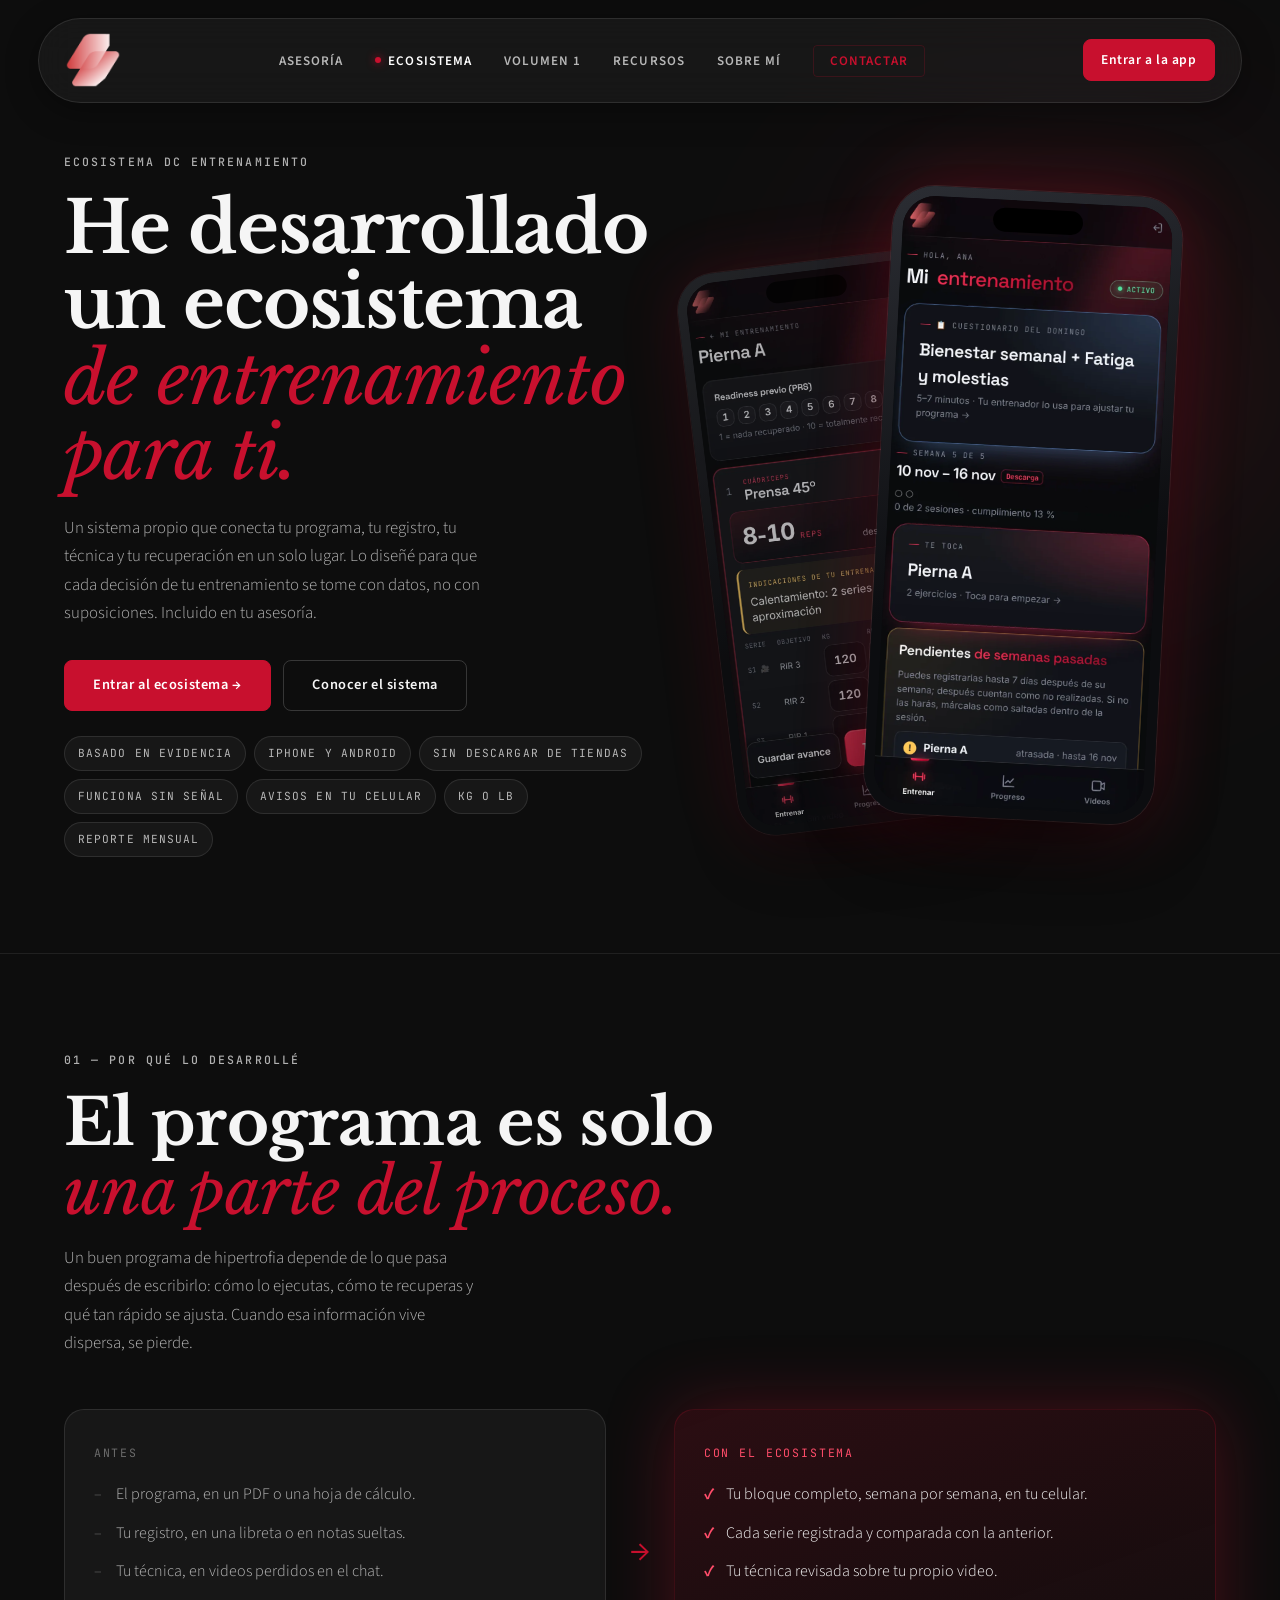
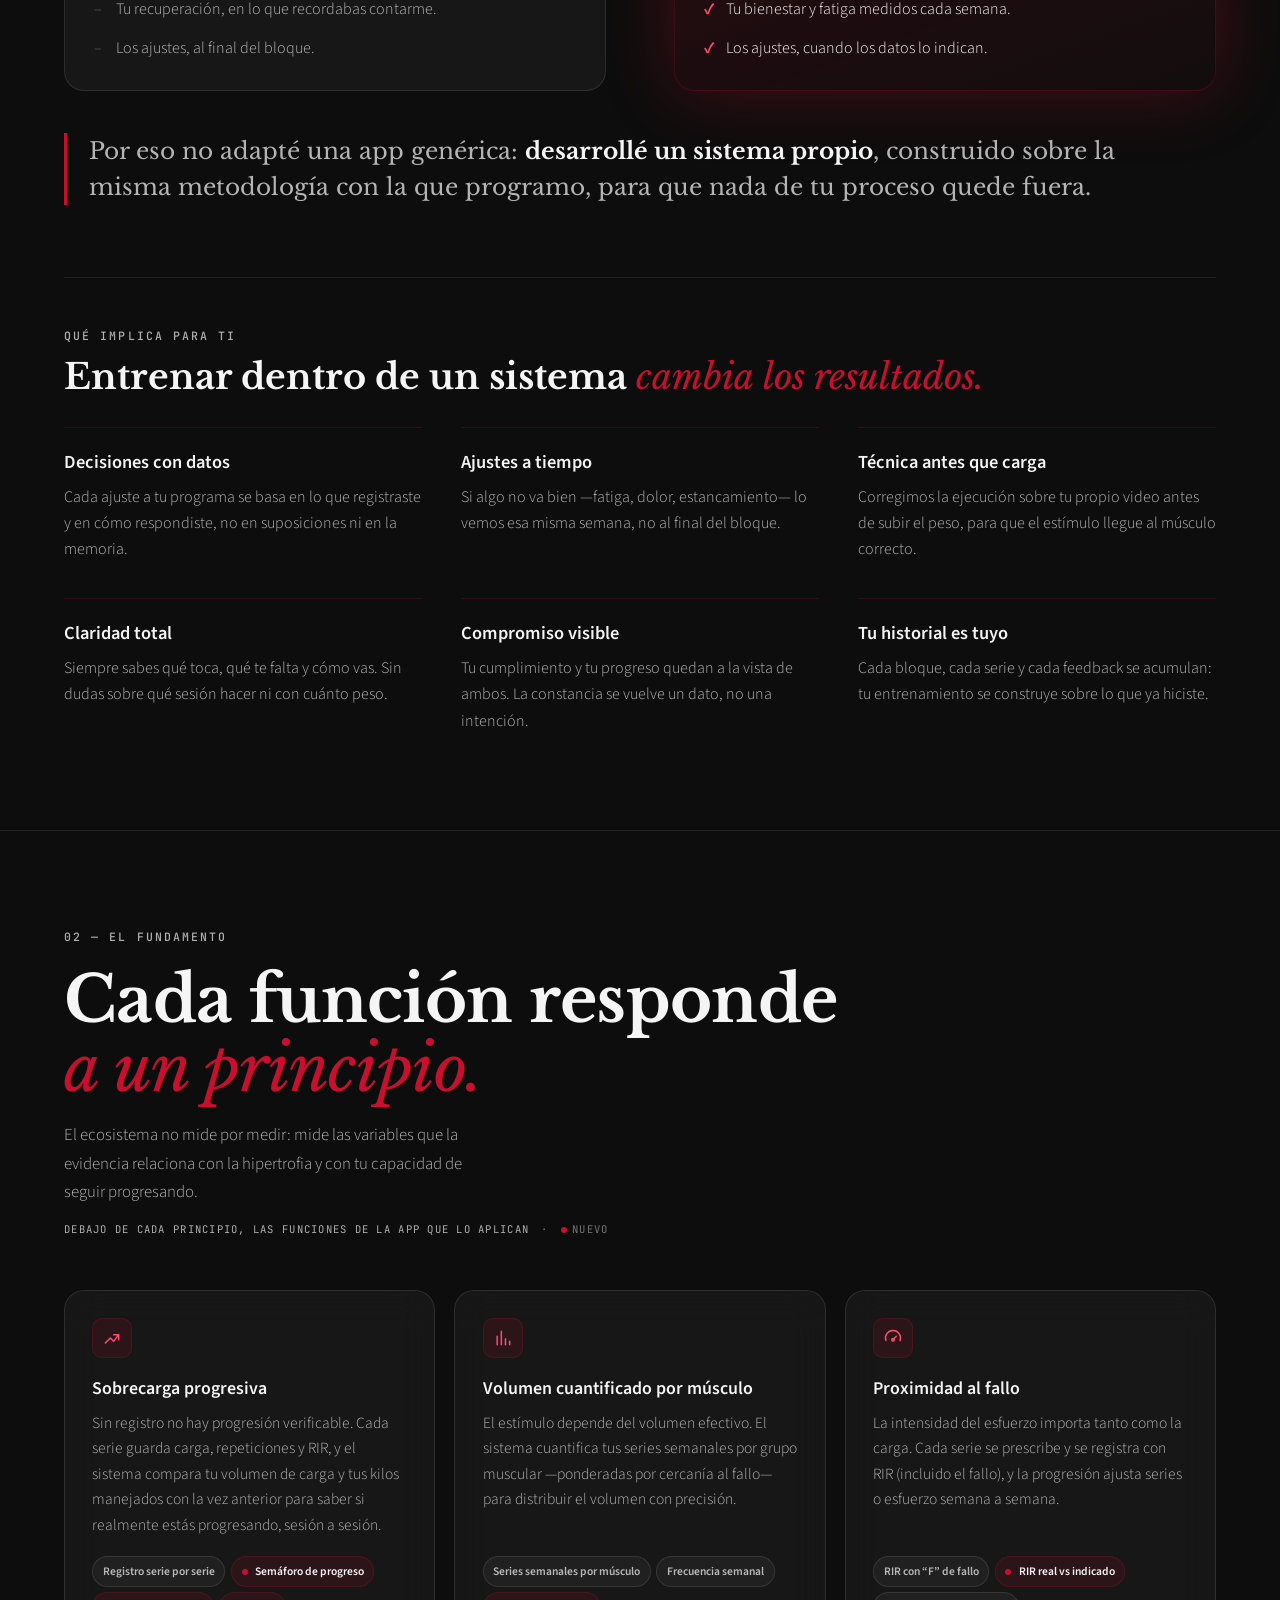
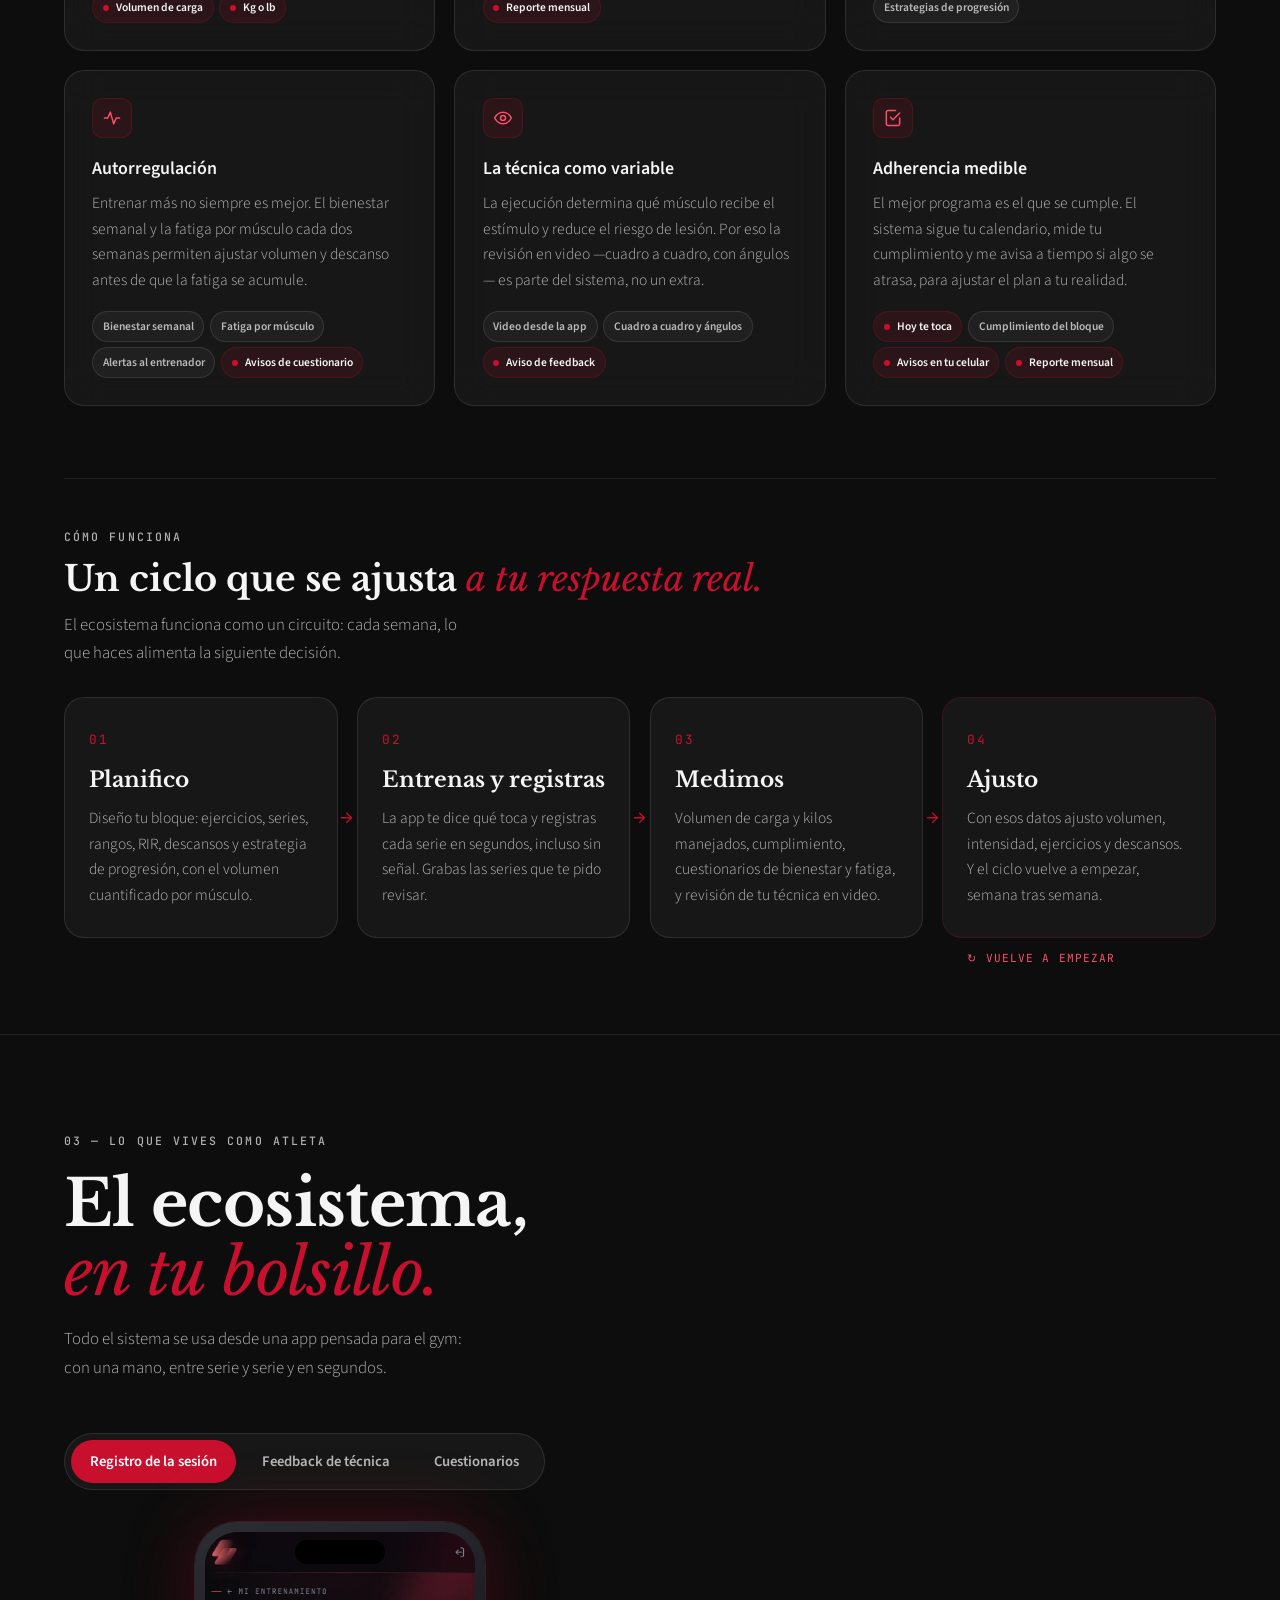
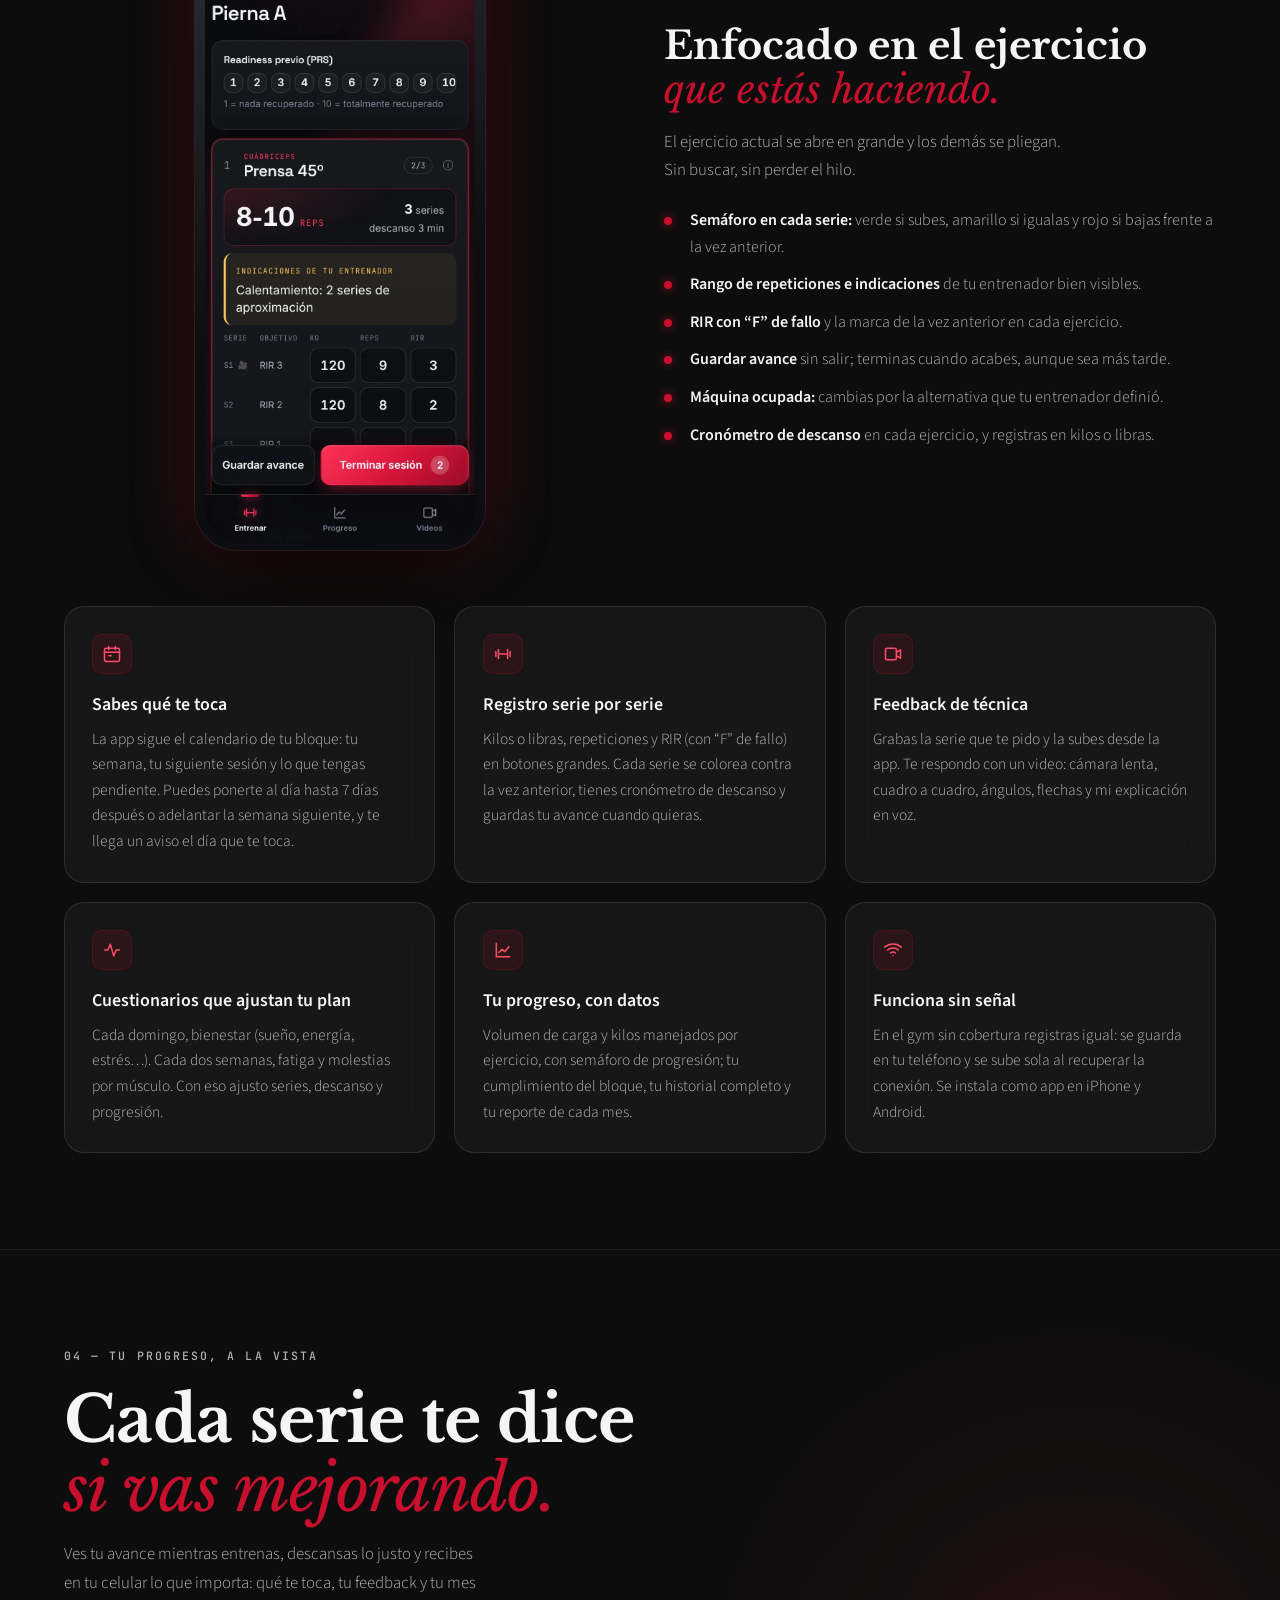
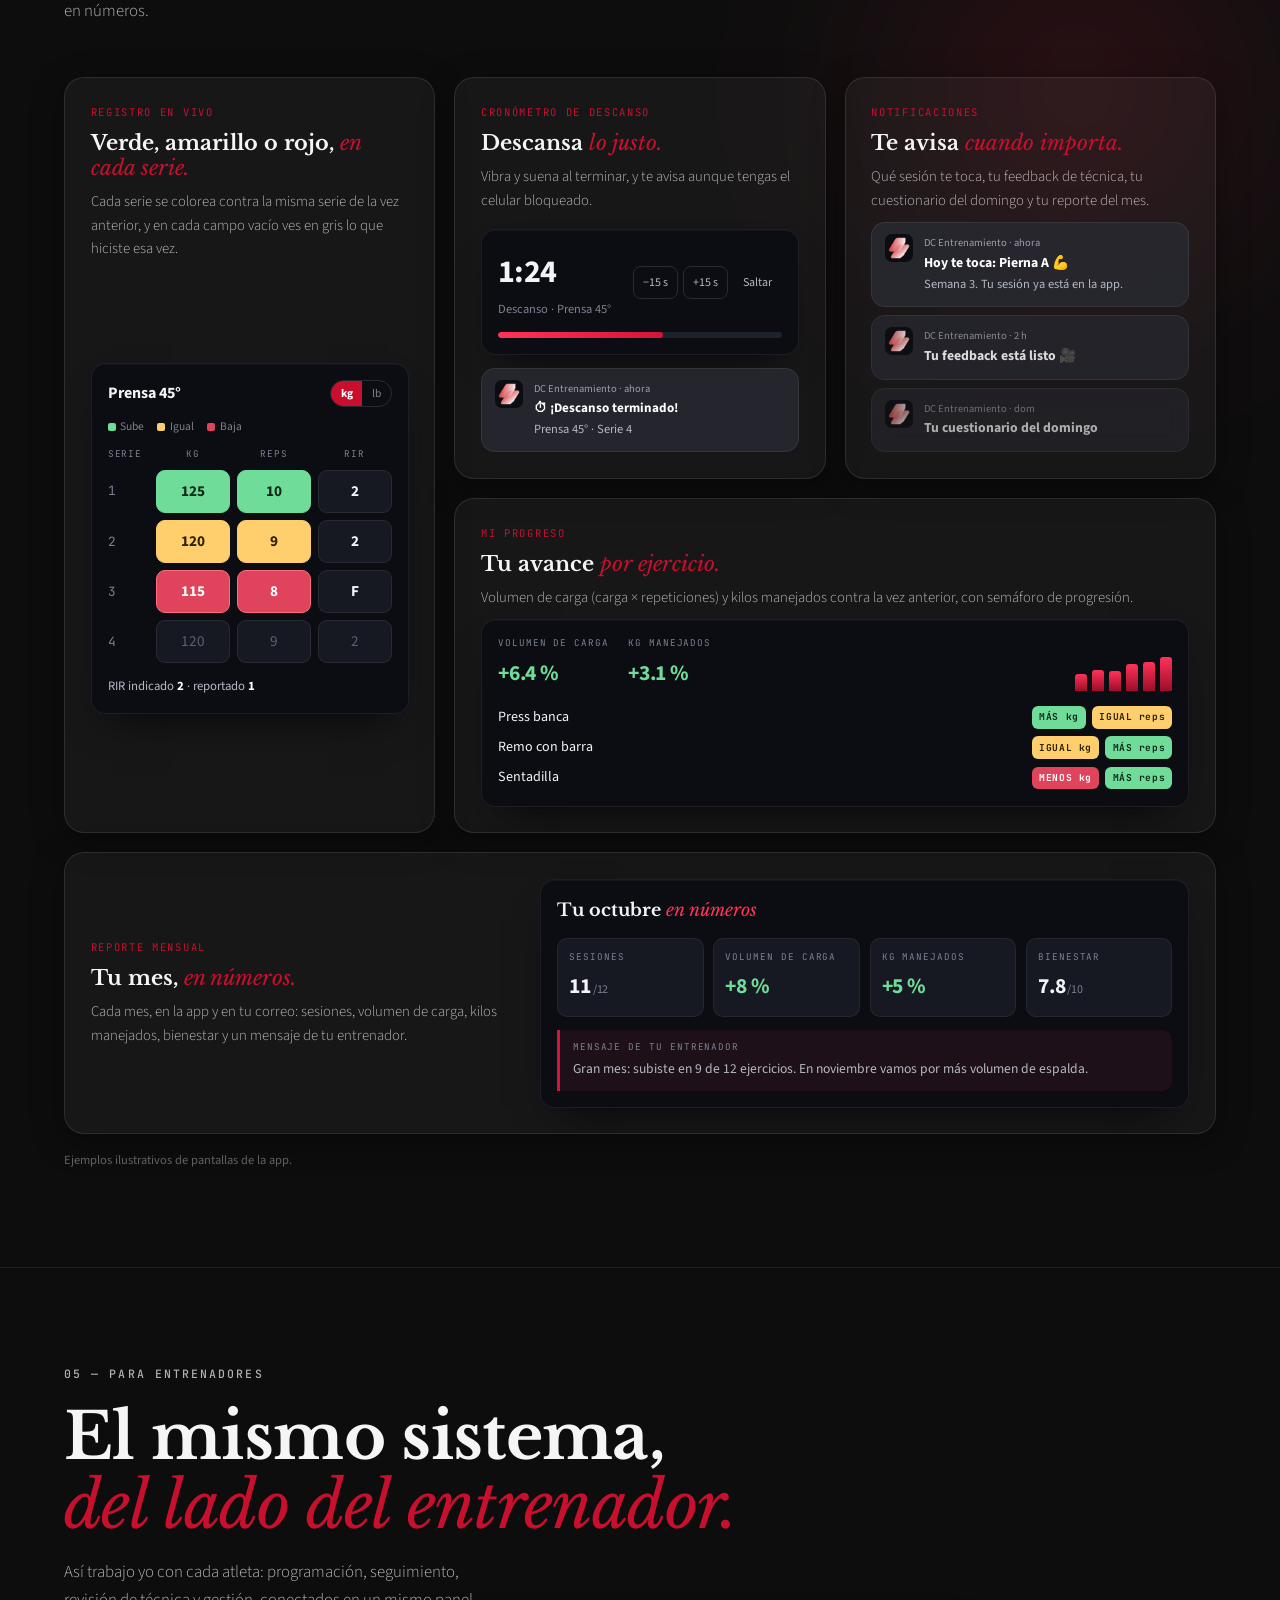
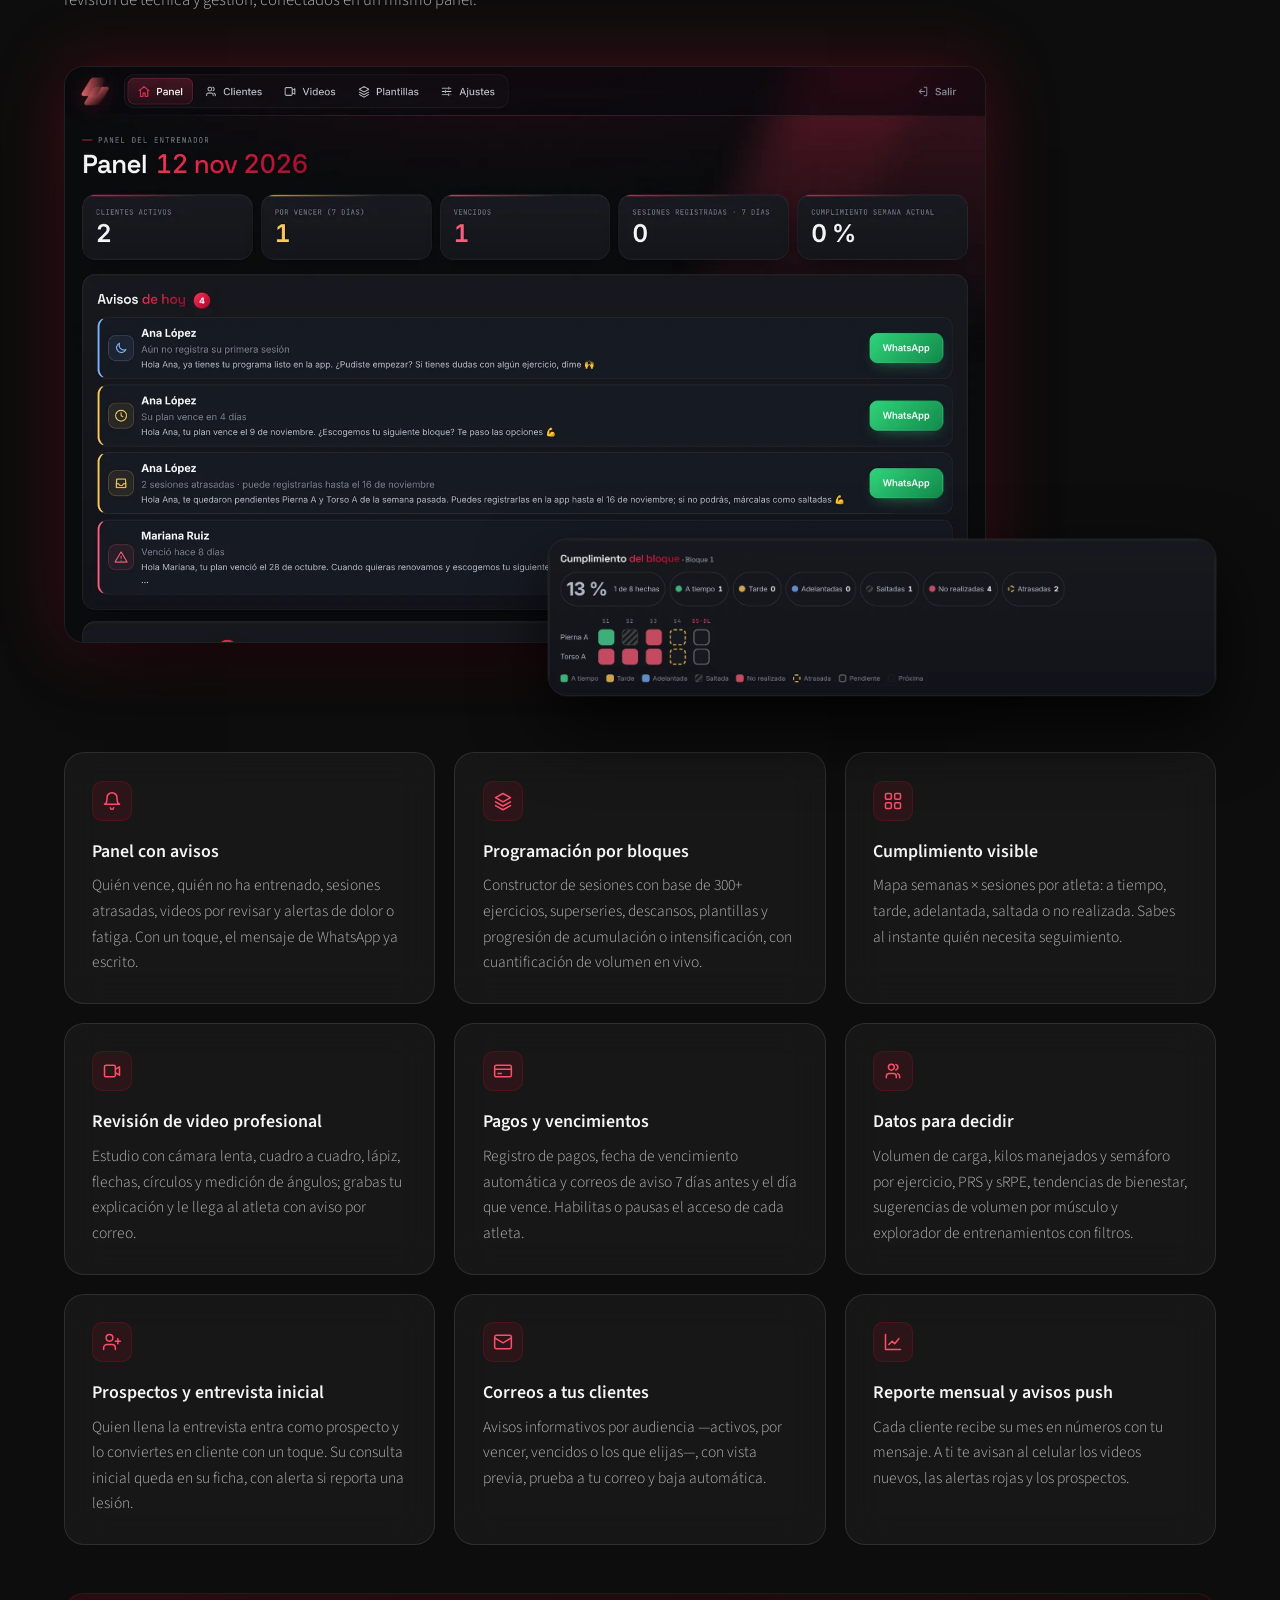
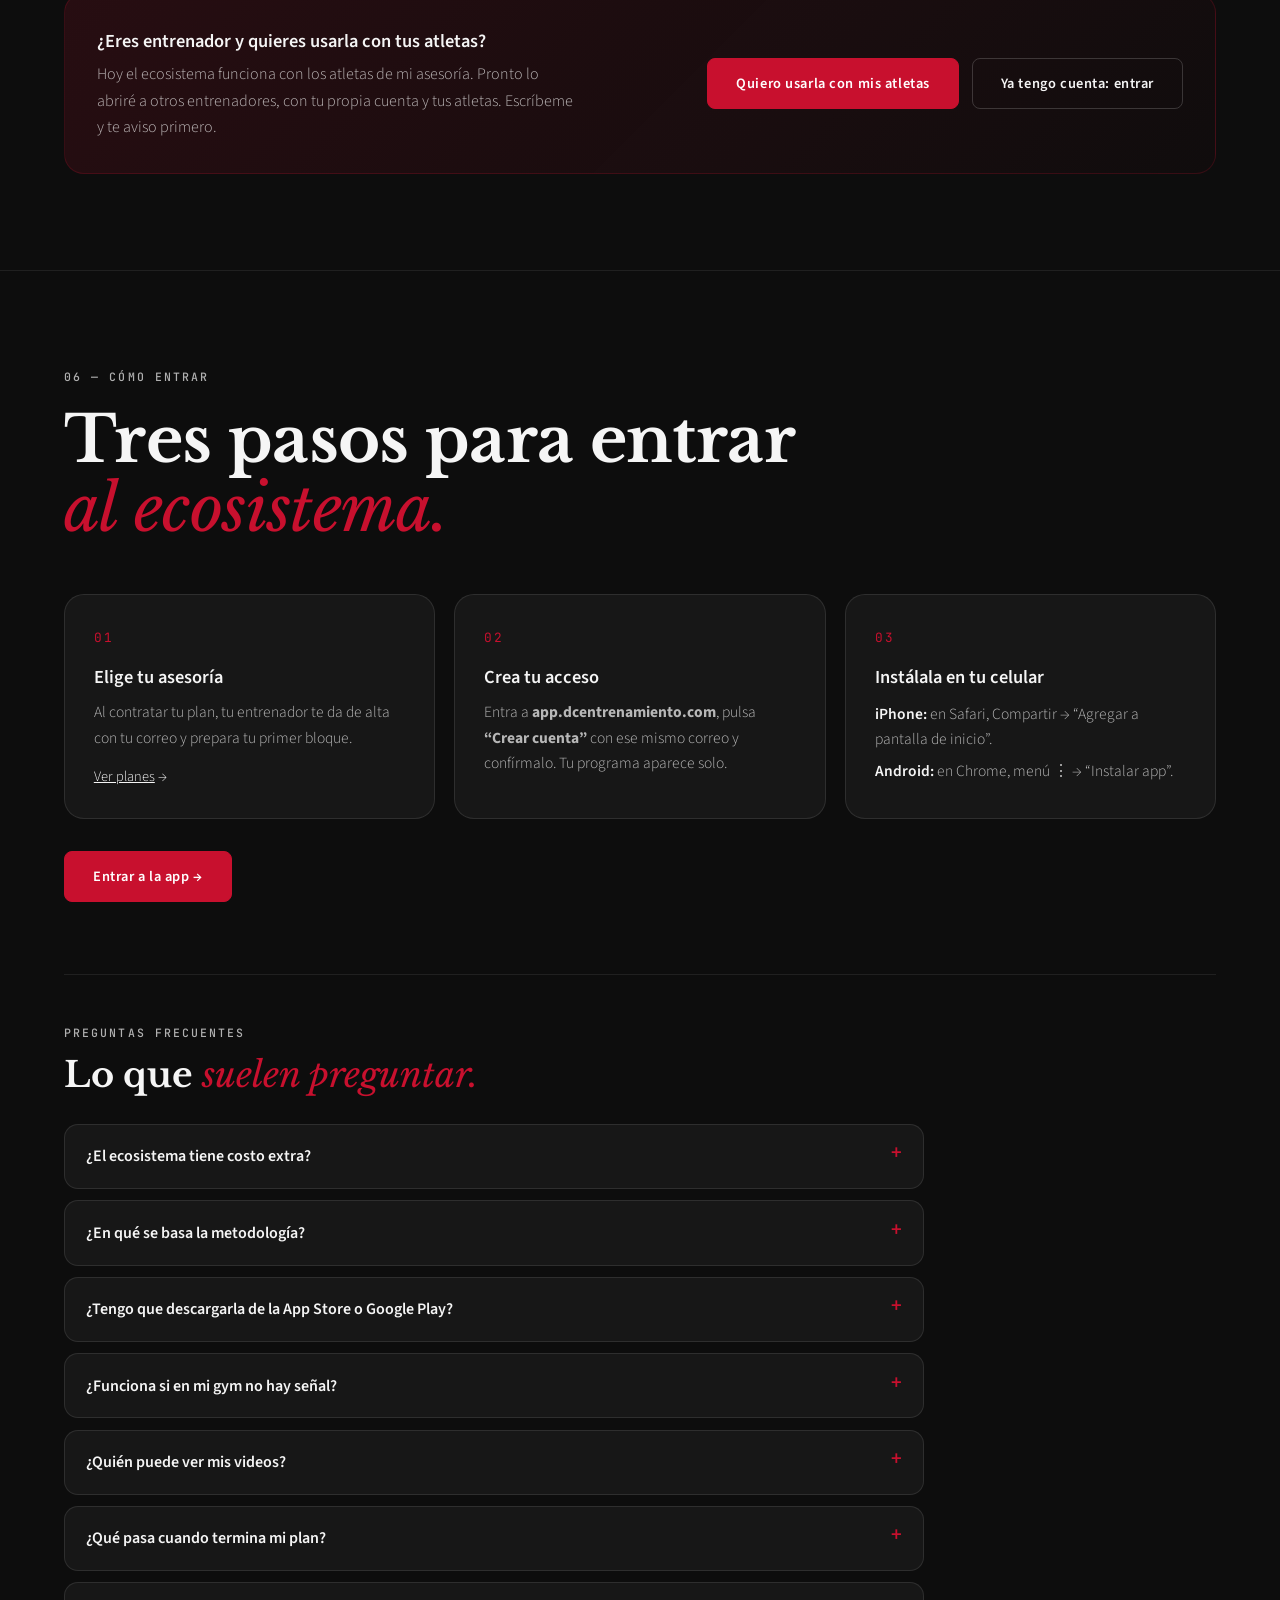
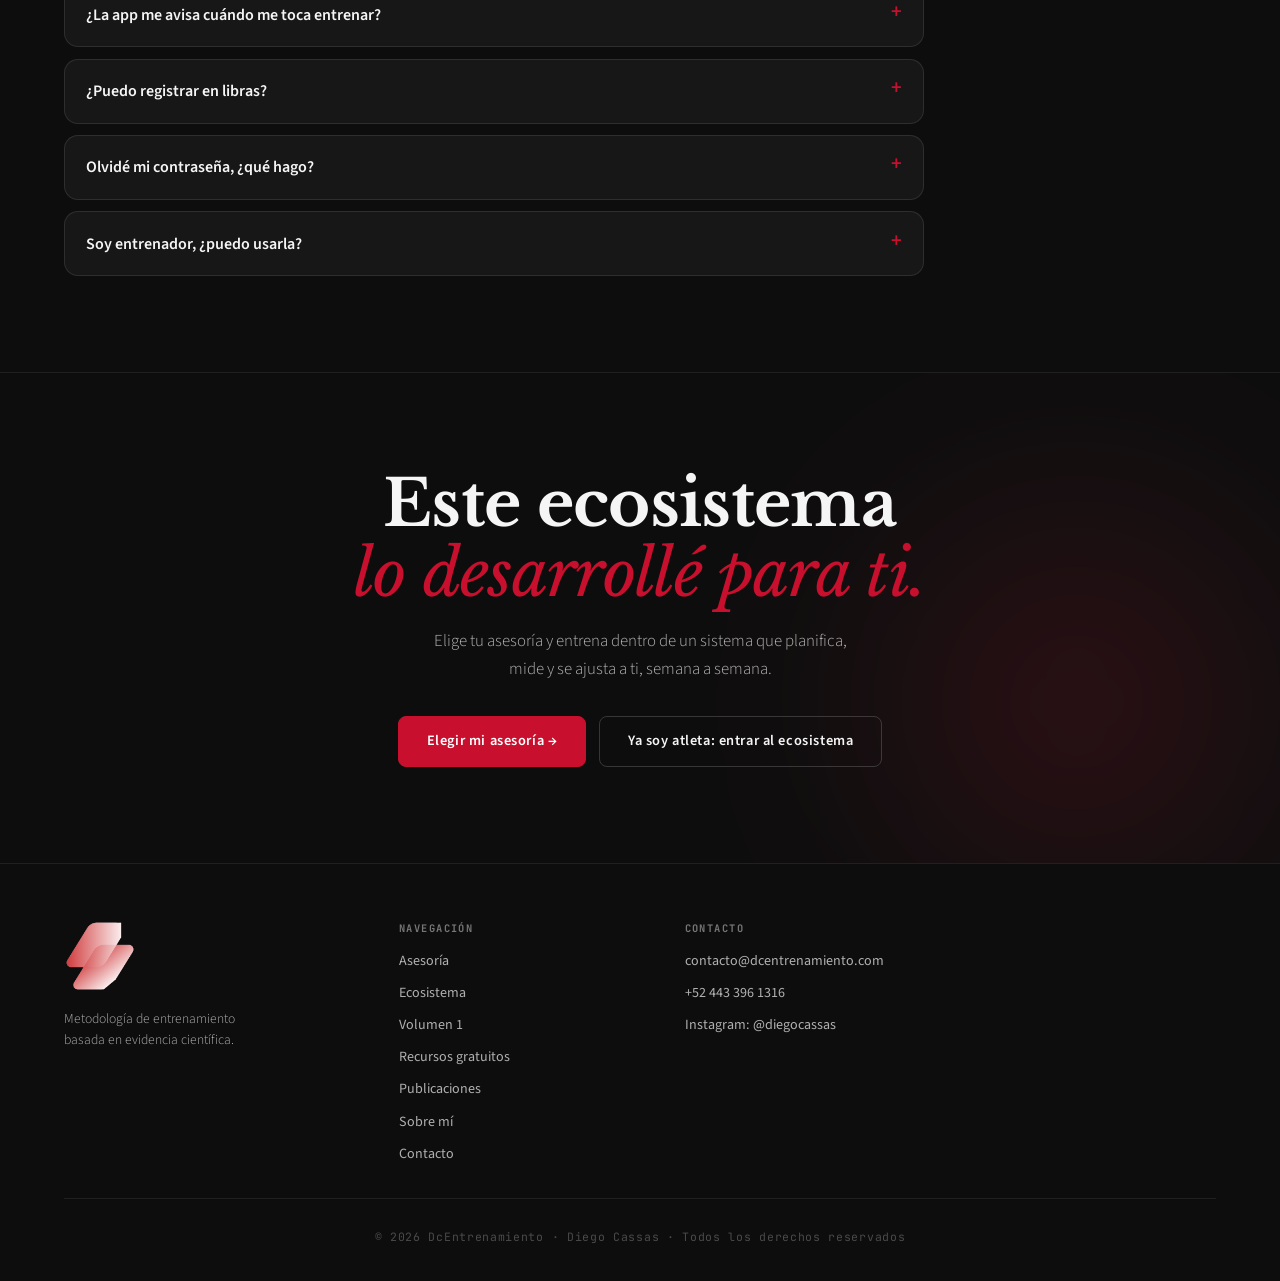
<file: app.html>
<!DOCTYPE html>
<html lang="es">
<head>
  <meta charset="UTF-8" />
  <meta name="viewport" content="width=device-width, initial-scale=1.0" />
  <title>Ecosistema DC Entrenamiento — Un sistema de entrenamiento desarrollado para ti</title>
  <meta name="description" content="Desarrollé un ecosistema de entrenamiento de hipertrofia: programa, registro, técnica y recuperación conectados en una app, para que cada ajuste se base en datos. Incluido en la asesoría de DC Entrenamiento." />
  <meta property="og:title" content="He desarrollado un ecosistema de entrenamiento para ti — DC Entrenamiento" />
  <meta property="og:description" content="Programa, registro, técnica y recuperación conectados en un solo sistema, para que cada decisión de tu entrenamiento se tome con datos." />
  <meta property="og:type" content="website" />
  <meta property="og:url" content="https://www.dcentrenamiento.com/app.html" />
  <meta property="og:image" content="https://www.dcentrenamiento.com/assets/img/app/panel.webp" />
  <link rel="icon" type="image/png" href="assets/img/favicon.png" />
  <link rel="apple-touch-icon" href="assets/img/apple-touch-icon.png" />
  <link rel="preconnect" href="https://fonts.googleapis.com" />
  <link rel="preconnect" href="https://fonts.gstatic.com" crossorigin />
  <link href="https://fonts.googleapis.com/css2?family=Libre+Baskerville:ital,wght@0,400;0,700;1,400&family=Source+Sans+3:wght@300;400;600;700&family=JetBrains+Mono:wght@400;500&display=swap" rel="stylesheet" />
  <link rel="stylesheet" href="styles.css?v=20261117b" />
</head>
<body class="dcapp-page">

  <!-- ─── NAV ─── -->
  <nav class="nav" id="nav" role="navigation" aria-label="Navegación principal">
    <a href="index.html#inicio" class="nav-logo" aria-label="DcEntrenamiento inicio">
      <img src="assets/img/logo.png" alt="DcEntrenamiento" class="nav-logo-img" />
    </a>
    <ul class="nav-links" role="list">
      <li><a href="index.html#asesoria" class="nav-link">Asesoría</a></li>
      <li><a href="#origen" class="nav-link nav-link--app" aria-current="page">Ecosistema</a></li>
      <li><a href="index.html#recursos" class="nav-link">Volumen 1</a></li>
      <li><a href="index.html#herramienta" class="nav-link">Recursos</a></li>
      <li><a href="index.html#sobre" class="nav-link">Sobre mí</a></li>
      <li><a href="index.html#contacto" class="nav-link nav-link--cta">Contactar</a></li>
    </ul>
    <div class="nav-actions">
      <a href="https://app.dcentrenamiento.com" class="btn btn--primary dcapp-nav-cta">Entrar a la app</a>
      <button class="nav-burger" aria-label="Abrir menú" aria-expanded="false" aria-controls="nav-mobile">
        <span></span><span></span><span></span>
      </button>
    </div>
  </nav>

  <div class="nav-mobile" id="nav-mobile" aria-hidden="true" role="dialog" aria-label="Menú móvil">
    <button class="nav-mobile-close" aria-label="Cerrar menú">✕</button>
    <ul role="list">
      <li><a href="https://app.dcentrenamiento.com" class="nav-mobile-link nav-mobile-link--cta">Entrar a la app</a></li>
      <li><a href="#origen" class="nav-mobile-link">Por qué lo desarrollé</a></li>
      <li><a href="#fundamento" class="nav-mobile-link">El fundamento</a></li>
      <li><a href="#atletas" class="nav-mobile-link">Para atletas</a></li>
      <li><a href="#progreso" class="nav-mobile-link">Tu progreso</a></li>
      <li><a href="#entrenadores" class="nav-mobile-link">Para entrenadores</a></li>
      <li><a href="#entrar" class="nav-mobile-link">Cómo entrar</a></li>
      <li><a href="#preguntas" class="nav-mobile-link">Preguntas</a></li>
      <li><a href="index.html#asesoria" class="nav-mobile-link">Asesoría</a></li>
      <li><a href="index.html" class="nav-mobile-link">Inicio</a></li>
    </ul>
  </div>
  <div class="nav-overlay" aria-hidden="true"></div>

  <main>
    <!-- ─── HERO ─── -->
    <section class="dcapp-hero" aria-labelledby="hero-title">
      <div class="orb-bg dcapp-orb" aria-hidden="true"></div>
      <div class="dcapp-inner">
        <div>
          <p class="section-kicker">Ecosistema DC Entrenamiento</p>
          <h1 class="dcapp-title" id="hero-title">He desarrollado un ecosistema<br><em>de entrenamiento para ti.</em></h1>
          <p class="section-sub">Un sistema propio que conecta tu programa, tu registro, tu técnica y tu recuperación en un solo lugar. Lo diseñé para que cada decisión de tu entrenamiento se tome con datos, no con suposiciones. Incluido en tu asesoría.</p>
          <div class="dcapp-ctas" style="margin-top:2rem">
            <a href="https://app.dcentrenamiento.com" class="btn btn--primary">Entrar al ecosistema →</a>
            <a href="#origen" class="btn btn--ghost">Conocer el sistema</a>
          </div>
          <div class="dcapp-chips" aria-label="Características">
            <span class="dcapp-chip">Basado en evidencia</span>
            <span class="dcapp-chip">iPhone y Android</span>
            <span class="dcapp-chip">Sin descargar de tiendas</span>
            <span class="dcapp-chip">Funciona sin señal</span>
            <span class="dcapp-chip">Avisos en tu celular</span>
            <span class="dcapp-chip">Kg o lb</span>
            <span class="dcapp-chip">Reporte mensual</span>
          </div>
        </div>
        <div class="dcapp-visual" aria-hidden="true">
          <figure class="dcapp-phone dcapp-phone--back"><img src="assets/img/app/sesion.webp" alt="" width="390" height="844" decoding="async" /></figure>
          <figure class="dcapp-phone"><img src="assets/img/app/inicio.webp" alt="" width="390" height="844" fetchpriority="high" decoding="async" /></figure>
        </div>
      </div>
    </section>


    <!-- ─── ORIGEN ─── -->
    <section class="dcapp-section" id="origen" aria-labelledby="origen-heading">
      <div class="dcapp-wrap">
        <div class="section-header reveal" data-reveal>
          <p class="section-kicker">01 — Por qué lo desarrollé</p>
          <h2 class="section-heading" id="origen-heading">El programa es solo<br><em>una parte del proceso.</em></h2>
          <p class="section-sub">Un buen programa de hipertrofia depende de lo que pasa después de escribirlo: cómo lo ejecutas, cómo te recuperas y qué tan rápido se ajusta. Cuando esa información vive dispersa, se pierde.</p>
        </div>
        <div class="dcapp-vs reveal" data-reveal>
          <div class="dcapp-vs-col dcapp-vs-col--antes">
            <span class="dcapp-vs-tag">Antes</span>
            <ul>
              <li>El programa, en un PDF o una hoja de cálculo.</li>
              <li>Tu registro, en una libreta o en notas sueltas.</li>
              <li>Tu técnica, en videos perdidos en el chat.</li>
              <li>Tu recuperación, en lo que recordabas contarme.</li>
              <li>Los ajustes, al final del bloque.</li>
            </ul>
          </div>
          <div class="dcapp-vs-arrow" aria-hidden="true">→</div>
          <div class="dcapp-vs-col dcapp-vs-col--ahora">
            <span class="dcapp-vs-tag">Con el ecosistema</span>
            <ul>
              <li>Tu bloque completo, semana por semana, en tu celular.</li>
              <li>Cada serie registrada y comparada con la anterior.</li>
              <li>Tu técnica revisada sobre tu propio video.</li>
              <li>Tu bienestar y fatiga medidos cada semana.</li>
              <li>Los ajustes, cuando los datos lo indican.</li>
            </ul>
          </div>
        </div>
        <p class="dcapp-quote reveal" data-reveal>Por eso no adapté una app genérica: <strong>desarrollé un sistema propio</strong>, construido sobre la misma metodología con la que programo, para que nada de tu proceso quede fuera.</p>

        <div class="dcapp-sub" id="implicaciones">
        <div class="subsection-header reveal" data-reveal>
          <p class="section-kicker">Qué implica para ti</p>
          <h3 class="subsection-heading" id="impl-heading">Entrenar dentro de un sistema <em>cambia los resultados.</em></h3>
        </div>
        <p class="swipe-hint" aria-hidden="true">Desliza para ver más →</p>
        <div class="dcapp-impl">
          <div class="reveal" data-reveal><strong>Decisiones con datos</strong><p>Cada ajuste a tu programa se basa en lo que registraste y en cómo respondiste, no en suposiciones ni en la memoria.</p></div>
          <div class="reveal" data-reveal><strong>Ajustes a tiempo</strong><p>Si algo no va bien —fatiga, dolor, estancamiento— lo vemos esa misma semana, no al final del bloque.</p></div>
          <div class="reveal" data-reveal><strong>Técnica antes que carga</strong><p>Corregimos la ejecución sobre tu propio video antes de subir el peso, para que el estímulo llegue al músculo correcto.</p></div>
          <div class="reveal" data-reveal><strong>Claridad total</strong><p>Siempre sabes qué toca, qué te falta y cómo vas. Sin dudas sobre qué sesión hacer ni con cuánto peso.</p></div>
          <div class="reveal" data-reveal><strong>Compromiso visible</strong><p>Tu cumplimiento y tu progreso quedan a la vista de ambos. La constancia se vuelve un dato, no una intención.</p></div>
          <div class="reveal" data-reveal><strong>Tu historial es tuyo</strong><p>Cada bloque, cada serie y cada feedback se acumulan: tu entrenamiento se construye sobre lo que ya hiciste.</p></div>
        </div>
        </div>
      </div>
    </section>

    <!-- ─── FUNDAMENTO ─── -->
    <section class="dcapp-section" id="fundamento" aria-labelledby="fundamento-heading">
      <div class="dcapp-wrap">
        <div class="section-header reveal" data-reveal>
          <p class="section-kicker">02 — El fundamento</p>
          <h2 class="section-heading" id="fundamento-heading">Cada función responde<br><em>a un principio.</em></h2>
          <p class="section-sub">El ecosistema no mide por medir: mide las variables que la evidencia relaciona con la hipertrofia y con tu capacidad de seguir progresando.</p>
          <p class="feature-chips-note">Debajo de cada principio, las funciones de la app que lo aplican <span class="feature-chips-legend">· <i></i>Nuevo</span></p>
        </div>
        <p class="swipe-hint" aria-hidden="true">Desliza para ver más →</p>
        <div class="dcapp-grid">
          <article class="dcapp-card reveal" data-reveal><span class="dcapp-ico" aria-hidden="true"><svg viewBox="0 0 24 24" fill="none" stroke="currentColor" stroke-width="1.8" stroke-linecap="round" stroke-linejoin="round"><path d="M4 18l6-6 4 4 6-8M14 8h6v6"/></svg></span><h3>Sobrecarga progresiva</h3><p>Sin registro no hay progresión verificable. Cada serie guarda carga, repeticiones y RIR, y el sistema compara tu volumen de carga y tus kilos manejados con la vez anterior para saber si realmente estás progresando, sesión a sesión.</p><ul class="feature-chips feature-chips--card" role="list" aria-label="En la app"><li>Registro serie por serie</li><li class="is-new">Semáforo de progreso</li><li class="is-new">Volumen de carga</li><li class="is-new">Kg o lb</li></ul></article>
          <article class="dcapp-card reveal" data-reveal><span class="dcapp-ico" aria-hidden="true"><svg viewBox="0 0 24 24" fill="none" stroke="currentColor" stroke-width="1.8" stroke-linecap="round" stroke-linejoin="round"><path d="M5 20V10M10 20V4M15 20v-7M20 20v-4"/></svg></span><h3>Volumen cuantificado por músculo</h3><p>El estímulo depende del volumen efectivo. El sistema cuantifica tus series semanales por grupo muscular —ponderadas por cercanía al fallo— para distribuir el volumen con precisión.</p><ul class="feature-chips feature-chips--card" role="list" aria-label="En la app"><li>Series semanales por músculo</li><li>Frecuencia semanal</li><li class="is-new">Reporte mensual</li></ul></article>
          <article class="dcapp-card reveal" data-reveal><span class="dcapp-ico" aria-hidden="true"><svg viewBox="0 0 24 24" fill="none" stroke="currentColor" stroke-width="1.8" stroke-linecap="round" stroke-linejoin="round"><path d="M12 14l4-4M3.5 15a9 9 0 1 1 17 0"/><circle cx="12" cy="14" r="1.5"/></svg></span><h3>Proximidad al fallo</h3><p>La intensidad del esfuerzo importa tanto como la carga. Cada serie se prescribe y se registra con RIR (incluido el fallo), y la progresión ajusta series o esfuerzo semana a semana.</p><ul class="feature-chips feature-chips--card" role="list" aria-label="En la app"><li>RIR con “F” de fallo</li><li class="is-new">RIR real vs indicado</li><li>Estrategias de progresión</li></ul></article>
          <article class="dcapp-card reveal" data-reveal><span class="dcapp-ico" aria-hidden="true"><svg viewBox="0 0 24 24" fill="none" stroke="currentColor" stroke-width="1.8" stroke-linecap="round" stroke-linejoin="round"><path d="M3 12h4l3-7 4 14 3-7h4"/></svg></span><h3>Autorregulación</h3><p>Entrenar más no siempre es mejor. El bienestar semanal y la fatiga por músculo cada dos semanas permiten ajustar volumen y descanso antes de que la fatiga se acumule.</p><ul class="feature-chips feature-chips--card" role="list" aria-label="En la app"><li>Bienestar semanal</li><li>Fatiga por músculo</li><li>Alertas al entrenador</li><li class="is-new">Avisos de cuestionario</li></ul></article>
          <article class="dcapp-card reveal" data-reveal><span class="dcapp-ico" aria-hidden="true"><svg viewBox="0 0 24 24" fill="none" stroke="currentColor" stroke-width="1.8" stroke-linecap="round" stroke-linejoin="round"><path d="M2 12s3.5-7 10-7 10 7 10 7-3.5 7-10 7S2 12 2 12z"/><circle cx="12" cy="12" r="3"/></svg></span><h3>La técnica como variable</h3><p>La ejecución determina qué músculo recibe el estímulo y reduce el riesgo de lesión. Por eso la revisión en video —cuadro a cuadro, con ángulos— es parte del sistema, no un extra.</p><ul class="feature-chips feature-chips--card" role="list" aria-label="En la app"><li>Video desde la app</li><li>Cuadro a cuadro y ángulos</li><li class="is-new">Aviso de feedback</li></ul></article>
          <article class="dcapp-card reveal" data-reveal><span class="dcapp-ico" aria-hidden="true"><svg viewBox="0 0 24 24" fill="none" stroke="currentColor" stroke-width="1.8" stroke-linecap="round" stroke-linejoin="round"><path d="M9 11l3 3 8-8"/><path d="M20 12v7a2 2 0 0 1-2 2H6a2 2 0 0 1-2-2V5a2 2 0 0 1 2-2h9"/></svg></span><h3>Adherencia medible</h3><p>El mejor programa es el que se cumple. El sistema sigue tu calendario, mide tu cumplimiento y me avisa a tiempo si algo se atrasa, para ajustar el plan a tu realidad.</p><ul class="feature-chips feature-chips--card" role="list" aria-label="En la app"><li class="is-new">Hoy te toca</li><li>Cumplimiento del bloque</li><li class="is-new">Avisos en tu celular</li><li class="is-new">Reporte mensual</li></ul></article>
        </div>

        <div class="dcapp-sub" id="ciclo">
        <div class="subsection-header reveal" data-reveal>
          <p class="section-kicker">Cómo funciona</p>
          <h3 class="subsection-heading" id="ciclo-heading">Un ciclo que se ajusta <em>a tu respuesta real.</em></h3>
          <p class="section-sub">El ecosistema funciona como un circuito: cada semana, lo que haces alimenta la siguiente decisión.</p>
        </div>
        <p class="swipe-hint" aria-hidden="true">Desliza para ver más →</p>
        <ol class="dcapp-loop">
          <li class="reveal" data-reveal><span class="dcapp-loop-n">01</span><h3>Planifico</h3><p>Diseño tu bloque: ejercicios, series, rangos, RIR, descansos y estrategia de progresión, con el volumen cuantificado por músculo.</p></li>
          <li class="reveal" data-reveal><span class="dcapp-loop-n">02</span><h3>Entrenas y registras</h3><p>La app te dice qué toca y registras cada serie en segundos, incluso sin señal. Grabas las series que te pido revisar.</p></li>
          <li class="reveal" data-reveal><span class="dcapp-loop-n">03</span><h3>Medimos</h3><p>Volumen de carga y kilos manejados, cumplimiento, cuestionarios de bienestar y fatiga, y revisión de tu técnica en video.</p></li>
          <li class="reveal" data-reveal><span class="dcapp-loop-n">04</span><h3>Ajusto</h3><p>Con esos datos ajusto volumen, intensidad, ejercicios y descansos. Y el ciclo vuelve a empezar, semana tras semana.</p></li>
        </ol>
        </div>
      </div>
    </section>

    <!-- ─── ATLETAS ─── -->
    <section class="dcapp-section" id="atletas" aria-labelledby="atletas-heading">
      <div class="dcapp-wrap">
        <div class="section-header reveal" data-reveal>
          <p class="section-kicker">03 — Lo que vives como atleta</p>
          <h2 class="section-heading" id="atletas-heading">El ecosistema,<br><em>en tu bolsillo.</em></h2>
          <p class="section-sub">Todo el sistema se usa desde una app pensada para el gym: con una mano, entre serie y serie y en segundos.</p>
        </div>
        <div class="dcapp-tabs reveal" data-reveal data-tabs>
          <div class="dcapp-tablist" role="tablist" aria-label="Funciones de la app para atletas">
            <button class="dcapp-tab" type="button" role="tab" id="tab-registro" aria-controls="panel-registro" aria-selected="true">Registro de la sesión</button>
            <button class="dcapp-tab" type="button" role="tab" id="tab-video" aria-controls="panel-video" aria-selected="false" tabindex="-1">Feedback de técnica</button>
            <button class="dcapp-tab" type="button" role="tab" id="tab-quest" aria-controls="panel-quest" aria-selected="false" tabindex="-1">Cuestionarios</button>
          </div>
          <div class="dcapp-tabpanel" role="tabpanel" id="panel-registro" aria-labelledby="tab-registro">
            <div class="dcapp-split">
              <div class="dcapp-center">
                <figure class="dcapp-phone"><img src="assets/img/app/sesion.webp" alt="Registro de una sesión: rango de 8 a 10 repeticiones, indicaciones del entrenador y series con kilos, repeticiones y RIR" width="390" height="844" loading="lazy" decoding="async" /></figure>
              </div>
              <div>
                <p class="section-kicker">Registro de la sesión</p>
                <h3 id="registro-heading">Enfocado en el ejercicio<br><em>que estás haciendo.</em></h3>
                <p class="section-sub">El ejercicio actual se abre en grande y los demás se pliegan. Sin buscar, sin perder el hilo.</p>
                <ul class="dcapp-list">
                  <li><strong>Semáforo en cada serie:</strong> verde si subes, amarillo si igualas y rojo si bajas frente a la vez anterior.</li>
                  <li><strong>Rango de repeticiones e indicaciones</strong> de tu entrenador bien visibles.</li>
                  <li><strong>RIR con “F” de fallo</strong> y la marca de la vez anterior en cada ejercicio.</li>
                  <li><strong>Guardar avance</strong> sin salir; terminas cuando acabes, aunque sea más tarde.</li>
                  <li><strong>Máquina ocupada:</strong> cambias por la alternativa que tu entrenador definió.</li>
                  <li><strong>Cronómetro de descanso</strong> en cada ejercicio, y registras en kilos o libras.</li>
                </ul>
              </div>
            </div>
          </div>
          <div class="dcapp-tabpanel" role="tabpanel" id="panel-video" aria-labelledby="tab-video">
            <div class="dcapp-split dcapp-split--rev">
              <div>
                <figure class="dcapp-shot"><img src="assets/img/app/estudio.webp" alt="Estudio de revisión de video con ángulo de rodilla de 85 grados, flecha y círculo dibujados sobre una sentadilla" width="1400" height="1323" loading="lazy" decoding="async" /></figure>
              </div>
              <div>
                <p class="section-kicker">Feedback de técnica</p>
                <h3 id="video-heading">Como revisarte<br><em>en persona.</em></h3>
                <p class="section-sub">Subes tu serie desde la app y recibes un video con la explicación, no solo un “bien hecho”.</p>
                <ul class="dcapp-list">
                  <li><strong>Cámara lenta y cuadro a cuadro</strong> para ver lo que a velocidad normal no se nota.</li>
                  <li><strong>Ángulos, flechas y trazos</strong> sobre tu propio video, con mi voz.</li>
                  <li><strong>Se optimiza en tu teléfono</strong> antes de subir: rápido y sin gastar tus datos.</li>
                  <li><strong>Privado:</strong> solo tú y tu entrenador lo ven; se borra a los 60 días.</li>
                </ul>
              </div>
            </div>
          </div>
          <div class="dcapp-tabpanel" role="tabpanel" id="panel-quest" aria-labelledby="tab-quest">
            <div class="dcapp-split">
              <div class="dcapp-center">
                <figure class="dcapp-phone"><img src="assets/img/app/cuestionario.webp" alt="Cuestionario de bienestar semanal con escalas de sueño, energía, dolor y estrés" width="390" height="844" loading="lazy" decoding="async" /></figure>
              </div>
              <div>
                <p class="section-kicker">Cuestionarios</p>
                <h3 id="quest-heading">Tu recuperación<br><em>también cuenta.</em></h3>
                <p class="section-sub">Dos a siete minutos el domingo. Con tus respuestas ajusto tu programa antes de que el cansancio se acumule.</p>
                <ul class="dcapp-list">
                  <li><strong>Bienestar semanal:</strong> sueño, energía, dolor, estrés, ánimo, peso, pasos y alimentación.</li>
                  <li><strong>Fatiga y molestias cada 2 semanas:</strong> recuperación y pump por músculo, y dónde te molesta y con qué ejercicio.</li>
                  <li><strong>Alertas para tu entrenador</strong> si algo no va bien, para actuar a tiempo.</li>
                </ul>
              </div>
            </div>
          </div>
        </div>
        <p class="swipe-hint" aria-hidden="true">Desliza para ver más →</p>
        <div class="dcapp-grid dcapp-grid--after-tabs">
          <article class="dcapp-card reveal" data-reveal><span class="dcapp-ico" aria-hidden="true"><svg viewBox="0 0 24 24" fill="none" stroke="currentColor" stroke-width="1.8" stroke-linecap="round" stroke-linejoin="round"><rect x="3" y="5" width="18" height="16" rx="2"/><path d="M16 3v4M8 3v4M3 10h18M8 14h3"/></svg></span><h3>Sabes qué te toca</h3><p>La app sigue el calendario de tu bloque: tu semana, tu siguiente sesión y lo que tengas pendiente. Puedes ponerte al día hasta 7 días después o adelantar la semana siguiente, y te llega un aviso el día que te toca.</p></article>
          <article class="dcapp-card reveal" data-reveal><span class="dcapp-ico" aria-hidden="true"><svg viewBox="0 0 24 24" fill="none" stroke="currentColor" stroke-width="1.8" stroke-linecap="round" stroke-linejoin="round"><path d="M6.5 6.5v11M17.5 6.5v11M3.5 9v6M20.5 9v6M6.5 12h11"/></svg></span><h3>Registro serie por serie</h3><p>Kilos o libras, repeticiones y RIR (con “F” de fallo) en botones grandes. Cada serie se colorea contra la vez anterior, tienes cronómetro de descanso y guardas tu avance cuando quieras.</p></article>
          <article class="dcapp-card reveal" data-reveal><span class="dcapp-ico" aria-hidden="true"><svg viewBox="0 0 24 24" fill="none" stroke="currentColor" stroke-width="1.8" stroke-linecap="round" stroke-linejoin="round"><path d="M3 7a2 2 0 0 1 2-2h9a2 2 0 0 1 2 2v10a2 2 0 0 1-2 2H5a2 2 0 0 1-2-2zM16 10l5-3v10l-5-3"/></svg></span><h3>Feedback de técnica</h3><p>Grabas la serie que te pido y la subes desde la app. Te respondo con un video: cámara lenta, cuadro a cuadro, ángulos, flechas y mi explicación en voz.</p></article>
          <article class="dcapp-card reveal" data-reveal><span class="dcapp-ico" aria-hidden="true"><svg viewBox="0 0 24 24" fill="none" stroke="currentColor" stroke-width="1.8" stroke-linecap="round" stroke-linejoin="round"><path d="M3 12h4l3-7 4 14 3-7h4"/></svg></span><h3>Cuestionarios que ajustan tu plan</h3><p>Cada domingo, bienestar (sueño, energía, estrés…). Cada dos semanas, fatiga y molestias por músculo. Con eso ajusto series, descanso y progresión.</p></article>
          <article class="dcapp-card reveal" data-reveal><span class="dcapp-ico" aria-hidden="true"><svg viewBox="0 0 24 24" fill="none" stroke="currentColor" stroke-width="1.8" stroke-linecap="round" stroke-linejoin="round"><path d="M4 20V4M4 20h16M7 15l4-4 3 3 5-6"/></svg></span><h3>Tu progreso, con datos</h3><p>Volumen de carga y kilos manejados por ejercicio, con semáforo de progresión; tu cumplimiento del bloque, tu historial completo y tu reporte de cada mes.</p></article>
          <article class="dcapp-card reveal" data-reveal><span class="dcapp-ico" aria-hidden="true"><svg viewBox="0 0 24 24" fill="none" stroke="currentColor" stroke-width="1.8" stroke-linecap="round" stroke-linejoin="round"><path d="M2 8.5a15 15 0 0 1 20 0M5.5 12a10 10 0 0 1 13 0M9 15.5a5 5 0 0 1 6 0M12 19h0"/></svg></span><h3>Funciona sin señal</h3><p>En el gym sin cobertura registras igual: se guarda en tu teléfono y se sube sola al recuperar la conexión. Se instala como app en iPhone y Android.</p></article>
        </div>
      </div>
    </section>

    <!-- ─── TU PROGRESO, A LA VISTA (funciones nuevas) ─── -->
    <section class="dcapp-section" id="progreso" aria-labelledby="progreso-heading">
      <div class="orb-bg dcapp-orb" aria-hidden="true"></div>
      <div class="dcapp-wrap">
        <div class="section-header reveal" data-reveal>
          <p class="section-kicker">04 — Tu progreso, a la vista</p>
          <h2 class="section-heading" id="progreso-heading">Cada serie te dice<br><em>si vas mejorando.</em></h2>
          <p class="section-sub">Ves tu avance mientras entrenas, descansas lo justo y recibes en tu celular lo que importa: qué te toca, tu feedback y tu mes en números.</p>
        </div>
        <p class="swipe-hint" aria-hidden="true">Desliza para ver más →</p>
        <div class="dcapp-bento">

          <article class="bento-card bento-card--live reveal" data-reveal>
            <p class="bento-kicker">Registro en vivo</p>
            <h3>Verde, amarillo o rojo, <em>en cada serie.</em></h3>
            <p>Cada serie se colorea contra la misma serie de la vez anterior, y en cada campo vacío ves en gris lo que hiciste esa vez.</p>
            <div class="ui-screen" aria-hidden="true">
              <div class="ui-ex-head">
                <span class="ui-ex-name">Prensa 45°</span>
                <span class="ui-unit"><b>kg</b><i>lb</i></span>
              </div>
              <div class="ui-legend"><span><i class="ui-more"></i>Sube</span><span><i class="ui-same"></i>Igual</span><span><i class="ui-less"></i>Baja</span></div>
              <div class="ui-sets">
                <span class="ui-th">Serie</span><span class="ui-th">Kg</span><span class="ui-th">Reps</span><span class="ui-th">RIR</span>
                <span class="ui-n">1</span><span class="ui-in ui-more">125</span><span class="ui-in ui-more">10</span><span class="ui-in">2</span>
                <span class="ui-n">2</span><span class="ui-in ui-same">120</span><span class="ui-in ui-same">9</span><span class="ui-in">2</span>
                <span class="ui-n">3</span><span class="ui-in ui-less">115</span><span class="ui-in ui-less">8</span><span class="ui-in">F</span>
                <span class="ui-n">4</span><span class="ui-in ui-prev">120</span><span class="ui-in ui-prev">9</span><span class="ui-in ui-prev">2</span>
              </div>
              <p class="ui-rir">RIR indicado <b>2</b> · reportado <b>1</b></p>
            </div>
          </article>

          <article class="bento-card bento-card--timer reveal" data-reveal>
            <p class="bento-kicker">Cronómetro de descanso</p>
            <h3>Descansa <em>lo justo.</em></h3>
            <p>Vibra y suena al terminar, y te avisa aunque tengas el celular bloqueado.</p>
            <div class="ui-screen ui-timer" aria-hidden="true">
              <div class="ui-timer-row">
                <div><span class="ui-clock">1:24</span><span class="ui-muted">Descanso · Prensa 45°</span></div>
                <div class="ui-timer-btns"><span>−15 s</span><span>+15 s</span><span class="ui-text">Saltar</span></div>
              </div>
              <div class="ui-progress"><span></span></div>
            </div>
            <div class="ui-notif ui-notif--lock" aria-hidden="true"><img src="assets/img/logo.png" alt="" width="28" height="28" loading="lazy" /><div><span class="ui-notif-app">DC Entrenamiento · ahora</span><strong>⏱ ¡Descanso terminado!</strong><span>Prensa 45° · Serie 4</span></div></div>
          </article>

          <article class="bento-card bento-card--push reveal" data-reveal>
            <p class="bento-kicker">Notificaciones</p>
            <h3>Te avisa <em>cuando importa.</em></h3>
            <p>Qué sesión te toca, tu feedback de técnica, tu cuestionario del domingo y tu reporte del mes.</p>
            <div class="ui-notifs" aria-hidden="true">
              <div class="ui-notif"><img src="assets/img/logo.png" alt="" width="28" height="28" loading="lazy" /><div><span class="ui-notif-app">DC Entrenamiento · ahora</span><strong>Hoy te toca: Pierna A 💪</strong><span>Semana 3. Tu sesión ya está en la app.</span></div></div>
              <div class="ui-notif"><img src="assets/img/logo.png" alt="" width="28" height="28" loading="lazy" /><div><span class="ui-notif-app">DC Entrenamiento · 2 h</span><strong>Tu feedback está listo 🎥</strong></div></div>
              <div class="ui-notif"><img src="assets/img/logo.png" alt="" width="28" height="28" loading="lazy" /><div><span class="ui-notif-app">DC Entrenamiento · dom</span><strong>Tu cuestionario del domingo</strong></div></div>
            </div>
          </article>

          <article class="bento-card bento-card--progress reveal" data-reveal>
            <p class="bento-kicker">Mi progreso</p>
            <h3>Tu avance <em>por ejercicio.</em></h3>
            <p>Volumen de carga (carga × repeticiones) y kilos manejados contra la vez anterior, con semáforo de progresión.</p>
            <div class="ui-screen ui-progress-ui" aria-hidden="true">
              <div class="ui-kpis">
                <div><span class="ui-kpi-label">Volumen de carga</span><span class="ui-kpi ui-up">+6.4 %</span></div>
                <div><span class="ui-kpi-label">Kg manejados</span><span class="ui-kpi ui-up">+3.1 %</span></div>
                <div class="ui-bars"><i style="height:38%"></i><i style="height:46%"></i><i style="height:44%"></i><i style="height:58%"></i><i style="height:63%"></i><i style="height:74%"></i></div>
              </div>
              <ul class="ui-sema">
                <li><span>Press banca</span><b class="ui-tag ui-tag--more">MÁS kg</b><b class="ui-tag ui-tag--same">IGUAL reps</b></li>
                <li><span>Remo con barra</span><b class="ui-tag ui-tag--same">IGUAL kg</b><b class="ui-tag ui-tag--more">MÁS reps</b></li>
                <li><span>Sentadilla</span><b class="ui-tag ui-tag--less">MENOS kg</b><b class="ui-tag ui-tag--more">MÁS reps</b></li>
              </ul>
            </div>
          </article>

          <article class="bento-card bento-card--report reveal" data-reveal>
            <div class="bento-report-copy">
              <p class="bento-kicker">Reporte mensual</p>
              <h3>Tu mes, <em>en números.</em></h3>
              <p>Cada mes, en la app y en tu correo: sesiones, volumen de carga, kilos manejados, bienestar y un mensaje de tu entrenador.</p>
            </div>
            <div class="ui-screen ui-report" aria-hidden="true">
              <p class="ui-report-title">Tu octubre <em>en números</em></p>
              <div class="ui-report-kpis">
                <div><span class="ui-kpi-label">Sesiones</span><span class="ui-kpi">11<small>/12</small></span></div>
                <div><span class="ui-kpi-label">Volumen de carga</span><span class="ui-kpi ui-up">+8 %</span></div>
                <div><span class="ui-kpi-label">Kg manejados</span><span class="ui-kpi ui-up">+5 %</span></div>
                <div><span class="ui-kpi-label">Bienestar</span><span class="ui-kpi">7.8<small>/10</small></span></div>
              </div>
              <div class="ui-coach"><span class="ui-kpi-label">Mensaje de tu entrenador</span>Gran mes: subiste en 9 de 12 ejercicios. En noviembre vamos por más volumen de espalda.</div>
            </div>
          </article>

        </div>
        <p class="bento-note">Ejemplos ilustrativos de pantallas de la app.</p>
      </div>
    </section>

    <!-- ─── ENTRENADORES ─── -->
    <section class="dcapp-section" id="entrenadores" aria-labelledby="coach-heading">
      <div class="dcapp-wrap">
        <div class="section-header reveal" data-reveal>
          <p class="section-kicker">05 — Para entrenadores</p>
          <h2 class="section-heading" id="coach-heading">El mismo sistema,<br><em>del lado del entrenador.</em></h2>
          <p class="section-sub">Así trabajo yo con cada atleta: programación, seguimiento, revisión de técnica y gestión, conectados en un mismo panel.</p>
        </div>
        <div class="dcapp-shots">
          <figure class="dcapp-shot reveal" data-reveal><img src="assets/img/app/panel.webp" alt="Panel del entrenador con indicadores y avisos de hoy: planes por vencer, sesiones atrasadas y botones de WhatsApp" width="1600" height="1000" loading="lazy" decoding="async" /></figure>
          <figure class="dcapp-shot reveal" data-reveal><img src="assets/img/app/cumplimiento.webp" alt="Mapa de cumplimiento del bloque por semanas y sesiones" width="1600" height="373" loading="lazy" decoding="async" /></figure>
        </div>
        <p class="swipe-hint" aria-hidden="true">Desliza para ver más →</p>
        <div class="dcapp-grid dcapp-grid--spaced">
          <article class="dcapp-card reveal" data-reveal><span class="dcapp-ico" aria-hidden="true"><svg viewBox="0 0 24 24" fill="none" stroke="currentColor" stroke-width="1.8" stroke-linecap="round" stroke-linejoin="round"><path d="M6 8a6 6 0 1 1 12 0c0 7 3 8 3 8H3s3-1 3-8M10 20a2 2 0 0 0 4 0"/></svg></span><h3>Panel con avisos</h3><p>Quién vence, quién no ha entrenado, sesiones atrasadas, videos por revisar y alertas de dolor o fatiga. Con un toque, el mensaje de WhatsApp ya escrito.</p></article>
          <article class="dcapp-card reveal" data-reveal><span class="dcapp-ico" aria-hidden="true"><svg viewBox="0 0 24 24" fill="none" stroke="currentColor" stroke-width="1.8" stroke-linecap="round" stroke-linejoin="round"><path d="m12 3 9 5-9 5-9-5 9-5M3 13l9 5 9-5M3 17.5l9 5 9-5"/></svg></span><h3>Programación por bloques</h3><p>Constructor de sesiones con base de 300+ ejercicios, superseries, descansos, plantillas y progresión de acumulación o intensificación, con cuantificación de volumen en vivo.</p></article>
          <article class="dcapp-card reveal" data-reveal><span class="dcapp-ico" aria-hidden="true"><svg viewBox="0 0 24 24" fill="none" stroke="currentColor" stroke-width="1.8" stroke-linecap="round" stroke-linejoin="round"><rect x="3" y="3" width="7" height="7" rx="1.5"/><rect x="14" y="3" width="7" height="7" rx="1.5"/><rect x="3" y="14" width="7" height="7" rx="1.5"/><rect x="14" y="14" width="7" height="7" rx="1.5"/></svg></span><h3>Cumplimiento visible</h3><p>Mapa semanas × sesiones por atleta: a tiempo, tarde, adelantada, saltada o no realizada. Sabes al instante quién necesita seguimiento.</p></article>
          <article class="dcapp-card reveal" data-reveal><span class="dcapp-ico" aria-hidden="true"><svg viewBox="0 0 24 24" fill="none" stroke="currentColor" stroke-width="1.8" stroke-linecap="round" stroke-linejoin="round"><path d="M3 7a2 2 0 0 1 2-2h9a2 2 0 0 1 2 2v10a2 2 0 0 1-2 2H5a2 2 0 0 1-2-2zM16 10l5-3v10l-5-3"/></svg></span><h3>Revisión de video profesional</h3><p>Estudio con cámara lenta, cuadro a cuadro, lápiz, flechas, círculos y medición de ángulos; grabas tu explicación y le llega al atleta con aviso por correo.</p></article>
          <article class="dcapp-card reveal" data-reveal><span class="dcapp-ico" aria-hidden="true"><svg viewBox="0 0 24 24" fill="none" stroke="currentColor" stroke-width="1.8" stroke-linecap="round" stroke-linejoin="round"><rect x="2" y="5" width="20" height="14" rx="2"/><path d="M2 10h20M6 15h4"/></svg></span><h3>Pagos y vencimientos</h3><p>Registro de pagos, fecha de vencimiento automática y correos de aviso 7 días antes y el día que vence. Habilitas o pausas el acceso de cada atleta.</p></article>
          <article class="dcapp-card reveal" data-reveal><span class="dcapp-ico" aria-hidden="true"><svg viewBox="0 0 24 24" fill="none" stroke="currentColor" stroke-width="1.8" stroke-linecap="round" stroke-linejoin="round"><path d="M16 20v-1.5a3.5 3.5 0 0 0-3.5-3.5h-5A3.5 3.5 0 0 0 4 18.5V20M10 11a3.5 3.5 0 1 0 0-7 3.5 3.5 0 0 0 0 7M20 20v-1.5a3.5 3.5 0 0 0-2.5-3.35M15.5 4.15a3.5 3.5 0 0 1 0 6.7"/></svg></span><h3>Datos para decidir</h3><p>Volumen de carga, kilos manejados y semáforo por ejercicio, PRS y sRPE, tendencias de bienestar, sugerencias de volumen por músculo y explorador de entrenamientos con filtros.</p></article>
          <article class="dcapp-card reveal" data-reveal><span class="dcapp-ico" aria-hidden="true"><svg viewBox="0 0 24 24" fill="none" stroke="currentColor" stroke-width="1.8" stroke-linecap="round" stroke-linejoin="round"><path d="M16 21v-2a4 4 0 0 0-4-4H6a4 4 0 0 0-4 4v2"/><circle cx="9" cy="7" r="4"/><path d="M19 8v6M22 11h-6"/></svg></span><h3>Prospectos y entrevista inicial</h3><p>Quien llena la entrevista entra como prospecto y lo conviertes en cliente con un toque. Su consulta inicial queda en su ficha, con alerta si reporta una lesión.</p></article>
          <article class="dcapp-card reveal" data-reveal><span class="dcapp-ico" aria-hidden="true"><svg viewBox="0 0 24 24" fill="none" stroke="currentColor" stroke-width="1.8" stroke-linecap="round" stroke-linejoin="round"><rect x="2" y="4" width="20" height="16" rx="2"/><path d="m22 7-10 6L2 7"/></svg></span><h3>Correos a tus clientes</h3><p>Avisos informativos por audiencia —activos, por vencer, vencidos o los que elijas—, con vista previa, prueba a tu correo y baja automática.</p></article>
          <article class="dcapp-card reveal" data-reveal><span class="dcapp-ico" aria-hidden="true"><svg viewBox="0 0 24 24" fill="none" stroke="currentColor" stroke-width="1.8" stroke-linecap="round" stroke-linejoin="round"><path d="M3 3v18h18"/><path d="M7 15l4-4 3 3 5-6"/></svg></span><h3>Reporte mensual y avisos push</h3><p>Cada cliente recibe su mes en números con tu mensaje. A ti te avisan al celular los videos nuevos, las alertas rojas y los prospectos.</p></article>
        </div>
        <div class="dcapp-callout reveal" data-reveal>
          <div>
            <strong>¿Eres entrenador y quieres usarla con tus atletas?</strong>
            <p>Hoy el ecosistema funciona con los atletas de mi asesoría. Pronto lo abriré a otros entrenadores, con tu propia cuenta y tus atletas. Escríbeme y te aviso primero.</p>
          </div>
          <div class="dcapp-ctas">
            <a href="https://wa.me/524433961316?text=Hola%20Diego%2C%20soy%20entrenador%20y%20me%20interesa%20usar%20la%20app%20DC%20Entrenamiento%20con%20mis%20atletas." class="btn btn--primary" target="_blank" rel="noopener">Quiero usarla con mis atletas</a>
            <a href="https://app.dcentrenamiento.com" class="btn btn--ghost">Ya tengo cuenta: entrar</a>
          </div>
        </div>
      </div>
    </section>

    <!-- ─── CÓMO ENTRAR ─── -->
    <section class="dcapp-section" id="entrar" aria-labelledby="entrar-heading">
      <div class="dcapp-wrap">
        <div class="section-header reveal" data-reveal>
          <p class="section-kicker">06 — Cómo entrar</p>
          <h2 class="section-heading" id="entrar-heading">Tres pasos para entrar<br><em>al ecosistema.</em></h2>
        </div>
        <p class="swipe-hint" aria-hidden="true">Desliza para ver más →</p>
        <div class="dcapp-steps">
          <div class="dcapp-step reveal" data-reveal>
            <h3>Elige tu asesoría</h3>
            <p>Al contratar tu plan, tu entrenador te da de alta con tu correo y prepara tu primer bloque.</p>
            <p style="margin-top:.8rem"><a href="index.html#asesoria" class="dcapp-note" style="color:var(--ink)"><u>Ver planes</u> →</a></p>
          </div>
          <div class="dcapp-step reveal" data-reveal>
            <h3>Crea tu acceso</h3>
            <p>Entra a <strong>app.dcentrenamiento.com</strong>, pulsa <strong>“Crear cuenta”</strong> con ese mismo correo y confírmalo. Tu programa aparece solo.</p>
          </div>
          <div class="dcapp-step reveal" data-reveal>
            <h3>Instálala en tu celular</h3>
            <ul>
              <li><strong>iPhone:</strong> en Safari, Compartir → “Agregar a pantalla de inicio”.</li>
              <li><strong>Android:</strong> en Chrome, menú ⋮ → “Instalar app”.</li>
            </ul>
          </div>
        </div>
        <div class="dcapp-ctas reveal" data-reveal style="margin-top:2rem">
          <a href="https://app.dcentrenamiento.com" class="btn btn--primary">Entrar a la app →</a>
        </div>

        <div class="dcapp-sub" id="preguntas">
        <div class="subsection-header reveal" data-reveal>
          <p class="section-kicker">Preguntas frecuentes</p>
          <h3 class="subsection-heading" id="faq-heading">Lo que <em>suelen preguntar.</em></h3>
        </div>
        <div class="dcapp-faq reveal" data-reveal>
          <details><summary>¿El ecosistema tiene costo extra?</summary><p>No. Está incluido en los planes de asesoría (Fase Inicial y Programa Completo) mientras tu plan esté activo.</p></details>
          <details><summary>¿En qué se basa la metodología?</summary><p>En los principios con mayor respaldo en la literatura sobre hipertrofia: sobrecarga progresiva, volumen por grupo muscular, proximidad al fallo (RIR), autorregulación según tu recuperación y calidad técnica. El sistema existe para aplicarlos con datos de forma individual.</p></details>
          <details><summary>¿Tengo que descargarla de la App Store o Google Play?</summary><p>No. Entras desde el navegador en app.dcentrenamiento.com y la instalas en tu pantalla de inicio; se abre como cualquier app y se actualiza sola.</p></details>
          <details><summary>¿Funciona si en mi gym no hay señal?</summary><p>Sí. Tu registro se guarda en el teléfono y se sube automáticamente cuando recuperas conexión. Para subir videos sí necesitas internet (mejor con Wi-Fi).</p></details>
          <details><summary>¿Quién puede ver mis videos?</summary><p>Solo tú y tu entrenador. Se guardan cifrados en tránsito, con enlaces temporales, y se borran automáticamente a los 60 días; las notas escritas se conservan.</p></details>
          <details><summary>¿Qué pasa cuando termina mi plan?</summary><p>Conservas tu historial, tus gráficas y tus feedbacks. Para registrar sesiones nuevas renuevas tu plan: la app te muestra los planes y cómo pagar.</p></details>
          <details><summary>¿La app me avisa cuándo me toca entrenar?</summary><p>Sí, si activas las notificaciones: te avisa la sesión del día, las sesiones pendientes de la semana, tu feedback de técnica, tu cuestionario y tu reporte del mes. En iPhone, primero instala la app en tu pantalla de inicio (iOS 16.4 o posterior).</p></details>
          <details><summary>¿Puedo registrar en libras?</summary><p>Sí. En cada ejercicio eliges kilos o libras y la app lo recuerda; tu historial, tu progreso y tu reporte se muestran en esa unidad.</p></details>
          <details><summary>Olvidé mi contraseña, ¿qué hago?</summary><p>En la pantalla de entrada pulsa “Olvidé mi contraseña” y te llega un correo para crear una nueva.</p></details>
          <details><summary>Soy entrenador, ¿puedo usarla?</summary><p>Pronto. Escríbeme por WhatsApp desde la sección “Para entrenadores” y te aviso en cuanto abra cuentas para otros entrenadores.</p></details>
        </div>
        </div>
      </div>
    </section>

    <!-- ─── CIERRE ─── -->
    <section class="dcapp-section dcapp-final" aria-labelledby="final-heading">
      <div class="orb-bg dcapp-orb" aria-hidden="true"></div>
      <div class="dcapp-wrap reveal" data-reveal>
        <h2 class="section-heading" id="final-heading">Este ecosistema<br><em>lo desarrollé para ti.</em></h2>
        <p class="section-sub">Elige tu asesoría y entrena dentro de un sistema que planifica, mide y se ajusta a ti, semana a semana.</p>
        <div class="dcapp-ctas">
          <a href="index.html#asesoria" class="btn btn--primary">Elegir mi asesoría →</a>
          <a href="https://app.dcentrenamiento.com" class="btn btn--ghost">Ya soy atleta: entrar al ecosistema</a>
        </div>
      </div>
    </section>
  </main>

  <footer class="footer" role="contentinfo">
    <div class="footer-inner">
      <div class="footer-brand">
        <img src="assets/img/logo.png" alt="DcEntrenamiento" class="footer-logo-img" />
        <p>Metodología de entrenamiento<br>basada en evidencia científica.</p>
      </div>
      <nav class="footer-nav" aria-label="Navegación pie de página">
        <strong>Navegación</strong>
        <a href="index.html#asesoria">Asesoría</a>
        <a href="app.html">Ecosistema</a>
        <a href="index.html#recursos">Volumen 1</a>
        <a href="index.html#herramienta">Recursos gratuitos</a>
        <a href="index.html#blog">Publicaciones</a>
        <a href="index.html#sobre">Sobre mí</a>
        <a href="index.html#contacto">Contacto</a>
      </nav>
      <div class="footer-contact">
        <strong>Contacto</strong>
        <a href="mailto:contacto@dcentrenamiento.com">contacto@dcentrenamiento.com</a>
        <a href="tel:+524433961316">+52 443 396 1316</a>
        <a href="https://www.instagram.com/diegocassas/" target="_blank" rel="noopener">Instagram: @diegocassas</a>
      </div>
    </div>
    <div class="footer-bottom">
      <small>© 2026 DcEntrenamiento · Diego Cassas · Todos los derechos reservados</small>
    </div>
  </footer>

  <script>
    (function () {
      var local = location.hostname === "localhost" || location.hostname === "127.0.0.1";
      window.DC_CONFIG = { apiBase: local ? "http://localhost:8000" : "https://api.dcentrenamiento.com" };
    })();
  </script>
  <script defer src="lib/gsap.min.js"></script>
  <script defer src="lib/ScrollTrigger.min.js"></script>
  <script defer src="lib/manifest.js"></script>
  <script defer src="main.js?v=20261117b"></script>
</body>
</html>
</file>
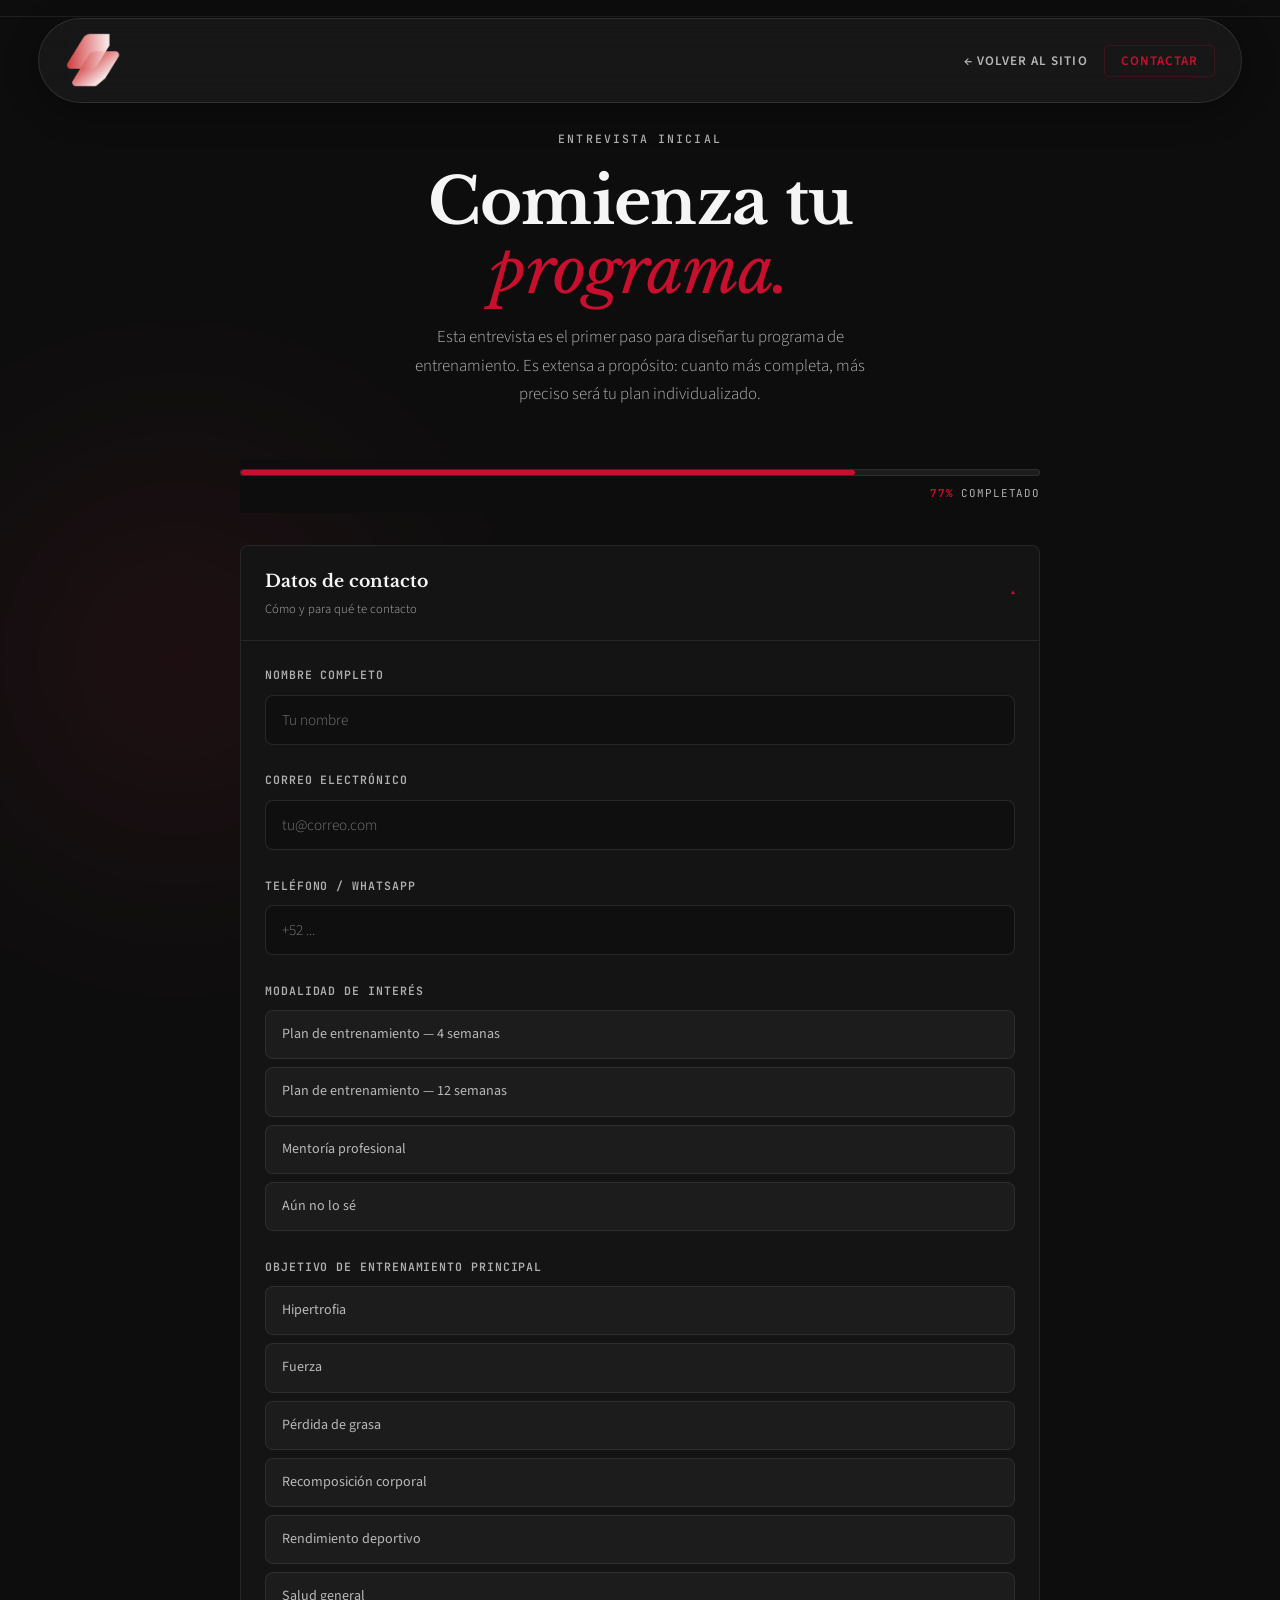
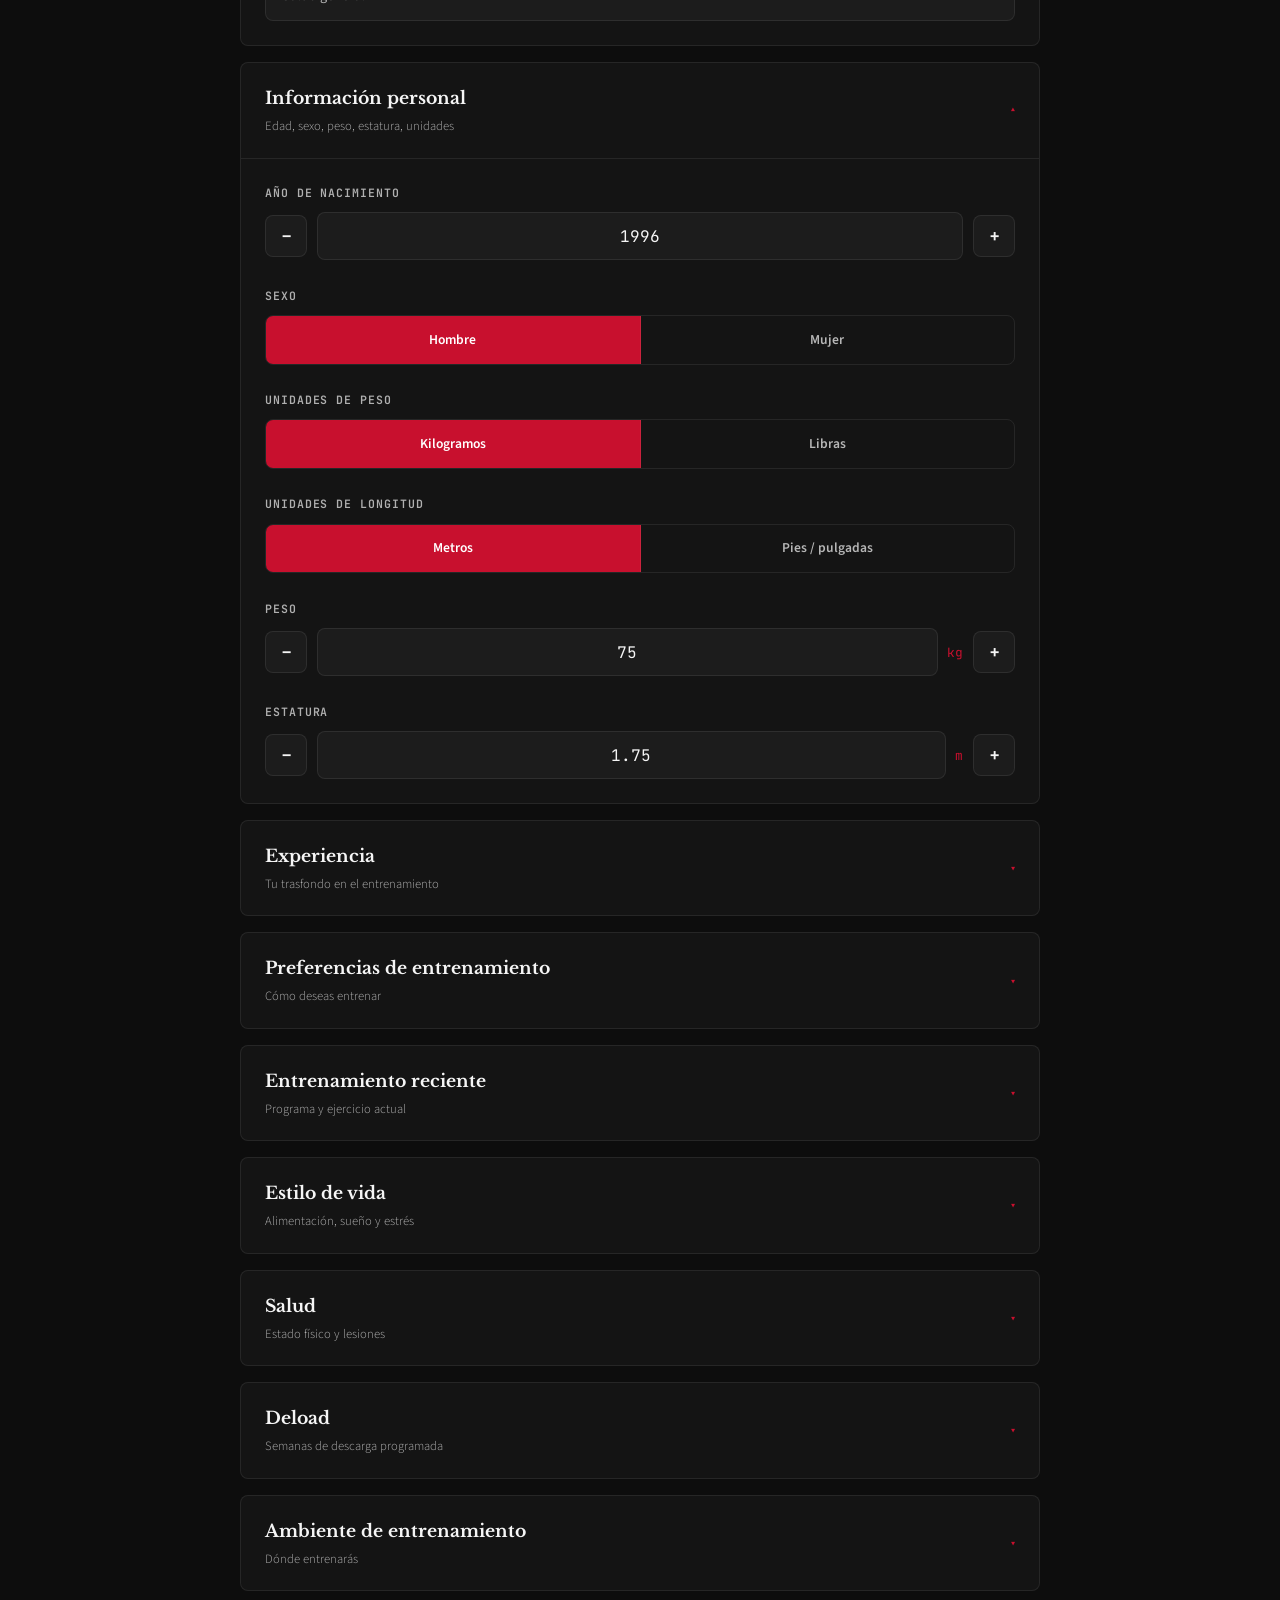
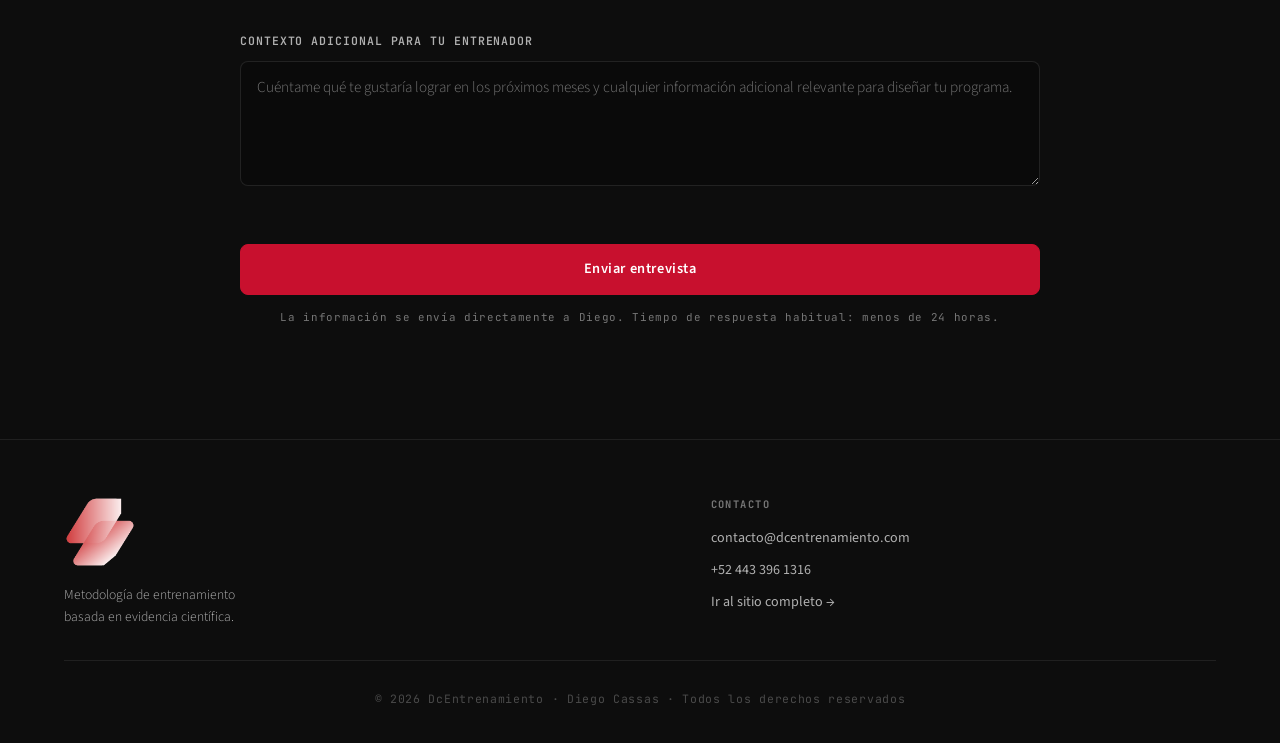
<file: entrevista.html>
<!DOCTYPE html>
<html lang="es">
<head>
  <meta charset="UTF-8" />
  <meta name="viewport" content="width=device-width, initial-scale=1.0" />
  <meta name="robots" content="noindex, nofollow" />
  <meta name="description" content="Entrevista inicial DcEntrenamiento — completa tu perfil para que Diego Cassas diseñe tu programa de entrenamiento." />
  <title>Entrevista inicial — DcEntrenamiento</title>
  <link rel="icon" type="image/png" href="assets/img/favicon.png" />
  <link rel="apple-touch-icon" href="assets/img/apple-touch-icon.png" />

  <link rel="preconnect" href="https://fonts.googleapis.com" />
  <link rel="preconnect" href="https://fonts.gstatic.com" crossorigin />
  <link href="https://fonts.googleapis.com/css2?family=Libre+Baskerville:ital,wght@0,400;0,700;1,400&family=Source+Sans+3:wght@300;400;600;700&family=JetBrains+Mono:wght@400;500&display=swap" rel="stylesheet" />

  <link rel="stylesheet" href="styles.css?v=20261117b" />
</head>
<body>

  <!-- ─── NAV MÍNIMO ─── -->
  <nav class="nav is-scrolled nav--standalone" id="nav" role="navigation" aria-label="Navegación">
    <a href="index.html#inicio" class="nav-logo" aria-label="DcEntrenamiento inicio">
      <img src="assets/img/logo.png" alt="DcEntrenamiento" class="nav-logo-img" />
    </a>
    <ul class="nav-links" role="list">
      <li><a href="index.html" class="nav-link">← Volver al sitio</a></li>
      <li><a href="mailto:contacto@dcentrenamiento.com" class="nav-link nav-link--cta">Contactar</a></li>
    </ul>
  </nav>

  <div class="standalone-spacer" aria-hidden="true"></div>

  <!-- ─── ENTREVISTA INICIAL ─── -->
  <section class="entrevista" id="entrevista" aria-labelledby="entrevista-heading">
    <div class="orb-bg entrevista-orb" aria-hidden="true"></div>
    <div class="entrevista-inner">
      <div class="section-header entrevista-header reveal" data-reveal>
        <p class="section-kicker">Entrevista inicial</p>
        <h2 class="section-heading" id="entrevista-heading">Comienza tu<br><em>programa.</em></h2>
        <p class="section-sub">Esta entrevista es el primer paso para diseñar tu programa de entrenamiento. Es extensa a propósito: cuanto más completa, más preciso será tu plan individualizado.</p>
        <div class="mform-plan-banner" id="mform-plan-banner" hidden>
          <span class="mform-plan-banner-icon">✓</span>
          <div>
            <strong>Plan seleccionado: <span id="mform-plan-banner-name"></span></strong>
            <small>Este es tu Paso 1 para comenzar. Completa la entrevista y te contactaré en menos de 24 horas para confirmar tu inscripción y coordinar el pago.</small>
          </div>
        </div>
        <div class="mform-plan-banner" id="mform-client-banner" hidden>
          <span class="mform-plan-banner-icon">✓</span>
          <div>
            <strong id="mform-client-banner-title"></strong>
            <small id="mform-client-banner-text"></small>
          </div>
        </div>
      </div>

      <form class="mform reveal" data-reveal id="entrevista-form" novalidate aria-label="Formulario de entrevista inicial">
        <div class="entrevista-honey" aria-hidden="true">
          <label for="e-honey">No completar este campo</label>
          <input type="text" id="e-honey" name="_honey" tabindex="-1" autocomplete="off" />
        </div>

        <!-- Barra de progreso -->
        <div class="mform-progress">
          <div class="mform-progress-track"><div class="mform-progress-fill" id="mform-progress-fill"></div></div>
          <span class="mform-progress-label"><span id="mform-progress-pct">0%</span> completado</span>
        </div>

        <!-- ── SECCIÓN: DATOS DE CONTACTO ── -->
        <div class="mform-section" data-mform-section>
          <button type="button" class="mform-section-head" aria-expanded="true">
            <span class="mform-section-headtext">
              <span class="mform-section-title">Datos de contacto</span>
              <span class="mform-section-sub">Cómo y para qué te contacto</span>
            </span>
            <span class="mform-section-chevron" aria-hidden="true">▾</span>
          </button>
          <div class="mform-section-body">

            <div class="mform-field" data-progress>
              <label class="mform-field-label" for="e-nombre">Nombre completo</label>
              <input type="text" id="e-nombre" name="Nombre completo" class="mform-input" placeholder="Tu nombre" required autocomplete="name" />
            </div>

            <div class="mform-field" data-progress>
              <label class="mform-field-label" for="e-email">Correo electrónico</label>
              <input type="email" id="e-email" name="Correo electrónico" class="mform-input" placeholder="tu@correo.com" required autocomplete="email" />
            </div>

            <div class="mform-field" data-progress>
              <label class="mform-field-label" for="e-telefono">Teléfono / WhatsApp</label>
              <input type="tel" id="e-telefono" name="Teléfono" class="mform-input" placeholder="+52 ..." required autocomplete="tel" />
            </div>

            <div class="mform-field" data-progress>
              <span class="mform-field-label">Modalidad de interés</span>
              <div class="mform-radio-list">
                <label class="mform-radio-card"><input type="radio" name="servicio" value="plan-4" required><span>Plan de entrenamiento — 4 semanas</span></label>
                <label class="mform-radio-card"><input type="radio" name="servicio" value="plan-12"><span>Plan de entrenamiento — 12 semanas</span></label>
                <label class="mform-radio-card"><input type="radio" name="servicio" value="mentoria"><span>Mentoría profesional</span></label>
                <label class="mform-radio-card"><input type="radio" name="servicio" value="consulta"><span>Aún no lo sé</span></label>
              </div>
            </div>

            <div class="mform-field" data-progress>
              <span class="mform-field-label">Objetivo de entrenamiento principal</span>
              <div class="mform-radio-list">
                <label class="mform-radio-card"><input type="radio" name="Objetivo de entrenamiento" value="Hipertrofia" required><span>Hipertrofia</span></label>
                <label class="mform-radio-card"><input type="radio" name="Objetivo de entrenamiento" value="Fuerza"><span>Fuerza</span></label>
                <label class="mform-radio-card"><input type="radio" name="Objetivo de entrenamiento" value="Pérdida de grasa"><span>Pérdida de grasa</span></label>
                <label class="mform-radio-card"><input type="radio" name="Objetivo de entrenamiento" value="Recomposición corporal"><span>Recomposición corporal</span></label>
                <label class="mform-radio-card"><input type="radio" name="Objetivo de entrenamiento" value="Rendimiento deportivo"><span>Rendimiento deportivo</span></label>
                <label class="mform-radio-card"><input type="radio" name="Objetivo de entrenamiento" value="Salud general"><span>Salud general</span></label>
              </div>
            </div>

          </div>
        </div>

        <!-- ── SECCIÓN: INFORMACIÓN PERSONAL ── -->
        <div class="mform-section" data-mform-section>
          <button type="button" class="mform-section-head" aria-expanded="true">
            <span class="mform-section-headtext">
              <span class="mform-section-title">Información personal</span>
              <span class="mform-section-sub">Edad, sexo, peso, estatura, unidades</span>
            </span>
            <span class="mform-section-chevron" aria-hidden="true">▾</span>
          </button>
          <div class="mform-section-body">

            <div class="mform-field" data-progress>
              <label class="mform-field-label" for="e-nacimiento">Año de nacimiento</label>
              <div class="mform-stepper">
                <button type="button" class="mform-stepper-btn" data-step="down" aria-label="Disminuir">−</button>
                <input type="number" id="e-nacimiento" name="Año de nacimiento" class="mform-stepper-input" value="1996" min="1940" max="2015" step="1" required />
                <button type="button" class="mform-stepper-btn" data-step="up" aria-label="Aumentar">+</button>
              </div>
            </div>

            <div class="mform-field" data-progress>
              <span class="mform-field-label">Sexo</span>
              <div class="mform-toggle">
                <input type="radio" id="e-sexo-h" name="Sexo" value="Hombre" class="mform-toggle-input" checked>
                <label for="e-sexo-h" class="mform-toggle-label">Hombre</label>
                <input type="radio" id="e-sexo-m" name="Sexo" value="Mujer" class="mform-toggle-input">
                <label for="e-sexo-m" class="mform-toggle-label">Mujer</label>
              </div>
            </div>

            <div class="mform-field" data-progress>
              <span class="mform-field-label">Unidades de peso</span>
              <div class="mform-toggle">
                <input type="radio" id="e-uni-kg" name="Unidades de peso" value="Kilogramos" class="mform-toggle-input" checked>
                <label for="e-uni-kg" class="mform-toggle-label">Kilogramos</label>
                <input type="radio" id="e-uni-lb" name="Unidades de peso" value="Libras" class="mform-toggle-input">
                <label for="e-uni-lb" class="mform-toggle-label">Libras</label>
              </div>
            </div>

            <div class="mform-field" data-progress>
              <span class="mform-field-label">Unidades de longitud</span>
              <div class="mform-toggle">
                <input type="radio" id="e-uni-m" name="Unidades de longitud" value="Metros" class="mform-toggle-input" checked>
                <label for="e-uni-m" class="mform-toggle-label">Metros</label>
                <input type="radio" id="e-uni-cm" name="Unidades de longitud" value="Pies / pulgadas" class="mform-toggle-input">
                <label for="e-uni-cm" class="mform-toggle-label">Pies / pulgadas</label>
              </div>
            </div>

            <div class="mform-field" data-progress>
              <label class="mform-field-label" for="e-peso">Peso</label>
              <div class="mform-stepper">
                <button type="button" class="mform-stepper-btn" data-step="down" aria-label="Disminuir">−</button>
                <input type="number" id="e-peso" name="Peso" class="mform-stepper-input" value="75" min="30" max="250" step="0.5" required />
                <span class="mform-stepper-unit">kg</span>
                <button type="button" class="mform-stepper-btn" data-step="up" aria-label="Aumentar">+</button>
              </div>
            </div>

            <div class="mform-field" data-progress>
              <label class="mform-field-label" for="e-estatura">Estatura</label>
              <div class="mform-stepper">
                <button type="button" class="mform-stepper-btn" data-step="down" aria-label="Disminuir">−</button>
                <input type="number" id="e-estatura" name="Estatura" class="mform-stepper-input" value="1.75" min="1.20" max="2.30" step="0.01" required />
                <span class="mform-stepper-unit">m</span>
                <button type="button" class="mform-stepper-btn" data-step="up" aria-label="Aumentar">+</button>
              </div>
            </div>

          </div>
        </div>

        <!-- ── SECCIÓN: EXPERIENCIA ── -->
        <div class="mform-section" data-mform-section>
          <button type="button" class="mform-section-head" aria-expanded="false">
            <span class="mform-section-headtext">
              <span class="mform-section-title">Experiencia</span>
              <span class="mform-section-sub">Tu trasfondo en el entrenamiento</span>
            </span>
            <span class="mform-section-chevron" aria-hidden="true">▾</span>
          </button>
          <div class="mform-section-body">

            <div class="mform-field" data-progress>
              <span class="mform-field-label">¿Cuál es tu trasfondo de entrenamiento?</span>
              <div class="mform-radio-list">
                <label class="mform-radio-card"><input type="radio" name="Trasfondo de entrenamiento" value="Aficionado" required checked><span>Aficionado</span></label>
                <label class="mform-radio-card"><input type="radio" name="Trasfondo de entrenamiento" value="Culturista competitivo"><span>Culturista competitivo</span></label>
                <label class="mform-radio-card"><input type="radio" name="Trasfondo de entrenamiento" value="Powerlifter competitivo"><span>Powerlifter competitivo</span></label>
              </div>
              <p class="mform-help">Si entrenas por gusto sin planes competitivos actuales y no has competido en culturismo ni en deportes de fuerza, selecciona "Aficionado".</p>
            </div>

            <div class="mform-field" data-progress>
              <span class="mform-field-label">Tu experiencia</span>
              <div class="mform-radio-list">
                <label class="mform-radio-card"><input type="radio" name="Experiencia entrenando" value="0 - 6 meses" data-exp-bucket="menos-1" required><span>0 - 6 meses</span></label>
                <label class="mform-radio-card"><input type="radio" name="Experiencia entrenando" value="6 - 12 meses" data-exp-bucket="menos-1"><span>6 - 12 meses</span></label>
                <label class="mform-radio-card"><input type="radio" name="Experiencia entrenando" value="1 - 3 años" data-exp-bucket="1-3"><span>1 - 3 años</span></label>
                <label class="mform-radio-card"><input type="radio" name="Experiencia entrenando" value="3 - 6 años" data-exp-bucket="3-5"><span>3 - 6 años</span></label>
                <label class="mform-radio-card"><input type="radio" name="Experiencia entrenando" value="6 - 12 años" data-exp-bucket="mas-5"><span>6 - 12 años</span></label>
                <label class="mform-radio-card"><input type="radio" name="Experiencia entrenando" value="12+ años" data-exp-bucket="mas-5"><span>12+ años</span></label>
              </div>
              <p class="mform-help">Al estimar tu experiencia, considera cualquier período en el que hayas entrenado al menos dos días por semana de forma consistente.</p>
            </div>

          </div>
        </div>

        <!-- ── SECCIÓN: PREFERENCIAS DE ENTRENAMIENTO ── -->
        <div class="mform-section" data-mform-section>
          <button type="button" class="mform-section-head" aria-expanded="false">
            <span class="mform-section-headtext">
              <span class="mform-section-title">Preferencias de entrenamiento</span>
              <span class="mform-section-sub">Cómo deseas entrenar</span>
            </span>
            <span class="mform-section-chevron" aria-hidden="true">▾</span>
          </button>
          <div class="mform-section-body">

            <div class="mform-field" data-progress>
              <span class="mform-field-label">Grupos musculares a entrenar</span>
              <p class="mform-help">Selecciona todos los grupos que deseas incluir en tu programa. Vienen todos marcados por defecto.</p>
              <div class="mform-checklist">
                <p class="mform-checklist-group-title">Empuje — tren superior</p>
                <label class="mform-check"><input type="checkbox" name="Grupos musculares" value="Pecho superior" checked><span>Pecho superior</span></label>
                <label class="mform-check"><input type="checkbox" name="Grupos musculares" value="Pecho inferior" checked><span>Pecho inferior</span></label>
                <label class="mform-check"><input type="checkbox" name="Grupos musculares" value="Deltoides frontales" checked><span>Deltoides frontales</span></label>
                <label class="mform-check"><input type="checkbox" name="Grupos musculares" value="Deltoides laterales" checked><span>Deltoides laterales</span></label>
                <label class="mform-check"><input type="checkbox" name="Grupos musculares" value="Tríceps" checked><span>Tríceps</span></label>
                <p class="mform-checklist-group-title">Tracción — tren superior</p>
                <label class="mform-check"><input type="checkbox" name="Grupos musculares" value="Espalda alta" checked><span>Espalda alta</span></label>
                <label class="mform-check"><input type="checkbox" name="Grupos musculares" value="Dorsales / Teres mayor" checked><span>Dorsales / Teres mayor</span></label>
                <label class="mform-check"><input type="checkbox" name="Grupos musculares" value="Deltoides posteriores" checked><span>Deltoides posteriores</span></label>
                <label class="mform-check"><input type="checkbox" name="Grupos musculares" value="Bíceps" checked><span>Bíceps</span></label>
                <p class="mform-checklist-group-title">Core</p>
                <label class="mform-check"><input type="checkbox" name="Grupos musculares" value="Abdomen" checked><span>Abdomen</span></label>
                <label class="mform-check"><input type="checkbox" name="Grupos musculares" value="Oblicuos" checked><span>Oblicuos</span></label>
                <p class="mform-checklist-group-title">Tren inferior</p>
                <label class="mform-check"><input type="checkbox" name="Grupos musculares" value="Glúteo mayor" checked><span>Glúteo mayor</span></label>
                <label class="mform-check"><input type="checkbox" name="Grupos musculares" value="Aductores" checked><span>Aductores</span></label>
                <label class="mform-check"><input type="checkbox" name="Grupos musculares" value="Isquiotibiales" checked><span>Isquiotibiales</span></label>
                <label class="mform-check"><input type="checkbox" name="Grupos musculares" value="Cuádriceps" checked><span>Cuádriceps</span></label>
                <label class="mform-check"><input type="checkbox" name="Grupos musculares" value="Gemelos" checked><span>Gemelos</span></label>
                <label class="mform-check"><input type="checkbox" name="Grupos musculares" value="Tibial anterior" checked><span>Tibial anterior</span></label>
              </div>
            </div>

            <div class="mform-cond-group">
              <div class="mform-field" data-progress>
                <span class="mform-field-label">¿Deseas especializar algún grupo muscular?</span>
                <div class="mform-toggle">
                  <input type="radio" id="e-espec-no" name="Especialización" value="No" class="mform-toggle-input" checked>
                  <label for="e-espec-no" class="mform-toggle-label">No</label>
                  <input type="radio" id="e-espec-si" name="Especialización" value="Sí" class="mform-toggle-input">
                  <label for="e-espec-si" class="mform-toggle-label">Sí</label>
                </div>
                <p class="mform-help">Especializar aumenta el énfasis en un músculo concreto a costa de otros. Para permitir suficiente recuperación, no es posible especializar en todos los grupos a la vez.</p>
              </div>
              <div class="mform-cond" data-cond-if="e-espec-si">
                <div class="mform-field">
                  <label class="mform-field-label" for="e-prio1">Prioridad 1</label>
                  <select id="e-prio1" name="Prioridad 1" class="mform-input">
                    <option value="">Selecciona un grupo muscular</option>
                    <option>Pecho superior</option><option>Pecho inferior</option><option>Deltoides frontales</option><option>Deltoides laterales</option><option>Tríceps</option>
                    <option>Espalda alta</option><option>Dorsales / Teres mayor</option><option>Deltoides posteriores</option><option>Bíceps</option>
                    <option>Abdomen</option><option>Oblicuos</option>
                    <option>Glúteo mayor</option><option>Aductores</option><option>Isquiotibiales</option><option>Cuádriceps</option><option>Gemelos</option><option>Tibial anterior</option>
                  </select>
                </div>
                <div class="mform-field">
                  <label class="mform-field-label" for="e-prio2">Prioridad 2</label>
                  <select id="e-prio2" name="Prioridad 2" class="mform-input">
                    <option value="">Selecciona un grupo muscular</option>
                    <option>Pecho superior</option><option>Pecho inferior</option><option>Deltoides frontales</option><option>Deltoides laterales</option><option>Tríceps</option>
                    <option>Espalda alta</option><option>Dorsales / Teres mayor</option><option>Deltoides posteriores</option><option>Bíceps</option>
                    <option>Abdomen</option><option>Oblicuos</option>
                    <option>Glúteo mayor</option><option>Aductores</option><option>Isquiotibiales</option><option>Cuádriceps</option><option>Gemelos</option><option>Tibial anterior</option>
                  </select>
                </div>
              </div>
            </div>

            <div class="mform-cond-group">
              <div class="mform-field" data-progress>
                <span class="mform-field-label">¿Deseas entrenar en días específicos?</span>
                <div class="mform-toggle">
                  <input type="radio" id="e-dias-si" name="Días específicos" value="Sí" class="mform-toggle-input" checked>
                  <label for="e-dias-si" class="mform-toggle-label">Sí</label>
                  <input type="radio" id="e-dias-no" name="Días específicos" value="No" class="mform-toggle-input">
                  <label for="e-dias-no" class="mform-toggle-label">No</label>
                </div>
              </div>
              <div class="mform-cond" data-cond-if="e-dias-si">
                <span class="mform-field-label">¿Qué días deseas entrenar?</span>
                <div class="mform-days" id="mform-days">
                  <label class="mform-day"><input type="checkbox" class="mform-day-check" checked><span class="mform-day-name">Lun</span><input type="number" class="mform-day-time" name="Minutos — Lunes" value="60" min="0" max="240" step="5"><span class="mform-day-unit">min</span></label>
                  <label class="mform-day"><input type="checkbox" class="mform-day-check" checked><span class="mform-day-name">Mar</span><input type="number" class="mform-day-time" name="Minutos — Martes" value="60" min="0" max="240" step="5"><span class="mform-day-unit">min</span></label>
                  <label class="mform-day"><input type="checkbox" class="mform-day-check" checked><span class="mform-day-name">Mié</span><input type="number" class="mform-day-time" name="Minutos — Miércoles" value="60" min="0" max="240" step="5"><span class="mform-day-unit">min</span></label>
                  <label class="mform-day"><input type="checkbox" class="mform-day-check" checked><span class="mform-day-name">Jue</span><input type="number" class="mform-day-time" name="Minutos — Jueves" value="60" min="0" max="240" step="5"><span class="mform-day-unit">min</span></label>
                  <label class="mform-day"><input type="checkbox" class="mform-day-check" checked><span class="mform-day-name">Vie</span><input type="number" class="mform-day-time" name="Minutos — Viernes" value="60" min="0" max="240" step="5"><span class="mform-day-unit">min</span></label>
                  <label class="mform-day"><input type="checkbox" class="mform-day-check"><span class="mform-day-name">Sáb</span><input type="number" class="mform-day-time" name="Minutos — Sábado" value="0" min="0" max="240" step="5"><span class="mform-day-unit">min</span></label>
                  <label class="mform-day"><input type="checkbox" class="mform-day-check"><span class="mform-day-name">Dom</span><input type="number" class="mform-day-time" name="Minutos — Domingo" value="0" min="0" max="240" step="5"><span class="mform-day-unit">min</span></label>
                </div>
                <label class="mform-check mform-check--block"><input type="checkbox" id="e-dias-sinpref" name="Sin preferencia de horario" value="Sí"><span>No tengo preferencia de horario</span></label>
                <p class="mform-days-total">Tiempo total disponible por semana: <strong id="mform-days-total-val">4h 20m</strong></p>
              </div>
            </div>

            <div class="mform-field" data-progress>
              <span class="mform-field-label">Tipo de rutina preferida</span>
              <div class="mform-radio-list">
                <label class="mform-radio-card"><input type="radio" name="Tipo de rutina" value="Recomendada por DcEntrenamiento" required checked><span>Recomendada por DcEntrenamiento</span></label>
                <label class="mform-radio-card"><input type="radio" name="Tipo de rutina" value="Upper / Lower Split"><span>Upper / Lower Split</span></label>
                <label class="mform-radio-card"><input type="radio" name="Tipo de rutina" value="Full-Body Split"><span>Full-Body Split</span></label>
                <label class="mform-radio-card"><input type="radio" name="Tipo de rutina" value="Push / Pull / Legs"><span>Push / Pull / Legs</span></label>
                <label class="mform-radio-card"><input type="radio" name="Tipo de rutina" value="Full-Body Push / Pull"><span>Full-Body Push / Pull</span></label>
                <label class="mform-radio-card"><input type="radio" name="Tipo de rutina" value="Split por grupo muscular"><span>Split por grupo muscular</span></label>
                <label class="mform-radio-card"><input type="radio" name="Tipo de rutina" value="Personalizada"><span>Personalizada</span></label>
              </div>
              <p class="mform-help">Elige "Recomendada por DcEntrenamiento" y se seleccionará la rutina más adecuada para tus objetivos, o escoge una estructura específica.</p>
            </div>

            <div class="mform-field" data-progress>
              <span class="mform-field-label">¿Entrenar usando RIR (repeticiones en reserva)?</span>
              <div class="mform-toggle">
                <input type="radio" id="e-rir-no" name="Entrenar con RIR" value="No" class="mform-toggle-input">
                <label for="e-rir-no" class="mform-toggle-label">No</label>
                <input type="radio" id="e-rir-si" name="Entrenar con RIR" value="Sí" class="mform-toggle-input" checked>
                <label for="e-rir-si" class="mform-toggle-label">Sí</label>
              </div>
              <p class="mform-help">Entrenar con RIR significa dejar un número controlado de repeticiones en reserva antes del fallo en cada serie.</p>
            </div>

            <div class="mform-field" data-progress>
              <span class="mform-field-label">¿Recomendaciones de calentamiento?</span>
              <div class="mform-toggle">
                <input type="radio" id="e-warmup-no" name="Recomendaciones de calentamiento" value="No" class="mform-toggle-input">
                <label for="e-warmup-no" class="mform-toggle-label">No</label>
                <input type="radio" id="e-warmup-si" name="Recomendaciones de calentamiento" value="Sí" class="mform-toggle-input" checked>
                <label for="e-warmup-si" class="mform-toggle-label">Sí</label>
              </div>
              <p class="mform-help">Se incluirá una guía de cómo calentar antes de cada ejercicio.</p>
            </div>

            <div class="mform-field" data-progress>
              <span class="mform-field-label">Modalidad de intensidad</span>
              <div class="mform-radio-list">
                <label class="mform-radio-card"><input type="radio" name="Modalidad de intensidad" value="Regular" required checked><span>Regular</span></label>
                <label class="mform-radio-card"><input type="radio" name="Modalidad de intensidad" value="Suave"><span>Suave</span></label>
              </div>
              <p class="mform-help">En modalidad "Regular" se entrena con los métodos más efectivos según la evidencia científica actual.</p>
            </div>

          </div>
        </div>

        <!-- ── SECCIÓN: ENTRENAMIENTO RECIENTE ── -->
        <div class="mform-section" data-mform-section>
          <button type="button" class="mform-section-head" aria-expanded="false">
            <span class="mform-section-headtext">
              <span class="mform-section-title">Entrenamiento reciente</span>
              <span class="mform-section-sub">Programa y ejercicio actual</span>
            </span>
            <span class="mform-section-chevron" aria-hidden="true">▾</span>
          </button>
          <div class="mform-section-body">

            <div class="mform-field" data-progress>
              <span class="mform-field-label">Tu entrenamiento reciente</span>
              <div class="mform-radio-list">
                <label class="mform-radio-card"><input type="radio" name="Duración de entrenamiento reciente" value="Menos de 1 mes" required><span>Menos de 1 mes</span></label>
                <label class="mform-radio-card"><input type="radio" name="Duración de entrenamiento reciente" value="1 - 2 meses"><span>1 - 2 meses</span></label>
                <label class="mform-radio-card"><input type="radio" name="Duración de entrenamiento reciente" value="2 - 4 meses"><span>2 - 4 meses</span></label>
                <label class="mform-radio-card"><input type="radio" name="Duración de entrenamiento reciente" value="4 - 6 meses"><span>4 - 6 meses</span></label>
              </div>
              <p class="mform-help">Piensa en cuánto tiempo has entrenado consistentemente en los últimos 6 meses (más del 75% de las sesiones planeadas completadas).</p>
            </div>

            <div class="mform-cond-group">
              <div class="mform-field" data-progress>
                <span class="mform-field-label">¿Realizas ejercicio adicional?</span>
                <div class="mform-toggle">
                  <input type="radio" id="e-ejadic-no" name="Ejercicio adicional" value="No" class="mform-toggle-input" checked>
                  <label for="e-ejadic-no" class="mform-toggle-label">No</label>
                  <input type="radio" id="e-ejadic-si" name="Ejercicio adicional" value="Sí" class="mform-toggle-input">
                  <label for="e-ejadic-si" class="mform-toggle-label">Sí</label>
                </div>
                <p class="mform-help">Por ejemplo: correr, ciclismo, natación, deportes fuera del gimnasio, etc. Actividad de baja intensidad como caminar o jardinería no cuenta aquí.</p>
              </div>
              <div class="mform-cond" data-cond-if="e-ejadic-si">
                <div class="mform-field">
                  <span class="mform-field-label">¿Con qué frecuencia realizas ejercicio adicional?</span>
                  <div class="mform-radio-list">
                    <label class="mform-radio-card"><input type="radio" name="Frecuencia de ejercicio adicional" value="Una vez por semana"><span>Una vez por semana</span></label>
                    <label class="mform-radio-card"><input type="radio" name="Frecuencia de ejercicio adicional" value="2 - 3 días por semana"><span>2 - 3 días por semana</span></label>
                    <label class="mform-radio-card"><input type="radio" name="Frecuencia de ejercicio adicional" value="4 - 5 días por semana"><span>4 - 5 días por semana</span></label>
                    <label class="mform-radio-card"><input type="radio" name="Frecuencia de ejercicio adicional" value="6 - 7 días por semana"><span>6 - 7 días por semana</span></label>
                  </div>
                </div>
                <div class="mform-field">
                  <span class="mform-field-label">¿Cómo categorizarías ese ejercicio?</span>
                  <div class="mform-radio-list">
                    <label class="mform-radio-card"><input type="radio" name="Categoría de ejercicio adicional" value="Cuerpo completo (ej. gimnasia)"><span>Cuerpo completo <small>ej. gimnasia</small></span></label>
                    <label class="mform-radio-card"><input type="radio" name="Categoría de ejercicio adicional" value="Predominio tren inferior (ej. correr)"><span>Predominio tren inferior <small>ej. correr</small></span></label>
                    <label class="mform-radio-card"><input type="radio" name="Categoría de ejercicio adicional" value="Predominio tren superior (ej. boxeo)"><span>Predominio tren superior <small>ej. boxeo</small></span></label>
                  </div>
                </div>
                <div class="mform-field">
                  <label class="mform-field-label">¿A qué intensidad promedio lo realizas?</label>
                  <div class="mform-scale" data-scale-name="Intensidad de ejercicio adicional" data-labels="Muy baja,Baja,Moderada,Alta,Muy alta">
                    <input type="radio" name="Intensidad de ejercicio adicional" value="1" id="e-int-1"><label for="e-int-1">1</label>
                    <input type="radio" name="Intensidad de ejercicio adicional" value="2" id="e-int-2"><label for="e-int-2">2</label>
                    <input type="radio" name="Intensidad de ejercicio adicional" value="3" id="e-int-3" checked><label for="e-int-3">3</label>
                    <input type="radio" name="Intensidad de ejercicio adicional" value="4" id="e-int-4"><label for="e-int-4">4</label>
                    <input type="radio" name="Intensidad de ejercicio adicional" value="5" id="e-int-5"><label for="e-int-5">5</label>
                  </div>
                  <p class="mform-scale-caption"></p>
                </div>
                <div class="mform-field">
                  <span class="mform-field-label">¿Cuánto suele durar?</span>
                  <div class="mform-radio-list">
                    <label class="mform-radio-card"><input type="radio" name="Duración de ejercicio adicional" value="Menos de 20 minutos"><span>Menos de 20 minutos</span></label>
                    <label class="mform-radio-card"><input type="radio" name="Duración de ejercicio adicional" value="20 - 40 minutos"><span>20 - 40 minutos</span></label>
                    <label class="mform-radio-card"><input type="radio" name="Duración de ejercicio adicional" value="40 - 60 minutos"><span>40 - 60 minutos</span></label>
                    <label class="mform-radio-card"><input type="radio" name="Duración de ejercicio adicional" value="1 - 2 horas"><span>1 - 2 horas</span></label>
                    <label class="mform-radio-card"><input type="radio" name="Duración de ejercicio adicional" value="Más de 2 horas"><span>Más de 2 horas</span></label>
                  </div>
                </div>
              </div>
            </div>

          </div>
        </div>

        <!-- ── SECCIÓN: ESTILO DE VIDA ── -->
        <div class="mform-section" data-mform-section>
          <button type="button" class="mform-section-head" aria-expanded="false">
            <span class="mform-section-headtext">
              <span class="mform-section-title">Estilo de vida</span>
              <span class="mform-section-sub">Alimentación, sueño y estrés</span>
            </span>
            <span class="mform-section-chevron" aria-hidden="true">▾</span>
          </button>
          <div class="mform-section-body">

            <div class="mform-field" data-progress>
              <span class="mform-field-label">¿Cuál es tu objetivo dietético?</span>
              <div class="mform-radio-list">
                <label class="mform-radio-card"><input type="radio" name="Objetivo dietético" value="Aumentar peso" required><span>Aumentar peso</span></label>
                <label class="mform-radio-card"><input type="radio" name="Objetivo dietético" value="Mantener peso" checked><span>Mantener peso</span></label>
                <label class="mform-radio-card"><input type="radio" name="Objetivo dietético" value="Perder peso"><span>Perder peso</span></label>
              </div>
            </div>

            <div class="mform-field" data-progress>
              <label class="mform-field-label" for="e-sueno">¿Qué calidad de sueño tienes?</label>
              <div class="mform-slider">
                <div class="mform-slider-scale"><span>0</span><span>10</span></div>
                <input type="range" id="e-sueno" name="Calidad de sueño (0-10)" min="0" max="10" value="7" step="1" />
                <p class="mform-slider-caption" id="e-sueno-caption">Buena</p>
              </div>
              <p class="mform-help">Piensa en la calidad de tu sueño en los últimos 7 días: horas dormidas, facilidad para conciliar el sueño, despertares nocturnos y qué tan reparador fue.</p>
            </div>

            <div class="mform-field" data-progress>
              <label class="mform-field-label">¿Qué tan estresante es tu estilo de vida?</label>
              <div class="mform-scale mform-scale--emoji" data-scale-name="Nivel de estrés" data-labels="Muy alto,Alto,Moderado,Ligero,Mínimo">
                <input type="radio" name="Nivel de estrés" value="1" id="e-str-1"><label for="e-str-1">😖</label>
                <input type="radio" name="Nivel de estrés" value="2" id="e-str-2"><label for="e-str-2">🙁</label>
                <input type="radio" name="Nivel de estrés" value="3" id="e-str-3"><label for="e-str-3">😐</label>
                <input type="radio" name="Nivel de estrés" value="4" id="e-str-4" checked><label for="e-str-4">🙂</label>
                <input type="radio" name="Nivel de estrés" value="5" id="e-str-5"><label for="e-str-5">😄</label>
              </div>
              <p class="mform-scale-caption"></p>
              <p class="mform-help">Estrés se refiere a sentirte tenso, inquieto, nervioso o ansioso, o tener dificultad para dormir porque tu mente está preocupada constantemente.</p>
            </div>

          </div>
        </div>

        <!-- ── SECCIÓN: SALUD ── -->
        <div class="mform-section" data-mform-section>
          <button type="button" class="mform-section-head" aria-expanded="false">
            <span class="mform-section-headtext">
              <span class="mform-section-title">Salud</span>
              <span class="mform-section-sub">Estado físico y lesiones</span>
            </span>
            <span class="mform-section-chevron" aria-hidden="true">▾</span>
          </button>
          <div class="mform-section-body">

            <div class="mform-field" data-progress>
              <label class="mform-field-label">¿Qué tan activo eres físicamente fuera del entrenamiento intencional?</label>
              <div class="mform-scale" data-scale-name="Actividad física fuera del entrenamiento" data-labels="Muy baja,Baja,Moderada,Alta,Muy alta">
                <input type="radio" name="Actividad física fuera del entrenamiento" value="1" id="e-act-1"><label for="e-act-1">1</label>
                <input type="radio" name="Actividad física fuera del entrenamiento" value="2" id="e-act-2"><label for="e-act-2">2</label>
                <input type="radio" name="Actividad física fuera del entrenamiento" value="3" id="e-act-3" checked><label for="e-act-3">3</label>
                <input type="radio" name="Actividad física fuera del entrenamiento" value="4" id="e-act-4"><label for="e-act-4">4</label>
                <input type="radio" name="Actividad física fuera del entrenamiento" value="5" id="e-act-5"><label for="e-act-5">5</label>
              </div>
              <p class="mform-scale-caption"></p>
              <p class="mform-help">La actividad física fuera del entrenamiento formal incluye caminar, jardinería y otras actividades físicas de ocio.</p>
            </div>

            <div class="mform-field" data-progress>
              <span class="mform-field-label">¿Actualmente usas ayudas ergogénicas (PEDs)?</span>
              <div class="mform-toggle mform-toggle--3">
                <input type="radio" id="e-ped-si" name="Uso de PEDs" value="Sí" class="mform-toggle-input">
                <label for="e-ped-si" class="mform-toggle-label">Sí</label>
                <input type="radio" id="e-ped-no" name="Uso de PEDs" value="No" class="mform-toggle-input" checked>
                <label for="e-ped-no" class="mform-toggle-label">No</label>
                <input type="radio" id="e-ped-ns" name="Uso de PEDs" value="Prefiero no decir" class="mform-toggle-input">
                <label for="e-ped-ns" class="mform-toggle-label">Prefiero no decir</label>
              </div>
              <p class="mform-help">Los PEDs son sustancias para mejorar el rendimiento, incluyendo esteroides anabólicos. Esta información se mantiene confidencial y ayuda a diseñar un programa realista.</p>
            </div>

            <div class="mform-field" data-progress>
              <span class="mform-field-label">¿Actualmente cursas una enfermedad aguda?</span>
              <div class="mform-toggle">
                <input type="radio" id="e-enf-no" name="Enfermedad aguda actual" value="No" class="mform-toggle-input" checked>
                <label for="e-enf-no" class="mform-toggle-label">No</label>
                <input type="radio" id="e-enf-si" name="Enfermedad aguda actual" value="Sí" class="mform-toggle-input">
                <label for="e-enf-si" class="mform-toggle-label">Sí</label>
              </div>
              <p class="mform-help">Por ejemplo: resfriado común, gripe, infección gastrointestinal, etc.</p>
            </div>

            <div class="mform-cond-group">
              <div class="mform-field" data-progress>
                <span class="mform-field-label">¿Actualmente tienes alguna lesión?</span>
                <div class="mform-toggle">
                  <input type="radio" id="e-les-no" name="Lesión actual" value="No" class="mform-toggle-input" checked>
                  <label for="e-les-no" class="mform-toggle-label">No</label>
                  <input type="radio" id="e-les-si" name="Lesión actual" value="Sí" class="mform-toggle-input">
                  <label for="e-les-si" class="mform-toggle-label">Sí</label>
                </div>
              </div>
              <div class="mform-cond" data-cond-if="e-les-si">
                <div class="mform-field">
                  <span class="mform-field-label">Zonas afectadas</span>
                  <div class="mform-checklist mform-checklist--compact">
                    <label class="mform-check"><input type="checkbox" name="Zonas lesionadas" value="Hombro"><span>Hombro</span></label>
                    <label class="mform-check"><input type="checkbox" name="Zonas lesionadas" value="Codo"><span>Codo</span></label>
                    <label class="mform-check"><input type="checkbox" name="Zonas lesionadas" value="Muñeca"><span>Muñeca</span></label>
                    <label class="mform-check"><input type="checkbox" name="Zonas lesionadas" value="Columna cervical"><span>Columna cervical</span></label>
                    <label class="mform-check"><input type="checkbox" name="Zonas lesionadas" value="Columna lumbar"><span>Columna lumbar</span></label>
                    <label class="mform-check"><input type="checkbox" name="Zonas lesionadas" value="Cadera"><span>Cadera</span></label>
                    <label class="mform-check"><input type="checkbox" name="Zonas lesionadas" value="Rodilla"><span>Rodilla</span></label>
                    <label class="mform-check"><input type="checkbox" name="Zonas lesionadas" value="Tobillo"><span>Tobillo</span></label>
                  </div>
                </div>
                <div class="mform-field">
                  <span class="mform-field-label">Severidad</span>
                  <div class="mform-toggle">
                    <input type="radio" id="e-sev-l" name="Severidad de la lesión" value="Leve" class="mform-toggle-input" checked>
                    <label for="e-sev-l" class="mform-toggle-label">Leve</label>
                    <input type="radio" id="e-sev-m" name="Severidad de la lesión" value="Moderada" class="mform-toggle-input">
                    <label for="e-sev-m" class="mform-toggle-label">Moderada</label>
                    <input type="radio" id="e-sev-s" name="Severidad de la lesión" value="Severa" class="mform-toggle-input">
                    <label for="e-sev-s" class="mform-toggle-label">Severa</label>
                  </div>
                </div>
                <div class="mform-field">
                  <label class="mform-field-label" for="e-les-desc">Describe la lesión</label>
                  <textarea id="e-les-desc" name="Descripción de la lesión" class="mform-input" placeholder="Diagnóstico, tiempo de evolución, movimientos que la agravan..." rows="3"></textarea>
                </div>
              </div>
            </div>

          </div>
        </div>

        <!-- ── SECCIÓN: DELOAD ── -->
        <div class="mform-section" data-mform-section>
          <button type="button" class="mform-section-head" aria-expanded="false">
            <span class="mform-section-headtext">
              <span class="mform-section-title">Deload</span>
              <span class="mform-section-sub">Semanas de descarga programada</span>
            </span>
            <span class="mform-section-chevron" aria-hidden="true">▾</span>
          </button>
          <div class="mform-section-body">

            <div class="mform-field" data-progress>
              <span class="mform-field-label">¿Deseas incluir semanas de deload programadas en tu plan?</span>
              <div class="mform-toggle">
                <input type="radio" id="e-deload-no" name="Deload programado" value="No" class="mform-toggle-input">
                <label for="e-deload-no" class="mform-toggle-label">No</label>
                <input type="radio" id="e-deload-si" name="Deload programado" value="Sí" class="mform-toggle-input" checked>
                <label for="e-deload-si" class="mform-toggle-label">Sí</label>
              </div>
              <p class="mform-help">Un deload es un bloque breve de volumen e intensidad reducidos que permite la disipación de la fatiga acumulada sin perder adaptaciones. Se recomienda para sostener el progreso a largo plazo.</p>
            </div>

          </div>
        </div>

        <!-- ── SECCIÓN: AMBIENTE DE ENTRENAMIENTO ── -->
        <div class="mform-section" data-mform-section>
          <button type="button" class="mform-section-head" aria-expanded="false">
            <span class="mform-section-headtext">
              <span class="mform-section-title">Ambiente de entrenamiento</span>
              <span class="mform-section-sub">Dónde entrenarás</span>
            </span>
            <span class="mform-section-chevron" aria-hidden="true">▾</span>
          </button>
          <div class="mform-section-body">

            <div class="mform-field" data-progress>
              <span class="mform-field-label">¿Cuál es tu ambiente de entrenamiento?</span>
              <div class="mform-radio-list">
                <label class="mform-radio-card"><input type="radio" name="Ambiente de entrenamiento" value="Gimnasio comercial" required checked><span>Gimnasio comercial</span></label>
                <label class="mform-radio-card"><input type="radio" name="Ambiente de entrenamiento" value="Gimnasio en casa"><span>Gimnasio en casa</span></label>
                <label class="mform-radio-card"><input type="radio" name="Ambiente de entrenamiento" value="Entrenamiento en casa sin equipo"><span>Entrenamiento en casa sin equipo</span></label>
                <label class="mform-radio-card"><input type="radio" name="Ambiente de entrenamiento" value="Gimnasio de culturismo"><span>Gimnasio de culturismo</span></label>
                <label class="mform-radio-card"><input type="radio" name="Ambiente de entrenamiento" value="Gimnasio de powerlifting"><span>Gimnasio de powerlifting</span></label>
                <label class="mform-radio-card"><input type="radio" name="Ambiente de entrenamiento" value="CrossFit"><span>CrossFit</span></label>
                <label class="mform-radio-card"><input type="radio" name="Ambiente de entrenamiento" value="Estudio boutique"><span>Estudio boutique</span></label>
              </div>
              <p class="mform-help">Selecciona la opción que más se parezca a tu ambiente de entrenamiento habitual.</p>
            </div>

          </div>
        </div>

        <!-- ── CONTEXTO ADICIONAL Y ENVÍO ── -->
        <div class="mform-field mform-final">
          <label class="mform-field-label" for="e-contexto">Contexto adicional para tu entrenador</label>
          <textarea id="e-contexto" name="Contexto adicional" class="mform-input" placeholder="Cuéntame qué te gustaría lograr en los próximos meses y cualquier información adicional relevante para diseñar tu programa." rows="4" required></textarea>
        </div>

        <button type="submit" class="btn btn--primary btn--full mform-final" id="entrevista-submit">
          <span class="btn-text">Enviar entrevista</span>
          <span class="btn-loading" aria-hidden="true">Enviando…</span>
          <span class="btn-success" aria-hidden="true">✓ Entrevista enviada</span>
        </button>
        <p class="form-note mform-final">La información se envía directamente a Diego. Tiempo de respuesta habitual: menos de 24 horas.</p>
      </form>
    </div>
  </section>


  <!-- ─── FOOTER MÍNIMO ─── -->
  <footer class="footer" role="contentinfo">
    <div class="footer-inner footer-inner--standalone">
      <div class="footer-brand">
        <img src="assets/img/logo.png" alt="DcEntrenamiento" class="footer-logo-img" />
        <p>Metodología de entrenamiento<br>basada en evidencia científica.</p>
      </div>
      <div class="footer-contact">
        <strong>Contacto</strong>
        <a href="mailto:contacto@dcentrenamiento.com">contacto@dcentrenamiento.com</a>
        <a href="tel:+524433961316">+52 443 396 1316</a>
        <a href="index.html">Ir al sitio completo →</a>
      </div>
    </div>
    <div class="footer-bottom">
      <small>© 2026 DcEntrenamiento · Diego Cassas · Todos los derechos reservados</small>
    </div>
  </footer>

  <!-- ─── TOAST (avisos breves) ─── -->
  <div class="dc-toast" id="dc-toast" role="status" aria-live="polite" hidden></div>

  <!-- Configuración de entorno: en local apunta al backend local; publicada,
       apunta al backend en Railway. Debe ir ANTES de auth.js/main.js. -->
  <script>
    (function () {
      var local = location.hostname === "localhost" || location.hostname === "127.0.0.1";
      window.DC_CONFIG = {
        apiBase: local
          ? "http://localhost:8000"
          : "https://api.dcentrenamiento.com",
      };
    })();
  </script>

  <!-- Scripts -->
  <script defer src="lib/gsap.min.js"></script>
  <script defer src="lib/ScrollTrigger.min.js"></script>
  <script defer src="lib/manifest.js"></script>
  <script defer src="auth.js?v=20260910"></script>
  <script defer src="main.js?v=20261117b"></script>
</body>
</html>
</file>
<file: styles.css>
/* ═══════════════════════════════════════════
   DcEntrenamiento — Identidad: Rojo · Negro · Blanco · Gris
   Tipografía: Libre Baskerville (display) + Source Sans 3 (cuerpo)
   ═══════════════════════════════════════════ */

/* ─── TOKENS ─── */
:root {
  /* Paleta principal */
  --negro:      #0d0d0d;
  --negro-2:    #141414;
  --negro-3:    #1c1c1c;
  --gris-oscuro:#2a2a2a;
  --gris-medio: #4a4a4a;
  --gris:       #767676;
  --gris-claro: #b0b0b0;
  --blanco:     #f5f5f5;
  --blanco-puro:#ffffff;
  --rojo:       #c8102e;   /* rojo DC principal */
  --rojo-2:     #a30d25;   /* rojo oscuro hover */
  --rojo-suave: rgba(200,16,46,0.12);

  /* Semánticos */
  --bg:         var(--negro);
  --bg-2:       var(--negro-2);
  --bg-3:       var(--negro-3);
  --ink:        var(--blanco);
  --ink-soft:   rgba(245,245,245,0.72);
  --ink-mute:   rgba(245,245,245,0.38);
  --accent:     var(--rojo);
  --accent-hover: var(--rojo-2);
  --line:       rgba(245,245,245,0.08);
  --line-rojo:  rgba(200,16,46,0.2);

  --radius:      8px;
  --radius-lg:   20px;
  --radius-full: 999px;
  --ease-out:   cubic-bezier(0.16,1,0.3,1);

  /* ─── Superficies de vidrio (glass) ─── */
  --glass-bg:        rgba(245,245,245,0.045);
  --glass-bg-strong: rgba(13,13,13,0.82);
  --glass-border:    rgba(245,245,245,0.1);
  --glass-blur:      18px;
  --glass-shadow:    0 8px 32px rgba(0,0,0,0.35);

  /* ─── Orbes de gradiente (glow rojo/negro) ─── */
  --orb-rojo:   rgba(200,16,46,0.38);
  --orb-ambar:  rgba(150,55,20,0.22);
  --glow-rojo:  0 0 70px rgba(200,16,46,0.3);
}

/* ─── RESET ─── */
*, *::before, *::after { box-sizing: border-box; margin: 0; padding: 0; }
html {
  overflow-x: clip;
  scroll-behavior: smooth;
  color-scheme: dark;
  font-size: 16px;
}
@media (prefers-reduced-motion: reduce) { html { scroll-behavior: auto; } }

body {
  background: var(--bg);
  color: var(--ink);
  font-family: 'Source Sans 3', 'Helvetica Neue', Arial, sans-serif;
  font-size: 1rem;
  font-weight: 400;
  line-height: 1.65;
  overflow-x: clip;
}

img { display: block; max-width: 100%; height: auto; }
a { color: inherit; text-decoration: none; }
ul, ol { list-style: none; }
button { cursor: pointer; border: none; background: none; font: inherit; }

/* ─── TIPOGRAFÍA GLOBAL ─── */
/* Display: Libre Baskerville — serif científico-editorial */
.section-heading {
  font-family: 'Libre Baskerville', Georgia, serif;
  font-size: clamp(2.4rem, 5vw, 4.2rem);
  font-weight: 700;
  line-height: 1.08;
  letter-spacing: -0.01em;
  text-wrap: balance;
}
.section-heading em {
  font-style: italic;
  color: var(--rojo);
  font-weight: 400;
}
.section-kicker {
  font-family: 'JetBrains Mono', 'Courier New', monospace;
  font-size: 0.72rem;
  font-weight: 500;
  letter-spacing: 0.18em;
  text-transform: uppercase;
  color: var(--gris-claro);
  margin-bottom: 1.2rem;
}
.section-sub {
  color: var(--ink-soft);
  font-size: 1.05rem;
  line-height: 1.7;
  max-width: 52ch;
  font-weight: 300;
}

/* ─── REVEAL ─── */
.reveal { opacity: 0; transform: translateY(28px); transition: opacity 0.65s var(--ease-out), transform 0.65s var(--ease-out); }
.reveal.is-visible { opacity: 1; transform: none; }
.reveal[data-split] { opacity: 1; transform: none; }

/* ─── BOTONES ─── */
.btn {
  display: inline-flex; align-items: center; gap: 0.5rem;
  padding: 0.78rem 1.75rem;
  font-family: 'Source Sans 3', sans-serif;
  font-size: 0.9rem; font-weight: 600; letter-spacing: 0.04em;
  border-radius: var(--radius);
  transition: background 0.2s, color 0.2s, border-color 0.2s, transform 0.2s var(--ease-out), box-shadow 0.2s;
  white-space: nowrap;
  cursor: pointer;
}
.btn:active { transform: scale(0.97) !important; }

.btn--primary {
  background: var(--rojo);
  color: var(--blanco-puro);
  border: 1px solid var(--rojo);
}
.btn--primary:hover { background: var(--rojo-2); border-color: var(--rojo-2); transform: translateY(-2px); box-shadow: 0 6px 24px rgba(200,16,46,0.35); }

.btn--ghost {
  background: transparent;
  color: var(--ink);
  border: 1px solid rgba(245,245,245,0.18);
}
.btn--ghost:hover { border-color: var(--rojo); color: var(--rojo); transform: translateY(-2px); }

.btn--service {
  background: transparent;
  color: var(--blanco);
  border: 1px solid var(--line);
  width: 100%; justify-content: center;
  margin-top: auto;
}
.btn--service:hover { border-color: var(--rojo); color: var(--rojo); transform: translateY(-2px); }

.btn--service-mentoria {
  background: transparent;
  color: var(--rojo);
  border: 1px solid var(--line-rojo);
  width: 100%; justify-content: center;
  margin-top: auto;
}
.btn--service-mentoria:hover { background: var(--rojo-suave); border-color: var(--rojo); transform: translateY(-2px); }

.btn--download {
  background: transparent;
  color: var(--rojo);
  border: 1px solid var(--line-rojo);
  font-family: 'JetBrains Mono', monospace;
  font-size: 0.78rem; letter-spacing: 0.05em;
  padding: 0.65rem 1.2rem;
}
.btn--download:hover { background: var(--rojo-suave); transform: translateY(-2px); }

.btn--full { width: 100%; justify-content: center; }

/* ─── SUPERFICIES DE VIDRIO (reutilizable) ─── */
.glass-panel {
  background: var(--glass-bg);
  backdrop-filter: blur(var(--glass-blur));
  -webkit-backdrop-filter: blur(var(--glass-blur));
  border: 1px solid var(--glass-border);
  border-radius: var(--radius-lg);
  box-shadow: var(--glass-shadow);
}
.badge-pill {
  display: inline-flex; align-items: center;
  background: var(--glass-bg);
  backdrop-filter: blur(var(--glass-blur));
  -webkit-backdrop-filter: blur(var(--glass-blur));
  border: 1px solid var(--glass-border);
  border-radius: var(--radius-full);
  padding: 0.55rem 1.1rem;
}

/* ─── ORBES DE FONDO (decorativos) ─── */
.orb-bg {
  position: absolute; z-index: 1; pointer-events: none;
  border-radius: 50%;
  filter: blur(90px);
  mix-blend-mode: screen;
}
@keyframes floatY {
  0%,100% { transform: translateY(0); }
  50%     { transform: translateY(-14px); }
}

/* ─── DOT ANIMADO ─── */
.kicker-dot {
  display: inline-block; width: 6px; height: 6px;
  background: var(--rojo); border-radius: 50%;
  margin-right: 0.6rem; vertical-align: middle;
  animation: dotPulse 2.2s ease-in-out infinite;
}
@keyframes dotPulse { 0%,100%{opacity:1;transform:scale(1);} 50%{opacity:0.4;transform:scale(0.65);} }

/* ─── NAV ─── */
.nav {
  position: fixed; top: 1.1rem; left: 3vw; right: 3vw; z-index: 100;
  display: flex; align-items: center; justify-content: space-between;
  padding: 0.85rem 1.6rem;
  border-radius: var(--radius-full);
  background: var(--glass-bg);
  backdrop-filter: blur(var(--glass-blur));
  -webkit-backdrop-filter: blur(var(--glass-blur));
  border: 1px solid var(--glass-border);
  box-shadow: var(--glass-shadow);
  transition: background 0.35s, border-color 0.35s, box-shadow 0.35s, top 0.35s, padding 0.35s;
}
.nav.is-scrolled {
  top: 0.7rem;
  padding: 0.65rem 1.6rem;
  background: var(--glass-bg-strong);
  border-color: rgba(245,245,245,0.14);
  box-shadow: 0 12px 36px rgba(0,0,0,0.5);
}
.nav-logo { display: flex; align-items: center; }
.nav-logo-img { height: 56px; width: auto; transition: transform .3s ease; }
.nav-logo:hover .nav-logo-img { transform: scale(1.06); }
.nav-links { display: flex; align-items: center; gap: 2rem; }
.nav-link {
  font-size: 0.82rem; font-weight: 600; letter-spacing: 0.08em; text-transform: uppercase;
  color: var(--ink-soft); transition: color 0.2s;
  position: relative;
}
.nav-link::after {
  content: ''; position: absolute; bottom: -3px; left: 0; right: 0;
  height: 1px; background: var(--rojo);
  transform: scaleX(0); transition: transform 0.25s var(--ease-out); transform-origin: left;
}
.nav-link:hover { color: var(--ink); }
.nav-link:hover::after { transform: scaleX(1); }
.nav-link--cta {
  color: var(--rojo); border: 1px solid var(--line-rojo);
  padding: 0.38rem 1rem; border-radius: 4px;
}
.nav-link--cta::after { display: none; }
.nav-link--cta:hover { background: var(--rojo-suave); color: var(--rojo); }
.nav-burger { display: none; flex-direction: column; gap: 5px; padding: 4px; }
.nav-burger span { display: block; width: 22px; height: 1.5px; background: var(--ink); transition: transform 0.3s, opacity 0.3s; }
.nav-burger.is-open span:nth-child(1) { transform: translateY(6.5px) rotate(45deg); }
.nav-burger.is-open span:nth-child(2) { opacity: 0; }
.nav-burger.is-open span:nth-child(3) { transform: translateY(-6.5px) rotate(-45deg); }

.nav-mobile {
  position: fixed; inset: 0; z-index: 99;
  background: var(--bg);
  display: flex; flex-direction: column; justify-content: center; align-items: center; gap: 2rem;
  transform: translateX(100%); transition: transform 0.4s var(--ease-out);
}
.nav-mobile.is-open { transform: none; }
.nav-mobile-close { position: absolute; top: 1.4rem; right: 5vw; font-size: 1.4rem; color: var(--gris); }
.nav-mobile ul { display: flex; flex-direction: column; align-items: center; gap: 1.8rem; }
.nav-mobile-link {
  font-family: 'Libre Baskerville', serif;
  font-size: clamp(1.8rem, 7vw, 3rem);
  color: var(--ink-soft); transition: color 0.2s;
}
.nav-mobile-link:hover, .nav-mobile-link--cta { color: var(--rojo); }
.nav-overlay { position: fixed; inset: 0; z-index: 98; background: rgba(0,0,0,0.6); opacity: 0; pointer-events: none; transition: opacity 0.3s; }
.nav-overlay.is-open { opacity: 1; pointer-events: auto; }

/* ─── HERO ─── */
.hero {
  position: relative; min-height: 100vh; min-height: 100svh;
  display: flex; align-items: center; overflow: clip;
}
.hero-gradient {
  position: absolute; inset: 0; z-index: 1; pointer-events: none;
  background:
    radial-gradient(circle 600px at var(--mx,15%) var(--my,65%), rgba(200,16,46,0.2) 0%, transparent 55%),
    radial-gradient(circle 400px at calc(var(--mx,15%) + 10%) calc(var(--my,65%) - 15%), rgba(200,16,46,0.08) 0%, transparent 45%);
  filter: blur(25px);
  transition: background 0.08s linear;
}
.hero-img-wrap { position: absolute; inset: 0; z-index: 0; }
.hero-img { width: 100%; height: 100%; object-fit: cover; object-position: center 30%; }
.hero-img-tint {
  position: absolute; inset: 0;
  background: linear-gradient(100deg, rgba(13,13,13,0.95) 0%, rgba(13,13,13,0.78) 55%, rgba(13,13,13,0.88) 100%);
}
.hero-grain {
  position: absolute; inset: 0; z-index: 2; pointer-events: none; opacity: 0.035;
  background-image: url("data:image/svg+xml,%3Csvg xmlns='http://www.w3.org/2000/svg' width='300' height='300'%3E%3Cfilter id='n'%3E%3CfeTurbulence type='fractalNoise' baseFrequency='0.75' numOctaves='4' stitchTiles='stitch'/%3E%3C/filter%3E%3Crect width='300' height='300' filter='url(%23n)'/%3E%3C/svg%3E");
}
.hero-orb--a { top: -10%; right: -6%; width: 620px; height: 620px; background: radial-gradient(circle, var(--orb-rojo) 0%, transparent 70%); }
.hero-orb--b { bottom: -18%; left: -8%; width: 520px; height: 520px; background: radial-gradient(circle, var(--orb-ambar) 0%, transparent 70%); }

.hero-content {
  position: relative; z-index: 3;
  padding: 9rem 5vw 5rem;
  max-width: 900px;
}
.hero-kicker {
  font-family: 'JetBrains Mono', monospace; font-size: 0.72rem; letter-spacing: 0.18em;
  text-transform: uppercase; color: var(--gris-claro);
  margin-bottom: 1.8rem; display: inline-flex; align-items: center;
}
.hero-title {
  font-family: 'Libre Baskerville', serif;
  font-size: clamp(3rem, 7.5vw, 6.5rem);
  font-weight: 700; line-height: 1.02; letter-spacing: -0.02em;
  margin-bottom: 1.8rem;
}
.hero-title-line { display: block; opacity: 0; transform: translateY(36px); }
.hero-title-line--accent { color: var(--rojo); font-style: italic; font-weight: 400; }
.hero-sub {
  font-size: clamp(1rem, 1.6vw, 1.15rem); line-height: 1.75; font-weight: 300;
  color: var(--ink-soft); max-width: 54ch; margin-bottom: 2.5rem;
  opacity: 0; transform: translateY(18px);
}
.hero-actions { display: flex; gap: 1rem; flex-wrap: wrap; opacity: 0; transform: translateY(18px); }


/* ─── STATS ─── */
.stats-grid {
  position: relative; z-index: 2;
  display: grid; grid-template-columns: repeat(4,1fr); gap: 1.25rem;
}
.stat {
  padding: 2.2rem 1.6rem; text-align: left;
  display: flex; flex-direction: column; align-items: flex-start; gap: 1.1rem;
  transition: transform 0.35s var(--ease-out), border-color 0.35s, box-shadow 0.35s;
}
.stat:hover {
  transform: translateY(-5px);
  border-color: var(--line-rojo);
  box-shadow: var(--glass-shadow), var(--glow-rojo);
}
.stat-icon {
  display: flex; align-items: center; justify-content: center;
  width: 42px; height: 42px;
  border-radius: 50%;
  background: var(--rojo-suave);
  color: var(--rojo);
}
.stat-icon svg { width: 20px; height: 20px; }
.stat-num {
  display: block;
  font-family: 'Libre Baskerville', serif;
  font-size: clamp(2rem, 3.2vw, 2.8rem);
  font-weight: 700; color: var(--ink); line-height: 1;
  letter-spacing: -0.02em; margin-bottom: 0.35rem;
}
.stat-label {
  font-family: 'JetBrains Mono', monospace;
  font-size: 0.68rem; letter-spacing: 0.12em; text-transform: uppercase; color: var(--gris);
}

/* ─── SOBRE ─── */
.sobre { padding: 7rem 5vw; position: relative; overflow: clip; }
.sobre-inner {
  position: relative; z-index: 2;
  display: grid; grid-template-columns: 1fr 1.1fr; gap: 5rem;
  align-items: center; max-width: 1200px; margin: 0 auto;
}
.sobre-orb { top: 15%; left: -10%; width: 420px; height: 420px; background: radial-gradient(circle, var(--orb-rojo) 0%, transparent 70%); opacity: 0.45; }
.sobre-media { position: relative; }
.sobre-img {
  width: 100%; aspect-ratio: 3/4; object-fit: cover; object-position: top;
  border-radius: var(--radius-lg);
  filter: grayscale(15%) contrast(1.05);
}
.sobre-badge {
  position: absolute; bottom: -1.2rem; right: -1.2rem;
  display: flex; align-items: center; gap: 0.8rem;
  background: var(--glass-bg-strong);
  backdrop-filter: blur(var(--glass-blur));
  -webkit-backdrop-filter: blur(var(--glass-blur));
  border: 1px solid var(--glass-border); border-radius: var(--radius-lg);
  box-shadow: var(--glass-shadow);
  padding: 0.7rem 1rem;
}
.sobre-badge-mono {
  width: 40px; height: 40px; background: var(--rojo); border-radius: 6px;
  display: flex; align-items: center; justify-content: center;
  font-family: 'Libre Baskerville', serif; font-weight: 700; font-size: 0.9rem; color: #fff;
}
.sobre-badge strong { display: block; font-size: 0.88rem; font-weight: 600; }
.sobre-badge small { color: var(--gris-claro); font-size: 0.72rem; font-family: 'JetBrains Mono', monospace; letter-spacing: 0.06em; }
.sobre-text { display: flex; flex-direction: column; gap: 1.4rem; }
.sobre-body { color: var(--ink-soft); font-size: 1rem; line-height: 1.78; font-weight: 300; }
.sobre-list { display: flex; flex-direction: column; gap: 0.6rem; }
.sobre-list li {
  display: flex; align-items: flex-start; gap: 0.75rem;
  color: var(--ink-soft); font-size: 0.93rem; line-height: 1.5;
}
.sobre-list li::before {
  content: ''; display: block; width: 5px; height: 5px; flex-shrink: 0;
  background: var(--rojo); border-radius: 50%; margin-top: 0.55rem;
}
.sobre-actions { display: flex; gap: 1rem; flex-wrap: wrap; }


/* ─── ASESORÍA ─── */
.asesoria { padding: 7rem 5vw; }
.asesoria-inner { max-width: 1280px; margin: 0 auto; }
.section-header { margin-bottom: 4rem; }
.services-grid { display: grid; grid-template-columns: repeat(3,1fr); gap: 1.5rem; perspective: 1400px; }

.service-card {
  background: var(--glass-bg);
  backdrop-filter: blur(var(--glass-blur));
  -webkit-backdrop-filter: blur(var(--glass-blur));
  border: 1px solid var(--glass-border); border-radius: var(--radius-lg);
  box-shadow: var(--glass-shadow);
  padding: 2rem 1.8rem; display: flex; flex-direction: column; gap: 1.2rem;
  transition: border-color 0.3s, transform 0.3s var(--ease-out), box-shadow 0.3s;
}
.service-card:hover { border-color: rgba(200,16,46,0.3); transform: translateY(-5px); box-shadow: var(--glass-shadow), var(--glow-rojo); }

.service-card--featured {
  border-color: rgba(200,16,46,0.35);
  background: linear-gradient(160deg, rgba(28,28,28,0.55) 0%, rgba(200,16,46,0.12) 100%);
}
.service-card--featured:hover { border-color: var(--rojo); }

.service-card--mentoria {
  border-color: var(--glass-border);
}

.service-card-top { display: flex; justify-content: space-between; align-items: center; }
.service-label {
  font-family: 'JetBrains Mono', monospace; font-size: 0.6rem; letter-spacing: 0.16em;
  color: var(--gris); background: var(--bg-3); padding: 0.28rem 0.6rem;
  border-radius: 3px; border: 1px solid var(--line);
}
.service-label--featured { color: var(--rojo); border-color: var(--line-rojo); background: var(--rojo-suave); }
.service-label--mentoria { color: var(--gris-claro); }
.service-weeks {
  font-family: 'Libre Baskerville', serif; font-size: 0.82rem; font-style: italic; color: var(--gris-claro);
}
.service-weeks--featured { color: var(--rojo); }

.service-name {
  font-family: 'Libre Baskerville', serif; font-size: 1.45rem; font-weight: 700;
  line-height: 1.2; letter-spacing: -0.01em;
}
.service-name em { font-weight: 400; color: var(--rojo); }
.service-desc { color: var(--ink-soft); font-size: 0.9rem; line-height: 1.68; font-weight: 300; }
.service-features { display: flex; flex-direction: column; gap: 0.55rem; flex: 1; }
.service-features li {
  font-size: 0.85rem; color: var(--ink-soft); display: flex; align-items: flex-start; gap: 0.6rem;
}
.service-features li::before {
  content: '✓'; color: var(--rojo); font-size: 0.65rem; font-weight: 700; flex-shrink: 0; margin-top: 0.2rem;
}

/* ─── PROCESO ─── */
.proceso-num {
  font-family: 'JetBrains Mono', monospace; font-size: 0.72rem; font-weight: 600;
  color: var(--rojo); letter-spacing: 0.04em;
  display: inline-flex; align-items: center; justify-content: center;
  width: 34px; height: 34px; border-radius: 50%;
  background: var(--rojo-suave);
  margin-bottom: 1rem;
}

/* ─── RECURSOS ─── */
.recursos { padding: 7rem 5vw; background: var(--negro-2); }
.recursos-inner { max-width: 1280px; margin: 0 auto; }
.resources-grid { display: grid; grid-template-columns: repeat(2,1fr); gap: 2rem; }

.resource-card {
  background: var(--bg-3); border: 1px solid var(--line); border-radius: var(--radius);
  overflow: clip; display: grid; grid-template-columns: 220px 1fr;
  transition: border-color 0.3s, transform 0.3s var(--ease-out);
}
.resource-card:hover { border-color: rgba(200,16,46,0.3); transform: translateY(-4px); }

.resource-cover { position: relative; overflow: clip; background: #111; }
.resource-cover img {
  width: 100%; height: 100%; object-fit: cover; object-position: top;
  transition: transform 0.5s var(--ease-out);
}
.resource-card:hover .resource-cover img { transform: scale(1.03); }
.resource-badge {
  position: absolute; top: 0.8rem; left: 0.8rem;
  font-family: 'JetBrains Mono', monospace; font-size: 0.56rem; letter-spacing: 0.12em;
  background: var(--rojo); color: #fff; padding: 0.25rem 0.5rem; border-radius: 3px; font-weight: 700;
}

.resource-body { padding: 1.8rem; display: flex; flex-direction: column; gap: 0.9rem; }
.resource-title {
  font-family: 'Libre Baskerville', serif; font-size: 1.18rem; font-weight: 700;
  line-height: 1.3; letter-spacing: -0.01em;
}
.resource-desc { color: var(--ink-soft); font-size: 0.87rem; line-height: 1.68; font-weight: 300; flex: 1; }

/* ─── BLOG ─── */
.blog-grid { display: grid; grid-template-columns: repeat(3,1fr); gap: 1.5rem; margin-top: 0; perspective: 1400px; }

.blog-card {
  background: var(--glass-bg);
  backdrop-filter: blur(var(--glass-blur)); -webkit-backdrop-filter: blur(var(--glass-blur));
  border: 1px solid var(--glass-border); border-radius: var(--radius-lg); box-shadow: var(--glass-shadow);
  padding: 1.8rem; display: flex; flex-direction: column; gap: 1rem;
  transition: border-color 0.3s, transform 0.3s var(--ease-out), box-shadow 0.3s;
}
.blog-card:hover { border-color: rgba(200,16,46,0.25); transform: translateY(-4px); box-shadow: var(--glass-shadow), var(--glow-rojo); }

.blog-card-meta { display: flex; align-items: center; gap: 1rem; }
.blog-cat {
  font-family: 'JetBrains Mono', monospace; font-size: 0.6rem; letter-spacing: 0.14em;
  text-transform: uppercase; color: var(--rojo);
  border: 1px solid var(--line-rojo); padding: 0.22rem 0.55rem; border-radius: 3px;
}
.blog-date { font-family: 'JetBrains Mono', monospace; font-size: 0.65rem; color: var(--gris); letter-spacing: 0.08em; }
.blog-title {
  font-family: 'Libre Baskerville', serif; font-size: 1.08rem; font-weight: 700;
  line-height: 1.4; letter-spacing: -0.01em; flex: 1;
}
.blog-excerpt { color: var(--ink-soft); font-size: 0.87rem; line-height: 1.65; font-weight: 300; }
.blog-link {
  font-family: 'JetBrains Mono', monospace; font-size: 0.72rem; letter-spacing: 0.06em;
  color: var(--rojo); transition: opacity 0.2s;
  display: inline-flex; align-items: center; gap: 0.3rem;
}
.blog-link:hover { opacity: 0.75; }

.blog-footer { display: flex; align-items: center; justify-content: space-between; flex-wrap: wrap; gap: 1.5rem; margin-top: 3rem; padding-top: 2rem; border-top: 1px solid var(--line); }
.blog-footer-note { color: var(--gris-claro); font-size: 0.9rem; }
.blog-footer-note strong { color: var(--ink); }

/* ─── CONTACTO ─── */
.contacto { padding: 7rem 5vw; background: var(--negro-2); position: relative; overflow: clip; }
.contacto::before {
  content: ''; position: absolute; top: 0; left: 0; right: 0; height: 1px; background: var(--line);
}
.contacto-orb { bottom: -15%; left: 10%; width: 600px; height: 400px; background: radial-gradient(ellipse, var(--orb-rojo) 0%, transparent 70%); opacity: 0.35; }
.contacto-inner {
  position: relative; z-index: 2;
  display: grid; grid-template-columns: 1fr 1.1fr; gap: 5rem;
  max-width: 1200px; margin: 0 auto; align-items: start;
}
.contacto-text { display: flex; flex-direction: column; gap: 1.5rem; padding-top: 0.5rem; }
.contacto-sub { color: var(--ink-soft); font-size: 1rem; line-height: 1.75; font-weight: 300; }
.contacto-channels { display: flex; flex-direction: column; gap: 0.8rem; margin-top: 0.5rem; }
.channel-link {
  display: flex; align-items: center; gap: 1rem;
  padding: 1rem 1.2rem;
  background: var(--glass-bg);
  backdrop-filter: blur(var(--glass-blur)); -webkit-backdrop-filter: blur(var(--glass-blur));
  border: 1px solid var(--glass-border); border-radius: var(--radius-lg);
  box-shadow: var(--glass-shadow);
  transition: border-color 0.25s, transform 0.25s, box-shadow 0.25s;
}
.channel-link:hover { border-color: rgba(200,16,46,0.3); transform: translateX(4px); box-shadow: var(--glass-shadow), var(--glow-rojo); }
.channel-icon {
  width: 36px; height: 36px; background: var(--rojo-suave); border: 1px solid var(--line-rojo);
  border-radius: 6px; display: flex; align-items: center; justify-content: center;
  font-size: 0.9rem; flex-shrink: 0; color: var(--rojo);
}
.channel-link strong { display: block; font-size: 0.88rem; font-weight: 600; }
.channel-link small { color: var(--gris-claro); font-size: 0.78rem; font-family: 'JetBrains Mono', monospace; letter-spacing: 0.04em; }

/* Formulario */
.contacto-form {
  display: flex; flex-direction: column; gap: 1.1rem;
  padding: 2.2rem;
  border-radius: var(--radius-lg);
  border: 1px solid transparent;
  background:
    linear-gradient(var(--glass-bg), var(--glass-bg)) padding-box,
    linear-gradient(150deg, rgba(200,16,46,0.55), rgba(200,16,46,0) 55%) border-box;
  backdrop-filter: blur(var(--glass-blur)); -webkit-backdrop-filter: blur(var(--glass-blur));
  box-shadow: var(--glass-shadow);
}
.form-group { display: flex; flex-direction: column; gap: 0.38rem; }
.form-group label {
  font-family: 'JetBrains Mono', monospace; font-size: 0.68rem; font-weight: 500;
  letter-spacing: 0.1em; text-transform: uppercase; color: var(--gris-claro);
}
.form-group input,
.form-group select,
.form-group textarea {
  background: rgba(0,0,0,0.22); border: 1px solid var(--glass-border);
  border-radius: var(--radius); color: var(--ink);
  font-family: 'Source Sans 3', sans-serif; font-size: 0.95rem; font-weight: 300;
  padding: 0.82rem 1rem; transition: border-color 0.2s, box-shadow 0.2s; outline: none; width: 100%;
}
.form-group input::placeholder,
.form-group textarea::placeholder { color: var(--gris-medio); }
.form-group input:focus,
.form-group select:focus,
.form-group textarea:focus { border-color: var(--rojo); box-shadow: 0 0 0 3px rgba(200,16,46,0.1); }
.form-group select option { background: var(--bg-3); }
.form-group textarea { resize: vertical; min-height: 110px; line-height: 1.6; }

#form-submit, #entrevista-submit { position: relative; overflow: clip; }
#form-submit .btn-loading, #entrevista-submit .btn-loading,
#form-submit .btn-success, #entrevista-submit .btn-success { position: absolute; inset: 0; display: flex; align-items: center; justify-content: center; background: inherit; opacity: 0; transition: opacity 0.3s; }
#form-submit.is-loading .btn-text, #entrevista-submit.is-loading .btn-text { opacity: 0; }
#form-submit.is-loading .btn-loading, #entrevista-submit.is-loading .btn-loading { opacity: 1; }
#form-submit.is-success .btn-text, #entrevista-submit.is-success .btn-text { opacity: 0; }
#form-submit.is-success .btn-success, #entrevista-submit.is-success .btn-success { opacity: 1; }
.form-note { font-family: 'JetBrains Mono', monospace; font-size: 0.68rem; color: var(--gris); text-align: center; letter-spacing: 0.06em; }

/* ─── FOOTER ─── */
.footer { position: relative; border-top: 1px solid var(--line); padding: 3.5rem 5vw 2rem; overflow: clip; }
.footer::before {
  content: ''; position: absolute; top: -1px; left: 5vw; right: 5vw; height: 1px;
  background: linear-gradient(90deg, transparent, rgba(200,16,46,0.5), transparent);
}
.footer-inner {
  display: grid; grid-template-columns: 1.2fr 1fr 1fr 1fr; gap: 2.5rem;
  max-width: 1280px; margin: 0 auto 2rem;
}
.footer-inner--standalone { grid-template-columns: 1.2fr 1fr; }
.footer-logo-img { height: 72px; width: auto; margin-bottom: 1rem; }
.standalone-spacer { height: 1rem; }
.footer-brand p { color: var(--gris-claro); font-size: 0.85rem; line-height: 1.6; font-weight: 300; }
.footer-nav, .footer-contact { display: flex; flex-direction: column; gap: 0.55rem; }
.footer-nav strong, .footer-contact strong {
  font-family: 'JetBrains Mono', monospace; font-size: 0.65rem; letter-spacing: 0.14em;
  text-transform: uppercase; color: var(--gris); margin-bottom: 0.3rem;
}
.footer-nav a, .footer-contact a { color: var(--gris-claro); font-size: 0.88rem; transition: color 0.2s; }
.footer-nav a:hover, .footer-contact a:hover { color: var(--rojo); }
.footer-credits { font-size: 0.68rem; color: var(--gris-medio); line-height: 1.9; font-family: 'JetBrains Mono', monospace; }
.footer-credits a { color: var(--gris-medio); text-decoration: underline; }
.footer-bottom { border-top: 1px solid var(--line); padding-top: 1.5rem; text-align: center; }
.footer-bottom small { color: var(--gris-medio); font-size: 0.72rem; font-family: 'JetBrains Mono', monospace; letter-spacing: 0.06em; }

/* ─── RESPONSIVE ─── */
@media (max-width: 1100px) {
  .services-grid { grid-template-columns: 1fr 1fr; }
  .services-grid .service-card:last-child { grid-column: 1 / -1; max-width: 600px; }
  .blog-grid { grid-template-columns: 1fr 1fr; }
  .blog-grid .blog-card:last-child { grid-column: 1 / -1; }
  .footer-inner { grid-template-columns: 1fr 1fr; }
}

@media (max-width: 900px) {
  .sobre-inner { grid-template-columns: 1fr; gap: 3rem; }
  .sobre-media { max-width: 420px; }
  .sobre-badge { right: 0; }
  .contacto-inner { grid-template-columns: 1fr; gap: 3rem; }
  .resource-card { grid-template-columns: 160px 1fr; }
}

@media (max-width: 768px) {
  .nav-links { display: none; }
  .nav-burger { display: flex; }
  .stats-grid { grid-template-columns: repeat(2,1fr); }
  .services-grid { grid-template-columns: 1fr; }
  .services-grid .service-card:last-child { max-width: none; }
  .resources-grid { grid-template-columns: 1fr; }
  .resource-card { grid-template-columns: 1fr; }
  .resource-cover { height: 220px; }
  .blog-grid { grid-template-columns: 1fr; }
  .blog-grid .blog-card:last-child { grid-column: auto; }
  .hero-content { padding-top: 7rem; }
  .footer-inner { grid-template-columns: 1fr; }
}

@media (max-width: 480px) {
  .hero-actions { flex-direction: column; }
  .hero-actions .btn { width: 100%; justify-content: center; }
  .sobre-badge { position: static; margin-top: 1rem; }
}

/* ═══════════════════════════════════════════
   CUENTA DE USUARIO — Fase 1 (nav + modal auth)
   ═══════════════════════════════════════════ */

/* ─── Acciones del nav ─── */
.nav-actions { display: flex; align-items: center; gap: 0.9rem; }

/* ─── Botón / menú de cuenta ─── */
.nav-account { position: relative; }
.nav-account-btn {
  font-size: 0.82rem; font-weight: 600; letter-spacing: 0.06em; text-transform: uppercase;
  color: var(--ink); background: transparent;
  border: 1px solid rgba(245,245,245,0.18); border-radius: 4px;
  padding: 0.45rem 1.1rem; transition: border-color 0.2s, color 0.2s;
}
.nav-account-btn:hover { border-color: var(--rojo); color: var(--rojo); }

.nav-account-user { display: none; }
.nav-account.is-authed .nav-account-btn { display: none; }
.nav-account.is-authed .nav-account-user { display: block; }

.nav-account-trigger {
  display: flex; align-items: center; gap: 0.55rem;
  background: transparent; border: 1px solid var(--line); border-radius: 40px;
  padding: 0.3rem 0.85rem 0.3rem 0.3rem; color: var(--ink);
  transition: border-color 0.2s;
}
.nav-account-trigger:hover { border-color: rgba(200,16,46,0.4); }
.nav-account-avatar {
  width: 30px; height: 30px; border-radius: 50%;
  background: var(--rojo); color: #fff; flex-shrink: 0;
  display: flex; align-items: center; justify-content: center;
  font-weight: 700; font-size: 0.85rem;
}
.nav-account-label {
  font-size: 0.85rem; font-weight: 600; max-width: 130px;
  overflow: hidden; text-overflow: ellipsis; white-space: nowrap;
}
.nav-account-caret { font-size: 0.7rem; color: var(--gris-claro); transition: transform 0.2s; }
.nav-account.is-open .nav-account-caret { transform: rotate(180deg); }

.nav-account-dropdown {
  position: absolute; right: 0; top: calc(100% + 10px);
  min-width: 220px; background: var(--bg-2);
  border: 1px solid var(--line); border-radius: 10px;
  padding: 0.6rem; display: none; flex-direction: column; gap: 0.2rem;
  box-shadow: 0 18px 50px rgba(0,0,0,0.5); z-index: 120;
}
.nav-account.is-open .nav-account-dropdown { display: flex; }
.nav-account-email {
  font-family: 'JetBrains Mono', monospace; font-size: 0.68rem; color: var(--gris-claro);
  padding: 0.4rem 0.7rem 0.6rem; border-bottom: 1px solid var(--line); margin-bottom: 0.3rem;
  overflow: hidden; text-overflow: ellipsis; white-space: nowrap;
}
.nav-account-item {
  text-align: left; background: transparent; border: none; color: var(--ink-soft);
  font-size: 0.88rem; font-weight: 500; padding: 0.6rem 0.7rem; border-radius: 6px;
  transition: background 0.15s, color 0.15s; cursor: pointer; width: 100%;
}
.nav-account-item:hover { background: var(--bg-3); color: var(--ink); }
.nav-account-item--logout { color: var(--rojo); }
.nav-account-item--logout:hover { background: var(--rojo-suave); }

/* ─── Modal de autenticación ─── */
.auth-modal {
  position: fixed; inset: 0; z-index: 300; display: none;
  align-items: center; justify-content: center; padding: 1.5rem;
}
.auth-modal.is-open { display: flex; }
.auth-overlay {
  position: absolute; inset: 0; background: rgba(8,8,8,0.72);
  backdrop-filter: blur(6px); -webkit-backdrop-filter: blur(6px);
}
.auth-dialog {
  position: relative; z-index: 1; width: 100%; max-width: 430px;
  background: var(--bg-2); border: 1px solid var(--line); border-radius: 16px;
  padding: 2.4rem 2.2rem 2rem; box-shadow: 0 30px 80px rgba(0,0,0,0.6);
  animation: authIn 0.3s var(--ease-out); max-height: 92vh; overflow-y: auto;
}
@keyframes authIn { from { opacity: 0; transform: translateY(14px) scale(0.98); } to { opacity: 1; transform: none; } }
.auth-close {
  position: absolute; top: 1rem; right: 1rem; width: 34px; height: 34px;
  border-radius: 50%; color: var(--gris-claro); font-size: 0.9rem;
  display: flex; align-items: center; justify-content: center;
  transition: background 0.2s, color 0.2s;
}
.auth-close:hover { background: var(--bg-3); color: var(--ink); }
.auth-head { text-align: center; margin-bottom: 1.6rem; }
.auth-logo { height: 46px; width: auto; margin: 0 auto 1rem; filter: drop-shadow(0 4px 14px rgba(200,16,46,0.3)); }
.auth-title { font-family: 'Libre Baskerville', serif; font-size: 1.6rem; font-weight: 700; }
.auth-subtitle { color: var(--ink-soft); font-size: 0.9rem; font-weight: 300; margin-top: 0.3rem; }
.auth-tabs { display: flex; gap: 0.4rem; background: var(--bg-3); border-radius: 10px; padding: 0.3rem; margin-bottom: 1.5rem; }
.auth-tab {
  flex: 1; padding: 0.6rem; border-radius: 7px; font-size: 0.85rem; font-weight: 600;
  color: var(--gris-claro); transition: background 0.2s, color 0.2s;
}
.auth-tab.is-active { background: var(--rojo); color: #fff; }
.auth-form { display: flex; flex-direction: column; gap: 1rem; }
.auth-form[hidden] { display: none; }
.auth-error {
  background: var(--rojo-suave); border: 1px solid var(--line-rojo); border-radius: 8px;
  color: #ff7a8a; font-size: 0.82rem; padding: 0.7rem 0.9rem; line-height: 1.45;
}
.auth-submit { position: relative; overflow: clip; margin-top: 0.3rem; }
.auth-submit-loading {
  position: absolute; inset: 0; display: flex; align-items: center; justify-content: center;
  background: inherit; opacity: 0; transition: opacity 0.25s;
}
.auth-submit.is-loading { pointer-events: none; }
.auth-submit.is-loading .auth-submit-text { opacity: 0; }
.auth-submit.is-loading .auth-submit-loading { opacity: 1; }
.auth-switch { text-align: center; font-size: 0.82rem; color: var(--ink-soft); font-weight: 300; margin-top: 0.2rem; }
.auth-link { color: var(--rojo); font-weight: 600; font-size: inherit; text-decoration: underline; }
.auth-ok {
  background: rgba(34,197,94,0.12); border: 1px solid rgba(34,197,94,0.4); border-radius: 8px;
  color: #7ee2a3; font-size: 0.82rem; padding: 0.7rem 0.9rem; line-height: 1.45;
}
.auth-panel-intro { font-size: 0.9rem; color: var(--ink-soft); line-height: 1.5; margin-bottom: 0.4rem; }
body.auth-open { overflow: hidden; }

/* ─── Toast ─── */
.dc-toast {
  position: fixed; left: 50%; bottom: 2rem; transform: translateX(-50%) translateY(20px);
  background: var(--bg-3); border: 1px solid var(--line-rojo); border-radius: 10px;
  color: var(--ink); font-size: 0.85rem; font-weight: 500;
  padding: 0.85rem 1.4rem; z-index: 400; box-shadow: 0 16px 40px rgba(0,0,0,0.5);
  opacity: 0; transition: opacity 0.25s, transform 0.25s; pointer-events: none; max-width: 90vw;
}
.dc-toast.is-visible { opacity: 1; transform: translateX(-50%) translateY(0); }

/* ─── Responsive cuenta ─── */
@media (max-width: 480px) {
  .nav-account-label { display: none; }
  .nav-account-trigger { padding: 0.25rem; }
  .nav-account-caret { display: none; }
  .auth-dialog { padding: 2rem 1.4rem 1.6rem; }
}

/* ═══════════════════════════════════════════
   VOLUMEN 1 — venta de e-books (oferta + lead)
   ═══════════════════════════════════════════ */
.volumen { padding: 7rem 5vw; position: relative; overflow: clip; }
.volumen-inner { position: relative; z-index: 2; max-width: 1200px; margin: 0 auto; }
.volumen-orb { top: 5%; right: -8%; width: 560px; height: 560px; background: radial-gradient(circle, var(--orb-rojo) 0%, transparent 70%); opacity: 0.4; }

/* ─── Coverflow 3D ─── */
/* El figcaption interno se ocultaba/recortaba: usamos un caption externo. */



/* ─── Oferta paquete ─── */
.vol-offer {
  display: grid; grid-template-columns: 1.4fr 1fr;
  background: var(--glass-bg);
  backdrop-filter: blur(var(--glass-blur)); -webkit-backdrop-filter: blur(var(--glass-blur));
  border: 1px solid var(--glass-border); border-radius: var(--radius-lg);
  box-shadow: var(--glass-shadow);
  overflow: hidden; margin-bottom: 2.5rem;
}
.vol-offer-info { padding: 2.5rem; }
.vol-offer-tag {
  display: inline-block; font-family: 'JetBrains Mono', monospace; font-size: 0.62rem;
  letter-spacing: 0.16em; color: var(--rojo); background: var(--rojo-suave);
  border: 1px solid var(--line-rojo); padding: 0.32rem 0.7rem; border-radius: 4px;
}
.vol-offer-title { font-family: 'Libre Baskerville', serif; font-size: 1.85rem; font-weight: 700; margin: 1rem 0 0.8rem; }
.vol-offer-desc { color: var(--ink-soft); font-size: 0.95rem; line-height: 1.7; font-weight: 300; margin-bottom: 1.3rem; }
.vol-offer-desc strong { color: var(--ink); font-weight: 600; }
.vol-offer-list { display: flex; flex-direction: column; gap: 0.55rem; }
.vol-offer-list li { position: relative; padding-left: 1.6rem; color: var(--ink-soft); font-size: 0.9rem; }
.vol-offer-list li::before { content: '✓'; position: absolute; left: 0; color: var(--rojo); font-weight: 700; }
.vol-offer-buy {
  padding: 2.5rem; background: linear-gradient(160deg, rgba(200,16,46,0.1) 0%, rgba(20,20,20,0.3) 100%);
  border-left: 1px solid var(--glass-border);
  display: flex; flex-direction: column; justify-content: center; align-items: center; text-align: center;
}
.vol-offer-price { display: flex; align-items: baseline; gap: 0.4rem; }
.vol-price-amount { font-family: 'Libre Baskerville', serif; font-size: 3.2rem; font-weight: 700; color: var(--ink); line-height: 1; }
.vol-price-cur { font-family: 'JetBrains Mono', monospace; font-size: 0.9rem; color: var(--gris-claro); }
.vol-price-note { font-size: 0.8rem; color: var(--gris-claro); margin: 0.5rem 0 1.4rem; }
.vol-buy-btn { font-size: 0.95rem; }
.vol-presale-notice {
  display: flex; flex-direction: column; align-items: center; gap: 0.6rem;
  margin-bottom: 1.6rem; padding: 0.9rem 1rem;
  border: 1px solid var(--line-rojo); border-radius: 6px; background: var(--rojo-suave);
}
.vol-presale-tag {
  font-family: 'JetBrains Mono', monospace; font-size: 0.6rem; letter-spacing: 0.16em; font-weight: 700;
  color: #fff; background: var(--rojo); padding: 0.28rem 0.6rem; border-radius: 4px;
}
.vol-presale-notice p { color: var(--ink-soft); font-size: 0.82rem; line-height: 1.55; }
.vol-presale-notice strong { color: var(--ink); font-weight: 600; }
.vol-buy-sub { font-family: 'JetBrains Mono', monospace; font-size: 0.64rem; color: var(--gris); margin-top: 0.85rem; letter-spacing: 0.04em; }

/* ─── Presentación gratis (lead) ─── */
.vol-lead {
  display: grid; grid-template-columns: 190px 1fr; gap: 2.2rem; align-items: center;
  background: var(--glass-bg);
  backdrop-filter: blur(var(--glass-blur)); -webkit-backdrop-filter: blur(var(--glass-blur));
  border: 1px solid var(--line-rojo); border-radius: var(--radius-lg);
  box-shadow: var(--glass-shadow);
  padding: 2rem 2.5rem;
}
.vol-lead-cover { position: relative; }
.vol-lead-cover img { width: 100%; border-radius: 8px; box-shadow: 0 16px 40px rgba(0,0,0,0.5); display: block; }
.vol-lead-badge {
  position: absolute; top: -10px; right: -10px; background: var(--rojo); color: #fff;
  font-family: 'JetBrains Mono', monospace; font-size: 0.58rem; letter-spacing: 0.1em;
  padding: 0.3rem 0.6rem; border-radius: 4px;
}
.vol-lead-kicker { font-family: 'JetBrains Mono', monospace; font-size: 0.65rem; letter-spacing: 0.16em; text-transform: uppercase; color: var(--rojo); margin-bottom: 0.5rem; }
.vol-lead-title { font-family: 'Libre Baskerville', serif; font-size: 1.55rem; font-weight: 700; margin-bottom: 0.6rem; }
.vol-lead-desc { color: var(--ink-soft); font-size: 0.9rem; line-height: 1.65; font-weight: 300; margin-bottom: 1.2rem; }
.vol-lead-form { display: flex; gap: 0.6rem; max-width: 480px; }
.vol-lead-form input {
  flex: 1; background: var(--bg); border: 1px solid var(--line); border-radius: var(--radius); color: var(--ink);
  padding: 0.8rem 1rem; font-family: 'Source Sans 3', sans-serif; font-size: 0.92rem; outline: none; transition: border-color 0.2s, box-shadow 0.2s;
}
.vol-lead-form input::placeholder { color: var(--gris-medio); }
.vol-lead-form input:focus { border-color: var(--rojo); box-shadow: 0 0 0 3px rgba(200,16,46,0.1); }
.vol-lead-submit { position: relative; overflow: clip; white-space: nowrap; }
.vol-lead-loading { position: absolute; inset: 0; display: flex; align-items: center; justify-content: center; background: inherit; opacity: 0; transition: opacity 0.25s; }
.vol-lead-submit.is-loading .vol-lead-text { opacity: 0; }
.vol-lead-submit.is-loading .vol-lead-loading { opacity: 1; }
.vol-lead-msg { margin-top: 0.85rem; font-size: 0.85rem; line-height: 1.4; }
.vol-lead-msg.is-ok { color: #5fc77a; }
.vol-lead-msg.is-err { color: #ff7a8a; }
.vol-lead-privacy { font-size: 0.72rem; color: var(--gris); margin-top: 0.85rem; }

/* ─── Precio en tarjetas de servicio ─── */
.service-price {
  display: flex; align-items: baseline; flex-wrap: wrap; gap: 0.5rem;
  margin: 0.2rem 0 1.4rem; padding-top: 1rem; border-top: 1px solid var(--line);
}
.service-price-amount {
  font-family: 'Libre Baskerville', serif; font-size: 2.1rem; font-weight: 700;
  color: var(--ink); line-height: 1;
}
.service-price-cur { font-family: 'JetBrains Mono', monospace; font-size: 0.78rem; color: var(--gris-claro); }
.service-price-old {
  font-size: 1rem; color: var(--gris); text-decoration: line-through; text-decoration-color: var(--rojo);
}
.service-price-note { font-family: 'JetBrains Mono', monospace; font-size: 0.7rem; color: var(--gris); letter-spacing: 0.04em; }

/* ═══════════════════════════════════════════
   MI CONSOLA — panel privado del usuario (Fase 4)
   ═══════════════════════════════════════════ */
.consola { position: fixed; inset: 0; z-index: 350; display: none; }
.consola.is-open { display: block; }
.consola-overlay { position: absolute; inset: 0; background: rgba(8,8,8,0.85); backdrop-filter: blur(8px); -webkit-backdrop-filter: blur(8px); }
.consola-panel {
  position: absolute; inset: 0; margin: auto; max-width: 1000px; width: 100%;
  background: var(--bg); overflow-y: auto;
}
@media (min-width: 900px) {
  .consola-panel {
    inset: 4vh auto; left: 50%; transform: translateX(-50%);
    height: 92vh; border: 1px solid var(--line); border-radius: 16px;
    box-shadow: 0 40px 100px rgba(0,0,0,0.6);
  }
}
.consola-head {
  display: flex; align-items: flex-start; justify-content: space-between;
  padding: 2.2rem 2.5rem 1.5rem; border-bottom: 1px solid var(--line);
  position: sticky; top: 0; background: var(--bg); z-index: 2;
}
.consola-kicker { font-family: 'JetBrains Mono', monospace; font-size: 0.65rem; letter-spacing: 0.16em; text-transform: uppercase; color: var(--rojo); margin-bottom: 0.4rem; }
.consola-title { font-family: 'Libre Baskerville', serif; font-size: 1.8rem; font-weight: 700; }
.consola-close {
  width: 38px; height: 38px; border-radius: 50%; color: var(--gris-claro); font-size: 1rem;
  display: flex; align-items: center; justify-content: center; transition: background 0.2s, color 0.2s;
}
.consola-close:hover { background: var(--bg-3); color: var(--ink); }
.consola-body { padding: 2rem 2.5rem 3rem; }

.consola-state { text-align: center; color: var(--ink-soft); padding: 3rem 1rem; font-weight: 300; }
.consola-empty-title { font-family: 'Libre Baskerville', serif; font-size: 1.3rem; color: var(--ink); font-weight: 700; margin-bottom: 0.6rem; }

.consola-grid { display: grid; grid-template-columns: repeat(auto-fill, minmax(280px, 1fr)); gap: 1.5rem; }
.consola-card {
  display: grid; grid-template-columns: 90px 1fr; gap: 1.2rem; align-items: center;
  background: var(--bg-2); border: 1px solid var(--line); border-radius: 12px; padding: 1.2rem;
}
.consola-card-cover { width: 90px; border-radius: 6px; box-shadow: 0 8px 20px rgba(0,0,0,0.4); }
.consola-card-title { font-family: 'Libre Baskerville', serif; font-size: 1.05rem; font-weight: 700; margin-bottom: 0.3rem; }
.consola-card-meta { font-family: 'JetBrains Mono', monospace; font-size: 0.62rem; letter-spacing: 0.08em; color: var(--gris-claro); margin-bottom: 0.8rem; }
.consola-card-meta .ok { color: #5fc77a; }
.consola-dl {
  display: inline-flex; align-items: center; gap: 0.4rem; background: var(--rojo); color: #fff;
  font-size: 0.82rem; font-weight: 600; padding: 0.55rem 1rem; border-radius: var(--radius);
  transition: background 0.2s, transform 0.2s;
}
.consola-dl:hover { background: var(--rojo-2); transform: translateY(-1px); }
.consola-dl[disabled] { opacity: 0.6; cursor: default; transform: none; }
body.consola-open { overflow: hidden; }

/* ─── Responsive Volumen 1 ─── */
@media (max-width: 900px) {
  .vol-offer { grid-template-columns: 1fr; }
  .vol-offer-buy { border-left: none; border-top: 1px solid var(--line); }
  .vol-lead { grid-template-columns: 1fr; text-align: center; }
  .vol-lead-cover { max-width: 160px; margin: 0 auto; }
  .vol-lead-form { flex-direction: column; margin: 0 auto; }
}
@media (max-width: 600px) {
}

/* ─── HERRAMIENTA GRATUITA (Calculadora 1RM) ─── */
.tool { padding: 7rem 5vw; }
.tool-inner { max-width: 760px; margin: 0 auto; }
.tool-card {
  position: relative; overflow: hidden; margin-top: 3rem;
  background: var(--glass-bg);
  backdrop-filter: blur(var(--glass-blur)); -webkit-backdrop-filter: blur(var(--glass-blur));
  border: 1px solid var(--glass-border); box-shadow: var(--glass-shadow);
  border-radius: var(--radius-lg); padding: 3.2rem 2.5rem; text-align: center;
  transition: border-color 0.3s, box-shadow 0.3s;
}
.tool-card:hover { border-color: var(--line-rojo); box-shadow: var(--glass-shadow), var(--glow-rojo); }
.tool-card-glow {
  position: absolute; top: -50%; left: 20%; right: 20%; height: 70%;
  background: radial-gradient(ellipse at center, var(--rojo-suave), transparent 70%);
  pointer-events: none;
}
.tool-card-body { position: relative; }
.tool-card-badge {
  display: inline-block; font-weight: 700; font-size: 0.72rem; letter-spacing: 0.18em;
  color: var(--rojo); border: 1px solid var(--line-rojo); border-radius: 999px;
  padding: 0.4rem 0.85rem; margin-bottom: 1.4rem; text-transform: uppercase;
}
.tool-card-desc { color: var(--ink-soft); max-width: 46ch; margin: 0 auto 1.7rem; line-height: 1.6; }
.tool-card-list {
  list-style: none; padding: 0; margin: 0 auto 2rem; display: inline-flex;
  flex-direction: column; gap: 0.6rem; text-align: left; color: var(--ink-soft); font-size: 0.95rem;
}
.tool-card-list li { position: relative; padding-left: 1.5rem; }
.tool-card-list li::before { content: "\2713"; position: absolute; left: 0; color: var(--rojo); font-weight: 700; }
.tool-card-note { margin-top: 1rem; color: var(--ink-mute); font-size: 0.85rem; }

/* ─── VIDEO EXPLICATIVO (Herramienta) ─── */
.tool-video { max-width: 760px; margin: 3rem auto 0; }
.tool-video-el {
  width: 100%; aspect-ratio: 16 / 9; display: block; background: #000;
  border: 1px solid var(--line); border-radius: calc(var(--radius) * 2);
  box-shadow: 0 20px 60px rgba(0,0,0,0.45);
}
.tool-video-cap {
  margin-top: 0.9rem; text-align: center; color: var(--ink-mute);
  font-size: 0.85rem; letter-spacing: 0.02em;
}

/* ─── DESCUENTO DE BIENVENIDA ─── */
.consola-discount {
  margin: 0 0 1.5rem; padding: 0.95rem 1.15rem;
  background: var(--rojo-suave); border: 1px solid var(--line-rojo);
  border-radius: var(--radius); color: var(--ink);
  font-size: 0.92rem; line-height: 1.5;
}
.consola-discount strong { color: var(--rojo); }
.vol-price-strike {
  color: var(--ink-mute); text-decoration: line-through;
  font-size: 0.5em; margin-right: 0.5rem; font-weight: 500; vertical-align: middle;
}
.vol-discount-note {
  color: var(--rojo); font-weight: 600; font-size: 0.85rem; margin: 0.4rem 0 0;
}

/* ─── PROCESO: CTA ─── */

/* ─── ENTREVISTA INICIAL ─── */
.entrevista { padding: 7rem 5vw; border-top: 1px solid var(--line); position: relative; overflow: clip; }
.entrevista-orb { top: 10%; left: -8%; width: 560px; height: 560px; background: radial-gradient(circle, var(--orb-rojo) 0%, transparent 70%); opacity: 0.35; }
.entrevista-inner { max-width: 800px; margin: 0 auto; position: relative; z-index: 1; }
.entrevista-header { text-align: center; margin: 0 auto 3.5rem; display: flex; flex-direction: column; align-items: center; }
.entrevista-header .section-sub { max-width: 60ch; }
.entrevista-honey { position: absolute; left: -9999px; width: 1px; height: 1px; overflow: hidden; }

.mform-plan-banner {
  display: flex; align-items: flex-start; gap: 0.9rem; text-align: left;
  margin-top: 2rem; padding: 1.1rem 1.3rem; width: 100%;
  background: var(--rojo-suave); border: 1px solid var(--line-rojo); border-radius: var(--radius);
}
.mform-plan-banner[hidden] { display: none; }
.mform-plan-banner-icon {
  flex-shrink: 0; width: 26px; height: 26px; border-radius: 50%; background: var(--rojo); color: #fff;
  display: flex; align-items: center; justify-content: center; font-size: 0.8rem; font-weight: 700;
}
.mform-plan-banner strong { display: block; font-size: 0.92rem; color: var(--ink); margin-bottom: 0.3rem; }
.mform-plan-banner small { display: block; font-size: 0.82rem; color: var(--ink-soft); line-height: 1.6; font-weight: 300; }

/* ── mform: sistema de componentes de la entrevista ── */
.mform { display: flex; flex-direction: column; }

.mform-progress { margin-bottom: 2rem; position: sticky; top: 76px; z-index: 5; background: var(--bg); padding: 0.6rem 0; }
.mform-progress-track { height: 7px; background: var(--bg-3); border-radius: 99px; overflow: clip; border: 1px solid var(--line); }
.mform-progress-fill { height: 100%; width: 0%; background: var(--rojo); border-radius: 99px; transition: width 0.4s var(--ease-out); }
.mform-progress-label { display: block; margin-top: 0.55rem; font-family: 'JetBrains Mono', monospace; font-size: 0.68rem; letter-spacing: 0.08em; text-transform: uppercase; color: var(--gris-claro); text-align: right; }
.mform-progress-label #mform-progress-pct { color: var(--rojo); font-weight: 700; }

.mform-section { border: 1px solid var(--line); border-radius: var(--radius); background: var(--bg-2); margin-bottom: 1rem; overflow: clip; }
.mform-section-head { width: 100%; display: flex; align-items: center; justify-content: space-between; gap: 1rem; padding: 1.3rem 1.5rem; text-align: left; }
.mform-section-headtext { display: flex; flex-direction: column; gap: 0.22rem; }
.mform-section-title { font-family: 'Libre Baskerville', serif; font-size: 1.08rem; font-weight: 700; color: var(--ink); }
.mform-section-sub { font-size: 0.79rem; color: var(--gris-claro); font-weight: 300; }
.mform-section-chevron { color: var(--rojo); font-size: 0.85rem; flex-shrink: 0; transition: transform 0.25s var(--ease-out); }
.mform-section-head[aria-expanded="true"] .mform-section-chevron { transform: rotate(180deg); }
.mform-section-body { padding: 1.5rem; border-top: 1px solid var(--line); }
.mform-section-body[hidden] { display: none; }

.mform-field { margin-bottom: 1.6rem; }
.mform-field:last-child { margin-bottom: 0; }
.mform-field-label { display: block; font-family: 'JetBrains Mono', monospace; font-size: 0.72rem; font-weight: 600; letter-spacing: 0.08em; text-transform: uppercase; color: var(--gris-claro); margin-bottom: 0.65rem; }
.mform-input {
  width: 100%; background: rgba(0,0,0,0.22); border: 1px solid var(--glass-border);
  border-radius: var(--radius); color: var(--ink);
  font-family: 'Source Sans 3', sans-serif; font-size: 0.95rem; font-weight: 300;
  padding: 0.82rem 1rem; transition: border-color 0.2s, box-shadow 0.2s; outline: none;
}
.mform-input:focus { border-color: var(--rojo); box-shadow: 0 0 0 3px rgba(200,16,46,0.1); }
textarea.mform-input { resize: vertical; min-height: 100px; line-height: 1.6; }
.mform-help { font-size: 0.8rem; color: var(--gris-claro); line-height: 1.65; font-weight: 300; margin-top: 0.65rem; }

/* toggle segmentado (Sí/No, 2-3 opciones) */
.mform-toggle { display: flex; border: 1px solid var(--line); border-radius: var(--radius); overflow: clip; position: relative; }
.mform-toggle-input { position: absolute; opacity: 0; width: 1px; height: 1px; pointer-events: none; }
.mform-toggle-label {
  flex: 1; text-align: center; padding: 0.78rem 0.5rem; font-size: 0.85rem; font-weight: 600;
  color: var(--ink-soft); cursor: pointer; border-right: 1px solid var(--line);
  transition: background 0.2s, color 0.2s;
}
.mform-toggle-label:last-of-type { border-right: none; }
.mform-toggle-input:checked + .mform-toggle-label { background: var(--rojo); color: #fff; }
.mform-toggle-input:focus-visible + .mform-toggle-label { outline: 2px solid var(--rojo); outline-offset: -2px; }
.mform-toggle--3 .mform-toggle-label { font-size: 0.76rem; padding: 0.78rem 0.3rem; }

/* lista de tarjetas radio */
.mform-radio-list { display: flex; flex-direction: column; gap: 0.5rem; }
.mform-radio-card {
  position: relative; display: flex; align-items: center; gap: 0.7rem;
  padding: 0.75rem 1rem; background: var(--bg-3); border: 1px solid var(--line);
  border-radius: var(--radius); cursor: pointer; font-size: 0.88rem; color: var(--ink-soft);
  transition: border-color 0.2s, background 0.2s, color 0.2s;
}
.mform-radio-card input { position: absolute; opacity: 0; width: 1px; height: 1px; }
.mform-radio-card:has(input:checked) { border-color: var(--rojo); background: var(--rojo-suave); color: var(--ink); }
.mform-radio-card small { display: block; color: var(--gris-claro); font-size: 0.76rem; font-weight: 400; margin-top: 0.15rem; }

/* stepper numérico (año, peso, estatura) */
.mform-stepper { display: flex; align-items: center; gap: 0.6rem; }
.mform-stepper-btn {
  width: 42px; height: 42px; flex-shrink: 0; border: 1px solid var(--line); border-radius: var(--radius);
  background: var(--bg-3); color: var(--ink); font-size: 1.1rem; font-weight: 700;
  display: flex; align-items: center; justify-content: center; transition: border-color 0.2s, color 0.2s;
}
.mform-stepper-btn:hover { border-color: var(--rojo); color: var(--rojo); }
.mform-stepper-input {
  flex: 1; text-align: center; background: var(--bg-3); border: 1px solid var(--line);
  border-radius: var(--radius); color: var(--ink); font-family: 'JetBrains Mono', monospace;
  font-size: 1rem; padding: 0.78rem 0.5rem; outline: none;
}
.mform-stepper-input:focus { border-color: var(--rojo); }
.mform-stepper-input::-webkit-outer-spin-button, .mform-stepper-input::-webkit-inner-spin-button { -webkit-appearance: none; margin: 0; }
.mform-stepper-unit { font-family: 'JetBrains Mono', monospace; font-size: 0.8rem; color: var(--rojo); flex-shrink: 0; }

/* escala 1-5 / emoji */
.mform-scale { display: flex; border: 1px solid var(--line); border-radius: var(--radius); overflow: clip; position: relative; }
.mform-scale input { position: absolute; opacity: 0; width: 1px; height: 1px; }
.mform-scale label {
  flex: 1; text-align: center; padding: 0.85rem 0.4rem; font-family: 'JetBrains Mono', monospace;
  font-weight: 600; color: var(--ink-soft); cursor: pointer; border-right: 1px solid var(--line);
  transition: background 0.2s, color 0.2s;
}
.mform-scale label:last-of-type { border-right: none; }
.mform-scale input:checked + label { background: var(--rojo); color: #fff; }
.mform-scale--emoji label { font-size: 1.25rem; padding: 0.6rem 0.4rem; }
.mform-scale-caption { text-align: center; font-family: 'JetBrains Mono', monospace; font-size: 0.74rem; color: var(--rojo); font-weight: 600; margin-top: 0.6rem; letter-spacing: 0.04em; min-height: 1em; }

/* slider (calidad de sueño) */
.mform-slider-scale { display: flex; justify-content: space-between; font-family: 'JetBrains Mono', monospace; font-size: 0.68rem; color: var(--gris); margin-bottom: 0.4rem; }
.mform-slider input[type="range"] { width: 100%; accent-color: var(--rojo); height: 6px; }
.mform-slider-caption { text-align: center; font-family: 'JetBrains Mono', monospace; font-size: 0.78rem; color: var(--rojo); margin-top: 0.6rem; font-weight: 600; letter-spacing: 0.04em; }

/* checklist de grupos musculares / zonas */
.mform-checklist { display: flex; flex-direction: column; gap: 0.4rem; }
.mform-checklist-group-title { font-family: 'JetBrains Mono', monospace; font-size: 0.64rem; letter-spacing: 0.1em; text-transform: uppercase; color: var(--gris); margin: 0.9rem 0 0.1rem; }
.mform-checklist-group-title:first-child { margin-top: 0; }
.mform-checklist--compact { display: grid; grid-template-columns: repeat(2, 1fr); gap: 0.45rem; }
.mform-check {
  position: relative; display: flex; align-items: center; gap: 0.65rem;
  padding: 0.6rem 0.85rem; background: var(--bg-3); border: 1px solid var(--line);
  border-radius: 6px; font-size: 0.85rem; color: var(--ink-soft); cursor: pointer;
  transition: border-color 0.2s, background 0.2s, color 0.2s;
}
.mform-check input { position: absolute; opacity: 0; width: 1px; height: 1px; }
.mform-check:has(input:checked) { border-color: var(--rojo); background: var(--rojo-suave); color: var(--ink); }
.mform-check--block { margin-top: 0.9rem; }

/* selector de días y tiempo disponible */
.mform-days { display: flex; flex-wrap: wrap; gap: 0.6rem; margin: 0.8rem 0 1rem; }
.mform-day {
  position: relative; display: flex; flex-direction: column; align-items: center; gap: 0.4rem;
  padding: 0.75rem 0.6rem; background: var(--bg-3); border: 1px solid var(--line);
  border-radius: var(--radius); cursor: pointer; min-width: 74px;
  transition: border-color 0.2s, background 0.2s;
}
.mform-day-check { position: absolute; opacity: 0; width: 1px; height: 1px; }
.mform-day:has(.mform-day-check:checked) { border-color: var(--rojo); background: var(--rojo-suave); }
.mform-day-name { font-family: 'JetBrains Mono', monospace; font-size: 0.72rem; letter-spacing: 0.06em; color: var(--ink-soft); text-transform: uppercase; }
.mform-day-time {
  width: 52px; text-align: center; background: var(--bg-2); border: 1px solid var(--line);
  border-radius: 4px; color: var(--ink-mute); font-family: 'JetBrains Mono', monospace;
  font-size: 0.78rem; padding: 0.3rem; opacity: 0.4; transition: opacity 0.2s, color 0.2s; outline: none;
}
.mform-day:has(.mform-day-check:checked) .mform-day-time { opacity: 1; color: var(--ink); }
.mform-day-time:disabled { pointer-events: none; }
.mform-day-unit { font-family: 'JetBrains Mono', monospace; font-size: 0.6rem; color: var(--gris); }
.mform-days-total { font-family: 'JetBrains Mono', monospace; font-size: 0.8rem; color: var(--ink-soft); margin-top: 0.5rem; }
.mform-days-total strong { color: var(--rojo); }

/* bloques condicionales revelados por CSS :has() */
.mform-cond-group .mform-cond { display: none; padding-top: 0.3rem; }
.mform-cond-group:has(#e-espec-si:checked) .mform-cond[data-cond-if="e-espec-si"] { display: block; }
.mform-cond-group:has(#e-dias-si:checked) .mform-cond[data-cond-if="e-dias-si"] { display: block; }
.mform-cond-group:has(#e-ejadic-si:checked) .mform-cond[data-cond-if="e-ejadic-si"] { display: block; }
.mform-cond-group:has(#e-les-si:checked) .mform-cond[data-cond-if="e-les-si"] { display: block; }

.mform-final { margin-top: 1.5rem; }
.mform-final.form-note { margin-top: 0.9rem; }

@media (max-width: 640px) {
  .mform-progress { top: 0; }
  .mform-checklist--compact { grid-template-columns: 1fr; }
}

/* ─── NAV MÍNIMO (página independiente de entrevista, sin menú hamburguesa) ─── */
.nav--standalone .nav-links { gap: 1rem; }
@media (max-width: 768px) {
  .nav--standalone .nav-links { display: flex; gap: 0.5rem; }
  .nav--standalone .nav-link { font-size: 0.62rem; padding: 0.3rem 0; white-space: nowrap; }
  .nav--standalone .nav-link--cta { padding: 0.32rem 0.6rem; }
}
@media (max-width: 380px) {
  .nav--standalone .nav-link:not(.nav-link--cta) { display: none; }
}

@media (max-width: 768px) { .nav-logo-img { height: 46px; } .footer-logo-img { height: 60px; } }

/* ═══════════════════════════════════════════
   APP DC ENTRENAMIENTO — sección en inicio + página app.html
   (prefijo dcapp- para no afectar el resto del sitio)
   ═══════════════════════════════════════════ */
.dcapp { padding: 7rem 5vw; border-top: 1px solid var(--line); position: relative; overflow: clip; }
.dcapp-orb { top: 10%; right: -6%; width: 560px; height: 560px; background: radial-gradient(circle, var(--orb-rojo) 0%, transparent 70%); opacity: 0.55; }
.dcapp-inner { position: relative; z-index: 2; max-width: 1280px; margin: 0 auto; display: grid; grid-template-columns: minmax(0, 1.05fr) minmax(0, 0.95fr); gap: 4rem; align-items: center; }
.dcapp-copy .section-header { margin-bottom: 2.2rem; }
.dcapp-points { display: grid; gap: 1.1rem; margin-bottom: 2.4rem; }
.dcapp-points li { display: grid; grid-template-columns: 40px 1fr; gap: 0.9rem; align-items: start; }
.dcapp-points strong { display: block; font-weight: 600; color: var(--ink); }
.dcapp-points span { color: var(--ink-soft); font-size: 0.97rem; font-weight: 300; }
.dcapp-ico { width: 40px; height: 40px; border-radius: 10px; display: grid; place-items: center; background: var(--rojo-suave); border: 1px solid var(--line-rojo); color: #ff4d6a; }
.dcapp-ico svg { width: 20px; height: 20px; }
.dcapp-ctas { display: flex; flex-wrap: wrap; gap: 0.8rem; }
.dcapp-note { margin-top: 1.1rem; color: var(--ink-mute); font-size: 0.9rem; }
.dcapp-note a { color: var(--ink-soft); text-decoration: underline; text-underline-offset: 3px; }
.dcapp-note a:hover { color: var(--blanco-puro); }

/* Teléfonos */
.dcapp-visual { position: relative; display: flex; justify-content: center; align-items: center; min-height: 560px; }
.dcapp-phone {
  position: relative; width: min(290px, 62vw); aspect-ratio: 390 / 844; border-radius: 42px; padding: 10px;
  background: linear-gradient(160deg, #2b2d33, #0c0d10 60%); box-shadow: 0 0 0 1px rgba(255,255,255,0.08), 0 40px 80px -30px rgba(0,0,0,0.9), var(--glow-rojo);
}
.dcapp-phone::before { content: ""; position: absolute; top: 18px; left: 50%; width: 90px; height: 24px; transform: translateX(-50%); background: #000; border-radius: 20px; z-index: 2; }
.dcapp-phone img { width: 100%; height: 100%; object-fit: cover; object-position: top; border-radius: 33px; background: #07080b; }
.dcapp-phone--back { position: absolute; transform: translate(-46%, 6%) rotate(-7deg) scale(0.9); opacity: 0.7; filter: saturate(0.9); }
.dcapp-visual > .dcapp-phone:not(.dcapp-phone--back) { transform: translateX(18%) rotate(3deg); }

/* Página app.html */
.dcapp-page { padding-top: 0; }
.dcapp-hero { padding: 9.5rem 5vw 6rem; position: relative; overflow: clip; }
.dcapp-hero .dcapp-inner { grid-template-columns: minmax(0, 1.1fr) minmax(0, 0.9fr); }
.dcapp-title { font-family: 'Libre Baskerville', Georgia, serif; font-size: clamp(2.6rem, 5.6vw, 4.8rem); line-height: 1.05; font-weight: 700; letter-spacing: -0.015em; margin-bottom: 1.4rem; text-wrap: balance; }
.dcapp-title em { color: var(--rojo); font-style: italic; font-weight: 400; }
.dcapp-chips { display: flex; flex-wrap: wrap; gap: 0.5rem; margin-top: 1.6rem; }
.dcapp-chip { font-family: 'JetBrains Mono', monospace; font-size: 0.7rem; letter-spacing: 0.1em; text-transform: uppercase; padding: 0.45rem 0.8rem; border-radius: var(--radius-full); border: 1px solid var(--glass-border); background: var(--glass-bg); color: var(--ink-soft); }
.dcapp-section { padding: 6.5rem 5vw; border-top: 1px solid var(--line); position: relative; overflow: clip; }
.dcapp-wrap { position: relative; z-index: 2; max-width: 1280px; margin: 0 auto; }
.dcapp-grid { display: grid; grid-template-columns: repeat(3, minmax(0, 1fr)); gap: 1.2rem; }
.dcapp-card {
  padding: 1.7rem; border-radius: var(--radius-lg); border: 1px solid var(--glass-border); background: var(--glass-bg);
  backdrop-filter: blur(var(--glass-blur)); -webkit-backdrop-filter: blur(var(--glass-blur)); transition: border-color .25s, transform .25s var(--ease-out);
}
.dcapp-card:hover { border-color: var(--line-rojo); transform: translateY(-3px); }
.dcapp-card h3 { font-size: 1.12rem; font-weight: 600; margin: 1rem 0 0.45rem; }
.dcapp-card p { color: var(--ink-soft); font-weight: 300; font-size: 0.97rem; }
.dcapp-split { display: grid; grid-template-columns: minmax(0, 1fr) minmax(0, 1fr); gap: 4rem; align-items: center; }
.dcapp-split--rev > :first-child { order: 2; }
.dcapp-split h3 { font-family: 'Libre Baskerville', Georgia, serif; font-size: clamp(1.7rem, 3vw, 2.4rem); line-height: 1.15; margin-bottom: 1rem; }
.dcapp-split h3 em { color: var(--rojo); font-style: italic; font-weight: 400; }
.dcapp-list { display: grid; gap: 0.7rem; margin-top: 1.4rem; }
.dcapp-list li { position: relative; padding-left: 1.6rem; color: var(--ink-soft); font-weight: 300; }
.dcapp-list li::before { content: ""; position: absolute; left: 0; top: 0.62em; width: 8px; height: 8px; border-radius: 50%; background: var(--rojo); box-shadow: 0 0 10px rgba(200,16,46,.8); }
.dcapp-list strong { color: var(--ink); font-weight: 600; }
.dcapp-shot { border-radius: var(--radius-lg); overflow: hidden; border: 1px solid var(--glass-border); box-shadow: 0 40px 80px -40px rgba(0,0,0,0.9), var(--glow-rojo); background: #07080b; }
.dcapp-shot img { width: 100%; }
.dcapp-shot + .dcapp-shot { margin-top: 1.2rem; }
.dcapp-center { display: flex; justify-content: center; }
.dcapp-callout { margin-top: 3rem; padding: 2rem; border-radius: var(--radius-lg); border: 1px solid var(--line-rojo); background: linear-gradient(135deg, rgba(200,16,46,0.14), rgba(200,16,46,0.02)); display: flex; justify-content: space-between; align-items: center; gap: 1.5rem; flex-wrap: wrap; }
.dcapp-callout p { color: var(--ink-soft); max-width: 60ch; font-weight: 300; }
.dcapp-callout strong { color: var(--ink); display: block; font-size: 1.15rem; margin-bottom: 0.3rem; font-weight: 600; }
.dcapp-steps { display: grid; grid-template-columns: repeat(3, minmax(0, 1fr)); gap: 1.2rem; counter-reset: paso; }
.dcapp-step { padding: 1.8rem; border-radius: var(--radius-lg); border: 1px solid var(--glass-border); background: var(--glass-bg); }
.dcapp-step::before { counter-increment: paso; content: "0" counter(paso); font-family: 'JetBrains Mono', monospace; color: var(--rojo); font-size: 0.8rem; letter-spacing: 0.15em; }
.dcapp-step h3 { margin: 0.7rem 0 0.5rem; font-size: 1.15rem; font-weight: 600; }
.dcapp-step p, .dcapp-step li { color: var(--ink-soft); font-weight: 300; font-size: 0.97rem; }
.dcapp-step ul { margin-top: 0.6rem; display: grid; gap: 0.4rem; }
.dcapp-step li strong { color: var(--ink); font-weight: 600; }
.dcapp-faq { max-width: 860px; display: grid; gap: 0.7rem; }
.dcapp-faq details { border: 1px solid var(--glass-border); border-radius: 14px; background: var(--glass-bg); padding: 0 1.3rem; }
.dcapp-faq summary { cursor: pointer; padding: 1.15rem 0; font-weight: 600; list-style: none; display: flex; justify-content: space-between; gap: 1rem; }
.dcapp-faq summary::-webkit-details-marker { display: none; }
.dcapp-faq summary::after { content: "+"; color: var(--rojo); font-size: 1.3rem; line-height: 1; transition: transform .2s; }
.dcapp-faq details[open] summary::after { transform: rotate(45deg); }
.dcapp-faq details p { color: var(--ink-soft); font-weight: 300; padding-bottom: 1.2rem; }
.dcapp-final { text-align: center; }
.dcapp-final .section-heading { margin-bottom: 1.2rem; }
.dcapp-final .section-sub { margin: 0 auto 2rem; }
.dcapp-final .dcapp-ctas { justify-content: center; }
.nav-link--app { color: var(--blanco-puro); }
.nav-link--app::before { content: ""; display: inline-block; width: 6px; height: 6px; border-radius: 50%; background: var(--rojo); margin-right: 0.45rem; vertical-align: 2px; box-shadow: 0 0 8px rgba(200,16,46,.9); }
.dcapp-nav-cta { padding: 0.55rem 1.1rem; font-size: 0.85rem; }

@media (max-width: 980px) {
  .dcapp-inner, .dcapp-hero .dcapp-inner, .dcapp-split { grid-template-columns: minmax(0, 1fr); gap: 3rem; }
  .dcapp-split--rev > :first-child { order: 0; }
  .dcapp-grid, .dcapp-steps { grid-template-columns: minmax(0, 1fr); }
  .dcapp-visual { min-height: 480px; }
  .dcapp-hero { padding-top: 8rem; }
}
@media (max-width: 560px) {
  .dcapp, .dcapp-section { padding: 5rem 6vw; }
  .dcapp-visual { min-height: 430px; }
  .dcapp-phone { width: min(230px, 58vw); border-radius: 34px; padding: 8px; }
  .dcapp-phone img { border-radius: 27px; }
  .dcapp-phone--back { transform: translate(-40%, 6%) rotate(-7deg) scale(0.88); }
  .dcapp-nav-cta { display: none; }
  .dcapp-ctas .btn { width: 100%; justify-content: center; }
}

/* Ecosistema: antes / ahora, ciclo e implicaciones */
.dcapp-vs { display: grid; grid-template-columns: minmax(0, 1fr) auto minmax(0, 1fr); gap: 1.5rem; align-items: stretch; }
.dcapp-vs-col { padding: 1.8rem; border-radius: var(--radius-lg); border: 1px solid var(--glass-border); background: var(--glass-bg); }
.dcapp-vs-col--ahora { border-color: var(--line-rojo); background: linear-gradient(160deg, rgba(200,16,46,0.16), rgba(200,16,46,0.03)); box-shadow: var(--glow-rojo); }
.dcapp-vs-tag { font-family: 'JetBrains Mono', monospace; font-size: 0.72rem; letter-spacing: 0.16em; text-transform: uppercase; color: var(--ink-mute); }
.dcapp-vs-col--ahora .dcapp-vs-tag { color: #ff4d6a; }
.dcapp-vs-col ul { margin-top: 1rem; display: grid; gap: 0.75rem; }
.dcapp-vs-col li { color: var(--ink-soft); font-weight: 300; padding-left: 1.4rem; position: relative; }
.dcapp-vs-col--antes li::before { content: "–"; position: absolute; left: 0; color: var(--ink-mute); }
.dcapp-vs-col--ahora li { color: var(--ink); }
.dcapp-vs-col--ahora li::before { content: "✓"; position: absolute; left: 0; color: #ff4d6a; font-weight: 700; }
.dcapp-vs-arrow { display: grid; place-items: center; font-size: 2rem; color: var(--rojo); }
.dcapp-quote { margin-top: 2.6rem; max-width: 62ch; font-family: 'Libre Baskerville', Georgia, serif; font-size: clamp(1.15rem, 2vw, 1.45rem); line-height: 1.55; color: var(--ink-soft); border-left: 3px solid var(--rojo); padding-left: 1.4rem; }
.dcapp-quote strong { color: var(--ink); font-weight: 700; }
.dcapp-loop { display: grid; grid-template-columns: repeat(4, minmax(0, 1fr)); gap: 1.2rem; counter-reset: none; position: relative; }
.dcapp-loop li { position: relative; padding: 1.8rem 1.5rem; border-radius: var(--radius-lg); border: 1px solid var(--glass-border); background: var(--glass-bg); }
.dcapp-loop li:not(:last-child)::after { content: "→"; position: absolute; right: -1.05rem; top: 50%; transform: translateY(-50%); color: var(--rojo); font-size: 1.3rem; z-index: 2; }
.dcapp-loop li:last-child { border-color: var(--line-rojo); }
.dcapp-loop li:last-child::after { content: "↻ vuelve a empezar"; position: absolute; left: 1.5rem; bottom: -1.9rem; font-family: 'JetBrains Mono', monospace; font-size: 0.7rem; letter-spacing: 0.1em; text-transform: uppercase; color: #ff4d6a; }
.dcapp-loop-n { font-family: 'JetBrains Mono', monospace; color: var(--rojo); font-size: 0.8rem; letter-spacing: 0.15em; }
.dcapp-loop h3 { font-family: 'Libre Baskerville', Georgia, serif; font-size: 1.35rem; margin: 0.6rem 0 0.5rem; }
.dcapp-loop p { color: var(--ink-soft); font-weight: 300; font-size: 0.97rem; }
.dcapp-impl { display: grid; grid-template-columns: repeat(3, minmax(0, 1fr)); gap: 2.2rem 2.4rem; }
.dcapp-impl > div { border-top: 1px solid var(--line-rojo); padding-top: 1.2rem; }
.dcapp-impl strong { display: block; font-size: 1.15rem; font-weight: 600; margin-bottom: 0.4rem; }
.dcapp-impl p { color: var(--ink-soft); font-weight: 300; }
@media (max-width: 980px) {
  .dcapp-vs { grid-template-columns: minmax(0, 1fr); }
  .dcapp-vs-arrow { transform: rotate(90deg); font-size: 1.6rem; }
  .dcapp-loop { grid-template-columns: repeat(2, minmax(0, 1fr)); gap: 1.6rem 1.2rem; }
  .dcapp-loop li::after { display: none; }
  .dcapp-loop li:last-child::after { display: block; }
  .dcapp-impl { grid-template-columns: repeat(2, minmax(0, 1fr)); }
}
@media (max-width: 560px) {
  .dcapp-loop, .dcapp-impl { grid-template-columns: minmax(0, 1fr); }
  .dcapp-loop li:last-child { margin-bottom: 1.6rem; }
}

/* ═══════════════════════════════════════════
   OPTIMIZACIÓN GRÁFICA — Fase 1
   Ritmo vertical, títulos, indicadores, calculadora,
   formulario y carruseles deslizables en celular.
   ═══════════════════════════════════════════ */

/* ─── Ritmo vertical: menos aire en celular, igual de amplio en computadora ─── */
:root { --section-y: clamp(3.75rem, 8vw, 6rem); }
.sobre, .asesoria, .volumen, .tool, .contacto, .dcapp, .dcapp-section {
  padding-top: var(--section-y); padding-bottom: var(--section-y);
}
.section-header { margin-bottom: clamp(2rem, 4vw, 3.25rem); }

/* Títulos: el texto de abajo ya no toca las letras en cursiva */
.section-heading + p, .section-heading + .section-sub { margin-top: 1.1rem; }

/* ─── Indicadores: franja compacta ─── */
.stat { padding: 1.6rem 1.4rem; gap: 0.8rem; }

/* ─── Calculadora: alineada como el resto, video y tarjeta lado a lado ─── */
.tool-inner { max-width: 1280px; }
.tool-layout { display: grid; grid-template-columns: minmax(0, 1.35fr) minmax(0, 1fr); gap: 2rem; align-items: center; }
.tool-video, .tool-card { max-width: none; margin: 0; }
.tool-card { padding: 2.4rem 2.2rem; text-align: left; }
.tool-card-glow { left: 0; right: 30%; }
.tool-card-desc { margin: 0 0 1.5rem; }
.tool-card-list { display: flex; margin: 0 0 1.8rem; }
.tool-video-cap { text-align: left; }

/* ─── Formulario de contacto: tarjeta neutra y textos de ejemplo legibles ─── */
.contacto-form {
  background:
    linear-gradient(var(--bg-3), var(--bg-3)) padding-box,
    linear-gradient(150deg, rgba(200,16,46,0.35), rgba(255,255,255,0.06) 45%) border-box;
}
.form-group input::placeholder,
.form-group textarea::placeholder,
.vol-lead-form input::placeholder { color: var(--gris); }

.swipe-hint {
  display: none; margin: 0 0 0.75rem;
  font-family: 'JetBrains Mono', monospace; font-size: 0.66rem; letter-spacing: 0.12em;
  text-transform: uppercase; color: var(--gris);
}

@media (max-width: 900px) {
  .tool-layout { grid-template-columns: minmax(0, 1fr); gap: 1.5rem; }
}

@media (max-width: 768px) {
  /* Indicadores en una sola fila de 4, sin íconos */
  .stats-grid { grid-template-columns: repeat(4, minmax(0, 1fr)); gap: 0.5rem; }
  .stat { padding: 0.9rem 0.4rem; gap: 0.35rem; align-items: center; text-align: center; }
  .stat-icon { display: none; }
  .stat-num { font-size: clamp(1rem, 5vw, 1.35rem); margin-bottom: 0.15rem; white-space: nowrap; }
  .stat-label { font-size: 0.52rem; letter-spacing: 0.06em; line-height: 1.35; }

  /* Carruseles deslizables: planes, publicaciones y tarjetas de la app */
  .services-grid, .blog-grid, .dcapp-grid, .dcapp-steps, .dcapp-loop {
    display: grid; grid-template-columns: none;
    grid-auto-flow: column; grid-auto-columns: 84%;
    gap: 0.9rem; align-items: stretch;
    overflow-x: auto; overscroll-behavior-x: contain;
    scroll-snap-type: x mandatory; scroll-padding-inline: 5vw;
    margin-inline: -5vw; padding: 0.25rem 5vw 1rem;
    scrollbar-width: none; perspective: none;
  }
  .services-grid::-webkit-scrollbar, .blog-grid::-webkit-scrollbar,
  .dcapp-grid::-webkit-scrollbar, .dcapp-steps::-webkit-scrollbar, .dcapp-loop::-webkit-scrollbar { display: none; }
  .services-grid > *, .blog-grid > *, .dcapp-grid > *, .dcapp-steps > *, .dcapp-loop > * {
    scroll-snap-align: start; grid-column: auto !important; max-width: none !important; margin-bottom: 0 !important;
  }
  .dcapp-loop li::after { display: none !important; }

  .swipe-hint { display: block; }
  .dcapp-shots + .swipe-hint { margin-top: 2rem; }
  .swipe-hint + .dcapp-grid--spaced, .swipe-hint + .dcapp-grid--after-tabs { margin-top: 0; }
}

/* Celular del ecosistema: ya no se sale por el borde izquierdo */
@media (max-width: 560px) {
  .dcapp-visual { min-height: 400px; }
  .dcapp-phone--back { transform: translate(-24%, 6%) rotate(-7deg) scale(0.86); }
  .dcapp-visual > .dcapp-phone:not(.dcapp-phone--back) { transform: translateX(14%) rotate(3deg); }
}

/* ─── Volumen 1: presentación gratis más compacta ─── */

@media (max-width: 768px) {

  .vol-lead { grid-template-columns: 88px minmax(0, 1fr); gap: 1.1rem 1.2rem; text-align: left; padding: 1.4rem; align-items: start; }
  .vol-lead-cover { max-width: none; margin: 0; }
  .vol-lead-title { font-size: 1.2rem; }
  .vol-lead-desc { font-size: 0.86rem; margin-bottom: 0; }
  .vol-lead-desc { margin-bottom: 1rem; }
  .vol-lead-form { flex-direction: column; margin: 0; max-width: none; }

  /* Sobre mí: foto menos alta */
  .sobre-img { aspect-ratio: 1 / 1; object-position: center 12%; }

  /* Pie de página en dos columnas */
  .footer { padding-top: 2.5rem; }
  .footer-inner { grid-template-columns: 1fr 1fr; gap: 1.75rem 1.25rem; }
  .footer-inner > :first-child { grid-column: 1 / -1; }
}

/* ═══════════════════════════════════════════
   OPTIMIZACIÓN GRÁFICA — Fase 2
   Inicio reorganizado: indicadores en el hero, proceso dentro de
   Asesoría, Volumen 1 en una sola oferta, recursos gratuitos juntos
   y botón fijo de asesoría en celular.
   ═══════════════════════════════════════════ */

/* ─── Hero: un botón principal + enlace secundario + indicadores ─── */
.hero-actions { align-items: center; gap: 1.4rem; }
.hero-link {
  font-weight: 600; font-size: 0.95rem; color: var(--ink-soft);
  border-bottom: 1px solid rgba(245,245,245,0.25); padding-bottom: 2px;
  transition: color 0.2s, border-color 0.2s;
}
.hero-link:hover { color: var(--ink); border-color: var(--rojo); }
.hero-content { padding-bottom: 3rem; }
.hero-stats { margin-top: clamp(2.5rem, 6vh, 4rem); max-width: 760px; gap: 0.8rem; }
.hero-stats .stat { padding: 1.1rem 1.2rem; gap: 0.5rem; }
.hero-stats .stat-icon { display: none; }
.hero-stats .stat-num { font-size: clamp(1.4rem, 2.4vw, 2rem); }

/* ─── Proceso como franja dentro de Asesoría ─── */
.proceso-strip { margin-top: clamp(2.5rem, 5vw, 3.5rem); padding-top: 2rem; border-top: 1px solid var(--line); }
.proceso-strip-title {
  font-family: 'JetBrains Mono', monospace; font-size: 0.72rem; font-weight: 500;
  letter-spacing: 0.18em; text-transform: uppercase; color: var(--gris-claro); margin-bottom: 1.4rem;
}
.proceso-list { display: grid; grid-template-columns: repeat(3, minmax(0, 1fr)); gap: 2rem; list-style: none; padding: 0; margin: 0; }
.proceso-item { display: grid; grid-template-columns: 34px minmax(0, 1fr); gap: 1rem; align-items: start; }
.proceso-item .proceso-num { margin: 0; }
.proceso-item h3 { font-family: 'Libre Baskerville', serif; font-size: 1.05rem; font-weight: 700; margin: 0.3rem 0 0.45rem; }
.proceso-item p { color: var(--ink-soft); font-size: 0.88rem; line-height: 1.65; font-weight: 300; }

/* ─── Volumen 1: portadas dentro de la tarjeta de compra ─── */
.vol-offer-covers { display: flex; gap: 0.7rem; margin-bottom: 1.6rem; }
.vol-offer-covers img {
  width: 76px; aspect-ratio: 849 / 1200; height: auto; object-fit: cover; border-radius: 6px;
  border: 1px solid rgba(255,255,255,0.08); box-shadow: 0 12px 26px rgba(0,0,0,0.55);
  transition: transform 0.3s var(--ease-out);
}
.vol-offer-covers img:hover { transform: translateY(-4px); }
.vol-offer-title { margin-top: 0.8rem; }

/* Presentación gratis: franja secundaria (texto a la izquierda, formulario a la derecha) */
.vol-lead { grid-template-columns: 74px minmax(0, 1fr); gap: 1.5rem; padding: 1.4rem 1.8rem; }
.vol-lead-body { display: grid; grid-template-columns: minmax(0, 1fr) minmax(260px, 380px); column-gap: 2rem; align-items: center; }
.vol-lead-body > :not(.vol-lead-form):not(.vol-lead-msg):not(.vol-lead-privacy) { grid-column: 1; }
.vol-lead-form, .vol-lead-msg, .vol-lead-privacy { grid-column: 2; }
.vol-lead-form { grid-row: 1 / span 3; align-self: center; max-width: none; }
.vol-lead-title { font-size: 1.2rem; margin-bottom: 0.3rem; }
.vol-lead-desc { margin-bottom: 0; font-size: 0.86rem; }
.vol-lead-privacy { margin-top: 0.4rem; }

/* ─── Recursos gratuitos: publicaciones dentro de la misma sección ─── */
.tool-blog { margin-top: clamp(3rem, 6vw, 4.5rem); padding-top: clamp(2rem, 4vw, 3rem); border-top: 1px solid var(--line); }
.subsection-header { margin-bottom: 1.8rem; }
.subsection-header .section-kicker { margin-bottom: 0.8rem; }
.subsection-heading { font-family: 'Libre Baskerville', serif; font-size: clamp(1.6rem, 3vw, 2.2rem); font-weight: 700; line-height: 1.15; }
.subsection-heading em { font-style: italic; font-weight: 400; color: var(--rojo); }
.subsection-header .section-sub { margin-top: 0.7rem; }
.blog-footer { margin-top: 2rem; }

/* ─── Sobre mí: foto más contenida ─── */
.sobre-inner { grid-template-columns: minmax(0, 0.8fr) minmax(0, 1.2fr); gap: 4rem; }
.sobre-media { max-width: 400px; }

/* ─── Botón fijo "Solicitar asesoría" (solo celular) ─── */
.sticky-cta { display: none; }

@media (max-width: 900px) {
  .proceso-list { grid-template-columns: minmax(0, 1fr); gap: 1.2rem; }
  .vol-lead-body { grid-template-columns: minmax(0, 1fr); }
  .vol-lead-form, .vol-lead-msg, .vol-lead-privacy { grid-column: 1; }
  .vol-lead-form { grid-row: auto; margin-top: 1rem; }
  .sobre-inner { grid-template-columns: minmax(0, 1fr); gap: 2.5rem; }
}

@media (max-width: 768px) {
  .hero-content { padding-top: 6.5rem; padding-bottom: 2rem; }
  .hero-actions { flex-direction: row; }
  .hero-actions .btn { width: auto; }
  .hero-stats { grid-template-columns: repeat(4, minmax(0, 1fr)); gap: 0.45rem; margin-top: 2rem; }
  .hero-stats .stat { padding: 0.8rem 0.3rem; }
  .vol-offer-covers { gap: 0.5rem; margin-bottom: 1.2rem; }
  .vol-offer-covers img { width: calc((100% - 1.5rem) / 4); }
  .vol-lead { grid-template-columns: 64px minmax(0, 1fr); }

  .sticky-cta {
    display: flex; align-items: center; justify-content: center;
    position: fixed; left: 1rem; right: 1rem; bottom: calc(1rem + env(safe-area-inset-bottom));
    z-index: 90; padding: 0.95rem 1.2rem; border-radius: 12px;
    background: var(--rojo); color: #fff; font-weight: 700; font-size: 0.98rem; letter-spacing: 0.01em;
    box-shadow: 0 14px 34px rgba(0,0,0,0.55), 0 0 0 1px rgba(255,255,255,0.08);
    opacity: 0; transform: translateY(140%); pointer-events: none;
    transition: opacity 0.3s var(--ease-out), transform 0.35s var(--ease-out);
  }
  .sticky-cta.is-visible { opacity: 1; transform: none; pointer-events: auto; }
  .footer { padding-bottom: 6rem; }
}

/* ─── Fase 2: ajustes finos ─── */
/* En computadora, los indicadores entran en la primera pantalla */
.hero-content { padding-top: 7rem; padding-bottom: 2rem; }
.hero-kicker { margin-bottom: 1.2rem; }
.hero-title { font-size: clamp(3rem, 6.4vw, 5.6rem); margin-bottom: 1.3rem; }
.hero-sub { margin-bottom: 1.8rem; }
.hero-stats { margin-top: 2.2rem; }

@media (max-width: 768px) {
  /* "Cómo trabajamos" también se desliza */
  .proceso-list {
    grid-template-columns: none; grid-auto-flow: column; grid-auto-columns: 80%;
    gap: 0.9rem; overflow-x: auto; scroll-snap-type: x mandatory; scroll-padding-inline: 5vw;
    margin-inline: -5vw; padding: 0.25rem 5vw 0.5rem; scrollbar-width: none;
  }
  .proceso-list::-webkit-scrollbar { display: none; }
  .proceso-item {
    scroll-snap-align: start; padding: 1.1rem; border-radius: var(--radius-lg);
    border: 1px solid var(--glass-border); background: var(--glass-bg);
  }

  /* Ecosistema en el inicio: versión corta (el detalle está en la página de la app) */
  .dcapp .dcapp-points span:not(.dcapp-ico) { display: none; }
  .dcapp .dcapp-points li { align-items: center; }
  .dcapp .dcapp-visual { min-height: 330px; }
  .dcapp .dcapp-phone { width: min(190px, 48vw); }

  /* Sobre mí: retrato más pequeño junto a la tarjeta de nombre */
  .sobre-media { max-width: 260px; }
}

/* Pantallas bajas de laptop: el hero completo con indicadores cabe en la primera vista */
@media (min-width: 769px) and (max-height: 820px) {
  .hero-content { padding-top: 5.6rem; padding-bottom: 1.5rem; }
  .hero-kicker { margin-bottom: 0.9rem; }
  .hero-title { font-size: clamp(2.8rem, 5.6vw, 4.1rem); margin-bottom: 1rem; }
  .hero-sub { margin-bottom: 1.3rem; line-height: 1.6; }
  .hero-stats { margin-top: 1.5rem; }
  .hero-stats .stat { padding: 0.8rem 1rem; }
}

/* ═══════════════════════════════════════════
   OPTIMIZACIÓN GRÁFICA — Fase 3 (página de la app)
   Subsecciones dentro de una misma sección, pestañas para las funciones
   del atleta y capturas del entrenador lado a lado.
   ═══════════════════════════════════════════ */
.dcapp-sub { margin-top: clamp(3rem, 6vw, 4.5rem); padding-top: clamp(2rem, 4vw, 3rem); border-top: 1px solid var(--line); }

/* Pestañas */
.dcapp-tablist {
  display: inline-flex; flex-wrap: wrap; gap: 0.4rem; padding: 0.35rem; margin-bottom: 2rem;
  border: 1px solid var(--glass-border); border-radius: 999px; background: var(--glass-bg);
}
.dcapp-tabs:not(.is-ready) .dcapp-tablist { display: none; }
.dcapp-tab {
  padding: 0.6rem 1.2rem; border-radius: 999px; font-weight: 600; font-size: 0.92rem;
  color: var(--ink-soft); transition: background 0.2s, color 0.2s;
}
.dcapp-tab:hover { color: var(--ink); }
.dcapp-tab[aria-selected="true"] { background: var(--rojo); color: #fff; }
.dcapp-tab:focus-visible { outline: 2px solid var(--rojo); outline-offset: 2px; }
.dcapp-tabpanel[hidden] { display: none; }
.dcapp-tabs:not(.is-ready) .dcapp-tabpanel + .dcapp-tabpanel { margin-top: 4rem; }
.dcapp-tabs.is-ready .dcapp-tabpanel .section-kicker { display: none; }
.dcapp-tabpanel .dcapp-split { gap: 3rem; }
.dcapp-tabpanel .dcapp-shot { max-width: 560px; }
.dcapp-grid--after-tabs, .dcapp-grid--spaced { margin-top: clamp(2.5rem, 5vw, 3.5rem); }

/* Entrenadores: el mapa de cumplimiento se superpone a la esquina del panel */
.dcapp-shots { position: relative; }
.dcapp-shots .dcapp-shot:first-child { width: 80%; }
.dcapp-shots .dcapp-shot + .dcapp-shot {
  position: relative; z-index: 2; width: 58%; margin: -9% 0 0 auto;
  box-shadow: 0 30px 70px rgba(0,0,0,0.75), 0 0 0 1px rgba(255,255,255,0.06);
}

@media (max-width: 768px) {
  .dcapp-tabs.is-ready .dcapp-tablist { display: grid; grid-template-columns: repeat(3, minmax(0, 1fr)); border-radius: 14px; width: 100%; }
  .dcapp-tab { padding: 0.55rem 0.4rem; font-size: 0.8rem; line-height: 1.25; border-radius: 10px; text-align: center; }
  .dcapp-tabs + .swipe-hint { margin-top: 2.2rem; }
  .dcapp-shots .dcapp-shot:first-child { width: 100%; }

  /* "Qué implica para ti" también se desliza */
  .dcapp-impl {
    display: grid; grid-template-columns: none; grid-auto-flow: column; grid-auto-columns: 78%;
    gap: 1.2rem; overflow-x: auto; scroll-snap-type: x mandatory; scroll-padding-inline: 6vw;
    margin-inline: -6vw; padding: 0 6vw 0.5rem; scrollbar-width: none;
  }
  .dcapp-impl::-webkit-scrollbar { display: none; }
  .dcapp-impl > div { scroll-snap-align: start; }

  /* Portada de la app: celulares más contenidos */
  .dcapp-hero { padding-top: 6.5rem; padding-bottom: 3.5rem; }
  .dcapp-hero .dcapp-visual { min-height: 340px; }
  .dcapp-hero .dcapp-phone { width: min(200px, 50vw); }
  .dcapp-tabpanel .dcapp-split { gap: 1.8rem; }
  .dcapp-tabpanel .dcapp-phone { width: min(200px, 52vw); }
  .dcapp-shots { grid-template-columns: minmax(0, 1fr); }
  .dcapp-shots .dcapp-shot:nth-child(2) { display: none; }
}

/* ═══════════════════════════════════════════
   APP — "Tu progreso, a la vista": mini-interfaces de las funciones
   (colores del semáforo iguales a los de la app)
   ═══════════════════════════════════════════ */
:root {
  --ui-more: #6fdc9a; --ui-more-ink: #0d2a19;
  --ui-same: #ffcf6e; --ui-same-ink: #2e2300;
  --ui-less: #e0445c; --ui-less-ink: #ffffff;
}
.dcapp-bento {
  display: grid; grid-template-columns: repeat(3, minmax(0, 1fr)); gap: 1.2rem;
  grid-template-areas: "live timer push" "live progress progress" "report report report";
}
.bento-card--live { grid-area: live; }
.bento-card--timer { grid-area: timer; }
.bento-card--push { grid-area: push; }
.bento-card--progress { grid-area: progress; }
.bento-card.bento-card--report { grid-area: report; display: grid; grid-template-columns: minmax(0, 0.9fr) minmax(0, 1.4fr); gap: 2rem; align-items: center; }
.bento-card {
  position: relative; overflow: hidden; display: flex; flex-direction: column; gap: 0.6rem;
  padding: 1.6rem; border-radius: var(--radius-lg);
  border: 1px solid var(--glass-border); background: var(--glass-bg); box-shadow: var(--glass-shadow);
  transition: border-color 0.3s, transform 0.3s var(--ease-out);
}
.bento-card:hover { border-color: var(--line-rojo); transform: translateY(-3px); }
.bento-kicker { font-family: 'JetBrains Mono', monospace; font-size: 0.66rem; letter-spacing: 0.16em; text-transform: uppercase; color: var(--rojo); }
.bento-card h3 { font-family: 'Libre Baskerville', serif; font-size: 1.3rem; font-weight: 700; line-height: 1.2; }
.bento-card h3 em { font-style: italic; font-weight: 400; color: var(--rojo); }
.bento-card > p:not(.bento-kicker), .bento-report-copy > p:not(.bento-kicker) { color: var(--ink-soft); font-size: 0.92rem; line-height: 1.6; font-weight: 300; }
.bento-report-copy { display: flex; flex-direction: column; gap: 0.6rem; }
.bento-note { margin-top: 1rem; font-size: 0.78rem; color: var(--ink-mute); }

/* Pantalla de la app (marco común) */
.ui-screen {
  margin-top: auto; padding: 1rem; border-radius: 14px;
  background: #0b0d12; border: 1px solid rgba(255,255,255,0.07);
  box-shadow: inset 0 1px 0 rgba(255,255,255,0.04), 0 20px 40px -20px rgba(0,0,0,0.8);
  font-family: 'Source Sans 3', sans-serif; color: #f3f4f7;
}
.ui-muted { display: block; font-size: 0.78rem; color: #7b8191; }
.ui-kpi-label { display: block; font-family: 'JetBrains Mono', monospace; font-size: 0.58rem; letter-spacing: 0.1em; text-transform: uppercase; color: #7b8191; margin-bottom: 0.25rem; }
.ui-kpi { font-size: 1.35rem; font-weight: 700; letter-spacing: -0.01em; }
.ui-kpi small { font-size: 0.75rem; font-weight: 400; color: #7b8191; margin-left: 2px; }
.ui-up { color: var(--ui-more); }

/* Registro en vivo */
.ui-ex-head { display: flex; justify-content: space-between; align-items: center; margin-bottom: 0.6rem; }
.ui-ex-name { font-weight: 700; font-size: 1rem; }
.ui-unit { display: inline-flex; border: 1px solid rgba(255,255,255,0.12); border-radius: 999px; overflow: hidden; font-size: 0.72rem; }
.ui-unit b, .ui-unit i { padding: 0.2rem 0.6rem; font-style: normal; }
.ui-unit b { background: var(--rojo); color: #fff; }
.ui-unit i { color: #7b8191; }
.ui-legend { display: flex; gap: 0.8rem; font-size: 0.72rem; color: #7b8191; margin-bottom: 0.7rem; }
.ui-legend i { display: inline-block; width: 8px; height: 8px; border-radius: 2px; margin-right: 0.3rem; vertical-align: middle; }
.ui-legend .ui-more { background: var(--ui-more); } .ui-legend .ui-same { background: var(--ui-same); } .ui-legend .ui-less { background: var(--ui-less); }
.ui-sets { display: grid; grid-template-columns: 2.6rem repeat(3, minmax(0, 1fr)); gap: 0.45rem; align-items: center; }
.ui-th { font-family: 'JetBrains Mono', monospace; font-size: 0.58rem; letter-spacing: 0.1em; text-transform: uppercase; color: #7b8191; text-align: center; }
.ui-th:first-child { text-align: left; }
.ui-n { font-family: 'JetBrains Mono', monospace; font-size: 0.8rem; color: #7b8191; }
.ui-in {
  text-align: center; padding: 0.5rem 0; border-radius: 9px; font-weight: 700; font-size: 0.95rem;
  background: #161922; border: 1px solid rgba(255,255,255,0.08);
}
.ui-in.ui-more { background: var(--ui-more); border-color: var(--ui-more); color: var(--ui-more-ink); }
.ui-in.ui-same { background: var(--ui-same); border-color: var(--ui-same); color: var(--ui-same-ink); }
.ui-in.ui-less { background: var(--ui-less); border-color: #ff6b7f; color: var(--ui-less-ink); }
.ui-in.ui-prev { color: #5b6170; font-weight: 400; }
.ui-rir { margin-top: 0.8rem; font-size: 0.8rem; color: #b3b8c4; }
.ui-rir b { color: #fff; }

/* Cronómetro */
.ui-timer-row { display: flex; justify-content: space-between; align-items: center; gap: 0.8rem; flex-wrap: wrap; }
.ui-clock { display: block; font-size: 2rem; font-weight: 700; letter-spacing: -0.02em; font-variant-numeric: tabular-nums; }
.ui-timer-btns { display: flex; gap: 0.35rem; }
.ui-timer-btns span { font-size: 0.75rem; padding: 0.35rem 0.55rem; border-radius: 8px; border: 1px solid rgba(255,255,255,0.12); color: #b3b8c4; }
.ui-timer-btns .ui-text { border-color: transparent; }
.ui-progress { margin-top: 0.8rem; height: 6px; border-radius: 99px; background: #1d212c; overflow: hidden; }
.ui-progress span { display: block; width: 58%; height: 100%; border-radius: inherit; background: linear-gradient(90deg, #ff3358, #d4143a); }

/* Notificaciones */
.ui-notifs { margin-top: auto; display: grid; gap: 0.5rem; }
.ui-notif {
  display: grid; grid-template-columns: 28px minmax(0, 1fr); gap: 0.7rem; align-items: start;
  padding: 0.7rem 0.8rem; border-radius: 14px; background: rgba(40,42,50,0.85);
  border: 1px solid rgba(255,255,255,0.07); backdrop-filter: blur(10px); font-family: 'Source Sans 3', sans-serif;
}
.ui-notif img { width: 28px; height: 28px; border-radius: 7px; background: #0b0d12; padding: 3px; }
.ui-notif-app { display: block; font-size: 0.66rem; color: #9aa0ad; }
.ui-notif strong { display: block; font-size: 0.86rem; color: #fff; }
.ui-notif div > span:last-child:not(.ui-notif-app) { display: block; font-size: 0.78rem; color: #b3b8c4; }
.ui-notif:nth-child(2) { opacity: 0.85; } .ui-notif:nth-child(3) { opacity: 0.65; }

/* Mi progreso */
.ui-kpis { display: grid; grid-template-columns: auto auto minmax(0, 1fr); gap: 1.2rem; align-items: end; margin-bottom: 0.9rem; }
.ui-bars { display: flex; align-items: flex-end; gap: 5px; height: 46px; justify-content: flex-end; }
.ui-bars i { width: 12px; border-radius: 3px 3px 0 0; background: linear-gradient(180deg, #ff3358, #9c0d2a); }
.ui-sema { list-style: none; padding: 0; margin: 0; display: grid; gap: 0.45rem; }
.ui-sema li { display: flex; align-items: center; gap: 0.4rem; font-size: 0.88rem; }
.ui-sema li span { flex: 1; color: #f3f4f7; }
.ui-tag { font-family: 'JetBrains Mono', monospace; font-size: 0.6rem; letter-spacing: 0.06em; padding: 0.22rem 0.45rem; border-radius: 6px; }
.ui-tag--more { background: var(--ui-more); color: var(--ui-more-ink); }
.ui-tag--same { background: var(--ui-same); color: var(--ui-same-ink); }
.ui-tag--less { background: var(--ui-less); color: var(--ui-less-ink); }

/* Reporte mensual */
.ui-report-title { font-family: 'Libre Baskerville', serif; font-size: 1.1rem; font-weight: 700; margin-bottom: 0.8rem; }
.ui-report-title em { color: #ff3358; font-style: italic; font-weight: 400; }
.ui-report-kpis { display: grid; grid-template-columns: repeat(4, minmax(0, 1fr)); gap: 0.6rem; margin-bottom: 0.8rem; }
.ui-report-kpis > div { padding: 0.7rem; border-radius: 10px; background: #161922; border: 1px solid rgba(255,255,255,0.06); }
.ui-coach { font-size: 0.85rem; color: #b3b8c4; line-height: 1.5; padding: 0.7rem 0.8rem; border-left: 3px solid #d4143a; background: rgba(255,51,88,0.08); border-radius: 0 10px 10px 0; }

@media (max-width: 980px) {
  .dcapp-bento { grid-template-columns: repeat(2, minmax(0, 1fr)); grid-template-areas: "live timer" "live push" "progress progress" "report report"; }
}
@media (max-width: 768px) {
  .dcapp-bento {
    display: grid; grid-template-areas: none; grid-template-columns: none;
    grid-auto-flow: column; grid-auto-columns: 86%; gap: 0.9rem; align-items: stretch;
    overflow-x: auto; scroll-snap-type: x mandatory; scroll-padding-inline: 6vw;
    margin-inline: -6vw; padding: 0.25rem 6vw 1rem; scrollbar-width: none;
  }
  .dcapp-bento::-webkit-scrollbar { display: none; }
  .dcapp-bento > .bento-card { grid-area: auto; scroll-snap-align: start; }
  .bento-card.bento-card--report { display: flex; }
  .ui-report-kpis { grid-template-columns: repeat(2, minmax(0, 1fr)); }
  .ui-kpis { grid-template-columns: auto auto; }
  .ui-bars { display: none; }
}

/* ─── Chips de funciones del ecosistema (inicio) ─── */
.dcapp-features { margin: 0 0 2rem; }
.dcapp-features-title { font-family: 'JetBrains Mono', monospace; font-size: 0.66rem; letter-spacing: 0.16em; text-transform: uppercase; color: var(--gris-claro); margin-bottom: 0.8rem; }
.feature-chips { display: flex; flex-wrap: wrap; gap: 0.45rem; list-style: none; padding: 0; margin: 0; }
.feature-chips li {
  font-size: 0.82rem; font-weight: 600; color: var(--ink-soft);
  padding: 0.42rem 0.8rem; border-radius: 999px;
  border: 1px solid var(--glass-border); background: var(--glass-bg);
}
.feature-chips li.is-new { color: var(--ink); border-color: var(--line-rojo); background: var(--rojo-suave); }
.feature-chips li.is-new::before { content: ""; display: inline-block; width: 6px; height: 6px; border-radius: 50%; background: var(--rojo); margin-right: 0.45rem; vertical-align: middle; }
@media (max-width: 768px) {
  .feature-chips li { font-size: 0.74rem; padding: 0.35rem 0.65rem; }
}

.bento-card--live .ui-screen { margin-top: auto; margin-bottom: auto; }
.bento-card--timer .ui-screen { margin-top: auto; }
.ui-notif--lock { margin-top: 0.2rem; }
.ui-notif--lock strong { font-size: 0.82rem; }
.bento-card--report .ui-screen { margin-top: 0; }
.feature-chips-legend { color: var(--gris); margin-left: 0.3rem; }
.feature-chips-legend i { display: inline-block; width: 6px; height: 6px; border-radius: 50%; background: var(--rojo); margin: 0 0.35rem 0 0.3rem; vertical-align: middle; }

/* Chips dentro de las tarjetas del fundamento (página de la app) */
.dcapp-card { display: flex; flex-direction: column; }
.feature-chips--card { margin-top: auto; padding-top: 1.1rem; gap: 0.35rem; }
.feature-chips--card li { font-size: 0.72rem; padding: 0.3rem 0.6rem; }
.feature-chips-note { margin-top: 0.9rem; font-family: 'JetBrains Mono', monospace; font-size: 0.66rem; letter-spacing: 0.12em; text-transform: uppercase; color: var(--gris-claro); }
</file>
